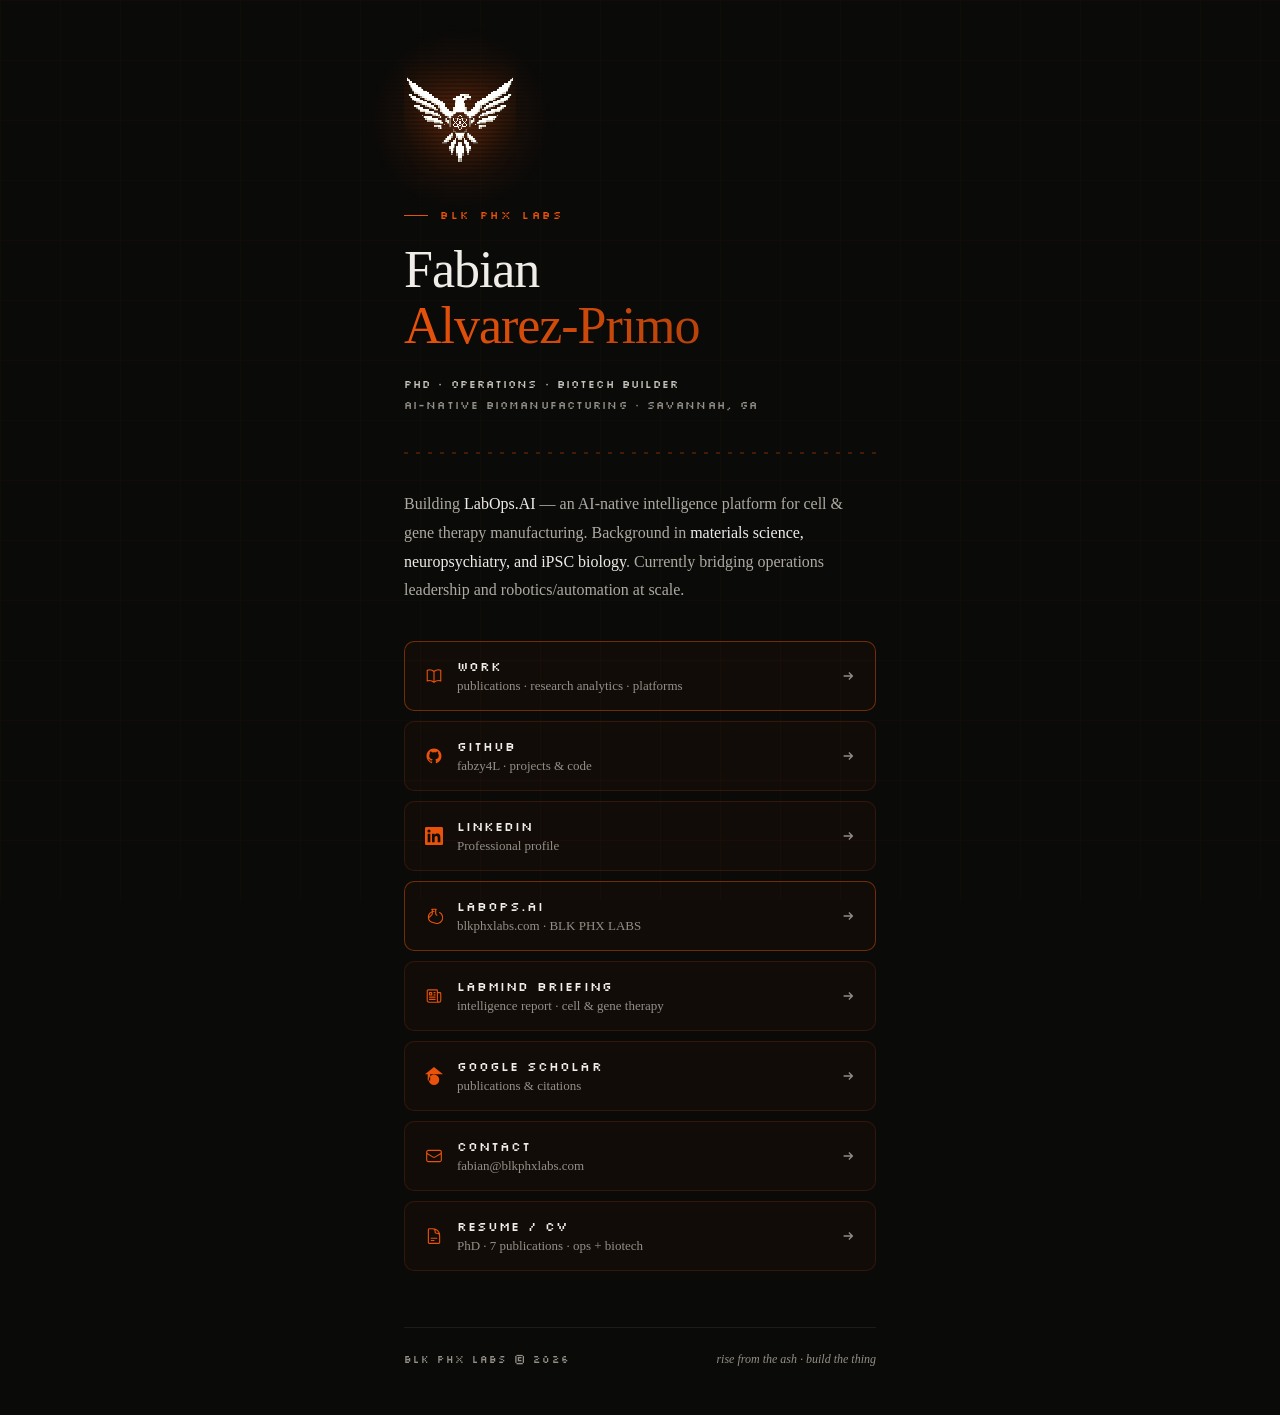
<file: index.html>
<!DOCTYPE html>
<html lang="en">
<head>
  <meta charset="UTF-8" />
  <meta name="viewport" content="width=device-width, initial-scale=1.0" />
  <title>Fabian Alvarez-Primo | BLK PHX LABS</title>
  <meta name="description" content="Fabian Alvarez-Primo, PhD. Building LabOps.AI, AI-native intelligence for cell and gene therapy manufacturing, at BLK PHX LABS." />
  <link rel="canonical" href="https://fabzy4l.github.io/" />
  <meta property="og:type" content="website" />
  <meta property="og:title" content="Fabian Alvarez-Primo | BLK PHX LABS" />
  <meta property="og:description" content="Building LabOps.AI, AI-native intelligence for cell and gene therapy manufacturing." />
  <meta property="og:url" content="https://fabzy4l.github.io/" />
  <meta property="og:image" content="https://fabzy4l.github.io/assets/og-labops.png" />
  <meta property="og:image:width" content="1200" />
  <meta property="og:image:height" content="630" />
  <meta name="twitter:card" content="summary_large_image" />
  <meta name="twitter:image" content="https://fabzy4l.github.io/assets/og-labops.png" />
  <meta name="theme-color" content="#0a0a09" />
  <link rel="icon" type="image/png" sizes="32x32" href="assets/favicon-32.png" />
  <link rel="apple-touch-icon" href="assets/apple-touch-icon.png" />
  <link rel="preload" href="assets/silkscreen-latin-400-normal.woff2" as="font" type="font/woff2" crossorigin />
  <!-- Matches the blkphxlabs.com visual system: Georgia body, Silkscreen pixel labels, 8-bit mark, faint ember grid. -->
  <style>
    @font-face { font-family: 'Silkscreen'; src: url('assets/silkscreen-latin-400-normal.woff2') format('woff2'); font-weight: 400; font-style: normal; font-display: swap; }

    :root {
      --bg: #0a0a09;
      --ink: #f0ede8;
      --text: #c8c4bc;
      --text-soft: #aeaaa2;   /* 8.6:1 on --bg */
      --text-muted: #948f87;  /* 6.2:1 on --bg */
      --accent: #e8520a;      /* 5.3:1 on --bg */
      --accent-line: rgba(232,82,10,0.15);
      --accent-wash: rgba(232,82,10,0.04);
      --hair: rgba(200,196,188,0.1);
      --pixel: 'Silkscreen', ui-monospace, monospace;
      --serif: Georgia, 'Times New Roman', serif;
    }

    *, *::before, *::after { box-sizing: border-box; margin: 0; padding: 0; }
    html { scroll-behavior: smooth; }
    body { background: var(--bg); color: var(--text); font-family: var(--serif); -webkit-font-smoothing: antialiased; min-height: 100vh; overflow-x: hidden; }
    a:focus-visible { outline: 2px solid var(--accent); outline-offset: 3px; }

    .grid-bg { position: fixed; inset: 0; pointer-events: none; z-index: 0; background-image: linear-gradient(rgba(232,82,10,0.03) 1px, transparent 1px), linear-gradient(90deg, rgba(232,82,10,0.03) 1px, transparent 1px); background-size: 60px 60px; }

    /* ── Layout ── */
    .container { max-width: 520px; margin: 0 auto; padding: 0 24px; position: relative; z-index: 1; }
    @media (max-width: 640px) { .container { padding: 0 16px; } }

    /* ── Header ── */
    header { padding-top: 64px; }
    .mark { position: relative; width: 112px; display: grid; place-items: center; margin-bottom: 2rem; }
    .mark-glow { position: absolute; width: 170%; aspect-ratio: 1; border-radius: 50%; background: radial-gradient(circle, rgba(232,82,10,0.28) 0%, rgba(232,82,10,0.08) 40%, transparent 68%); }
    /* CRT scanlines over the glow, kept faint so the mark stays crisp. */
    .mark-glow::after { content: ''; position: absolute; inset: 0; border-radius: 50%; background: repeating-linear-gradient(0deg, rgba(10,10,9,0.45) 0 2px, transparent 2px 4px); }
    .mark img { position: relative; display: block; width: 100%; height: auto; image-rendering: pixelated; filter: drop-shadow(0 0 22px rgba(232,82,10,0.35)); }
    .eyebrow { font-family: var(--pixel); font-size: 11px; letter-spacing: 0.24em; text-transform: uppercase; color: var(--accent); margin-bottom: 1.25rem; display: flex; align-items: center; gap: 0.75rem; text-decoration: none; }
    .eyebrow-line { width: 24px; height: 1px; background: var(--accent); flex-shrink: 0; }
    h1 { font-size: clamp(38px, 10vw, 52px); font-weight: 400; line-height: 1.08; color: var(--ink); letter-spacing: -0.02em; }
    .grad { background: linear-gradient(90deg, #e8520a, #b8430a); -webkit-background-clip: text; -webkit-text-fill-color: transparent; background-clip: text; }
    .title-line { font-family: var(--pixel); font-size: 11px; letter-spacing: 0.1em; text-transform: uppercase; color: var(--text-muted); line-height: 1.9; margin-top: 1.25rem; }
    .title-line em { color: var(--text); font-style: normal; }
    .nowrap { white-space: nowrap; }

    /* ── Divider ── */
    .divider { height: 2px; margin: 2.25rem 0; background: repeating-linear-gradient(90deg, rgba(232,82,10,0.25) 0 4px, transparent 4px 12px); }

    /* ── Bio ── */
    .bio { font-size: 16px; line-height: 1.8; color: var(--text-soft); margin-bottom: 2.25rem; }
    .bio strong { color: var(--ink); font-weight: 400; }

    /* ── Links ── */
    .links { display: flex; flex-direction: column; gap: 10px; margin-bottom: 3.5rem; }
    .link-card { display: flex; align-items: center; justify-content: space-between; gap: 1rem; padding: 16px 20px; border: 1px solid var(--accent-line); border-radius: 10px; background: var(--accent-wash); text-decoration: none; color: var(--text); transition: border-color 0.2s, background 0.2s, transform 0.2s; }
    .link-card:hover { border-color: rgba(232,82,10,0.5); background: rgba(232,82,10,0.08); transform: translateX(3px); }
    .link-card.primary { border-color: rgba(232,82,10,0.45); }
    .link-left { display: flex; align-items: center; gap: 14px; min-width: 0; }
    .link-icon { width: 18px; height: 18px; color: var(--accent); flex-shrink: 0; }
    .link-meta { display: flex; flex-direction: column; gap: 4px; min-width: 0; }
    .link-name { font-family: var(--pixel); font-size: 13px; letter-spacing: 0.08em; text-transform: uppercase; color: var(--ink); }
    .link-sub { font-size: 13px; color: var(--text-muted); }
    .link-arrow { width: 14px; height: 14px; color: var(--text-muted); flex-shrink: 0; transition: color 0.2s, transform 0.2s; }
    .link-card:hover .link-arrow { color: var(--accent); transform: translateX(3px); }

    /* ── Footer ── */
    footer { border-top: 1px solid var(--hair); padding: 24px 0 48px; display: flex; justify-content: space-between; align-items: center; gap: 1rem; flex-wrap: wrap; }
    .footer-brand { font-family: var(--pixel); font-size: 10px; letter-spacing: 0.14em; text-transform: uppercase; color: var(--text-muted); }
    .footer-tagline { font-size: 12px; font-style: italic; color: var(--text-muted); }

    /* ── Motion: the mark builds like a sprite loading, then the rest fades up in order. ── */
    @media (prefers-reduced-motion: no-preference) {
      .mark img { animation: build 0.9s steps(12) both; }
      .mark-glow { animation: fade 0.9s ease both; }
      .reveal, .link-card { animation: fadeUp 0.6s cubic-bezier(.2,.7,.2,1) both; animation-delay: calc(0.6s + var(--i, 0) * 0.07s); }
    }
    @keyframes build { from { clip-path: inset(100% 0 0 0); } to { clip-path: inset(0 0 0 0); } }
    @keyframes fade { from { opacity: 0; } to { opacity: 1; } }
    @keyframes fadeUp { from { opacity: 0; transform: translateY(16px); } to { opacity: 1; transform: translateY(0); } }

    @media (max-width: 400px) { header { padding-top: 48px; } .link-card { padding: 14px 16px; } }
  </style>
</head>
<body>

<div class="grid-bg" aria-hidden="true"></div>

<div class="container">

  <header>
    <div class="mark">
      <div class="mark-glow" aria-hidden="true"></div>
      <img src="assets/blkphx-mark-8bit.png" alt="BLK PHX LABS 8-bit phoenix" width="350" height="350" />
    </div>

    <a class="eyebrow reveal" style="--i:0" href="https://blkphxlabs.com/"><span class="eyebrow-line"></span>BLK PHX LABS</a>

    <h1 class="reveal" style="--i:1">Fabian<br /><span class="grad">Alvarez-Primo</span></h1>

    <p class="title-line reveal" style="--i:2">
      <em>PhD · Operations · Biotech Builder</em><br />
      AI-Native Biomanufacturing · <span class="nowrap">Savannah, GA</span>
    </p>
  </header>

  <div class="divider reveal" style="--i:3"></div>

  <p class="bio reveal" style="--i:3">
    Building <strong>LabOps.AI</strong> — an AI-native intelligence platform for cell &amp; gene therapy manufacturing.
    Background in <strong>materials science, neuropsychiatry, and iPSC biology</strong>.
    Currently bridging operations leadership and robotics/automation at scale.
  </p>

  <div class="links">

    <a href="./work/" class="link-card primary" style="--i:4">
      <div class="link-left">
        <svg class="link-icon" viewBox="0 0 24 24" fill="none" stroke="currentColor" stroke-width="1.5">
          <path stroke-linecap="round" stroke-linejoin="round" d="M12 6.042A8.967 8.967 0 006 3.75c-1.052 0-2.062.18-3 .512v14.25A8.987 8.987 0 016 18c2.305 0 4.408.867 6 2.292m0-14.25a8.966 8.966 0 016-2.292c1.052 0 2.062.18 3 .512v14.25A8.987 8.987 0 0018 18a8.967 8.967 0 00-6 2.292m0-14.25v14.25"/>
        </svg>
        <div class="link-meta">
          <span class="link-name">Work</span>
          <span class="link-sub">publications · research analytics · platforms</span>
        </div>
      </div>
      <svg class="link-arrow" viewBox="0 0 16 16" fill="none" stroke="currentColor" stroke-width="1.5">
        <path d="M3 8h10M9 4l4 4-4 4"/>
      </svg>
    </a>

    <a href="https://github.com/fabzy4L" target="_blank" rel="noopener" class="link-card" style="--i:4">
      <div class="link-left">
        <svg class="link-icon" viewBox="0 0 24 24" fill="currentColor">
          <path d="M12 2C6.477 2 2 6.484 2 12.017c0 4.425 2.865 8.18 6.839 9.504.5.092.682-.217.682-.483 0-.237-.008-.868-.013-1.703-2.782.605-3.369-1.343-3.369-1.343-.454-1.158-1.11-1.466-1.11-1.466-.908-.62.069-.608.069-.608 1.003.07 1.531 1.032 1.531 1.032.892 1.53 2.341 1.088 2.91.832.092-.647.35-1.088.636-1.338-2.22-.253-4.555-1.113-4.555-4.951 0-1.093.39-1.988 1.029-2.688-.103-.253-.446-1.272.098-2.65 0 0 .84-.27 2.75 1.026A9.564 9.564 0 0112 6.844c.85.004 1.705.115 2.504.337 1.909-1.296 2.747-1.027 2.747-1.027.546 1.379.202 2.398.1 2.651.64.7 1.028 1.595 1.028 2.688 0 3.848-2.339 4.695-4.566 4.943.359.309.678.92.678 1.855 0 1.338-.012 2.419-.012 2.747 0 .268.18.58.688.482A10.019 10.019 0 0022 12.017C22 6.484 17.522 2 12 2z"/>
        </svg>
        <div class="link-meta">
          <span class="link-name">GitHub</span>
          <span class="link-sub">fabzy4L · projects &amp; code</span>
        </div>
      </div>
      <svg class="link-arrow" viewBox="0 0 16 16" fill="none" stroke="currentColor" stroke-width="1.5">
        <path d="M3 8h10M9 4l4 4-4 4"/>
      </svg>
    </a>

    <a href="https://www.linkedin.com/in/fpalvarez23/" target="_blank" rel="noopener" class="link-card" style="--i:5">
      <div class="link-left">
        <svg class="link-icon" viewBox="0 0 24 24" fill="currentColor">
          <path d="M20.447 20.452h-3.554v-5.569c0-1.328-.027-3.037-1.852-3.037-1.853 0-2.136 1.445-2.136 2.939v5.667H9.351V9h3.414v1.561h.046c.477-.9 1.637-1.85 3.37-1.85 3.601 0 4.267 2.37 4.267 5.455v6.286zM5.337 7.433a2.062 2.062 0 01-2.063-2.065 2.064 2.064 0 112.063 2.065zm1.782 13.019H3.555V9h3.564v11.452zM22.225 0H1.771C.792 0 0 .774 0 1.729v20.542C0 23.227.792 24 1.771 24h20.451C23.2 24 24 23.227 24 22.271V1.729C24 .774 23.2 0 22.222 0h.003z"/>
        </svg>
        <div class="link-meta">
          <span class="link-name">LinkedIn</span>
          <span class="link-sub">Professional profile</span>
        </div>
      </div>
      <svg class="link-arrow" viewBox="0 0 16 16" fill="none" stroke="currentColor" stroke-width="1.5">
        <path d="M3 8h10M9 4l4 4-4 4"/>
      </svg>
    </a>

    <a href="https://blkphxlabs.com/" target="_blank" rel="noopener" class="link-card primary" style="--i:6">
      <div class="link-left">
        <svg class="link-icon" viewBox="0 0 24 24" fill="none" stroke="currentColor" stroke-width="1.5">
          <path stroke-linecap="round" stroke-linejoin="round" d="M9.75 3.104v5.714a2.25 2.25 0 01-.659 1.591L5 14.5M9.75 3.104c-.251.023-.501.05-.75.082m.75-.082a24.301 24.301 0 014.5 0m0 0v5.714a2.25 2.25 0 001.357 2.059l.177.088M14.25 3.104c.251.023.501.05.75.082M19.5 7.336A7.5 7.5 0 0112 21a7.5 7.5 0 01-7.5-7.5 7.5 7.5 0 017.5-7.5"/>
        </svg>
        <div class="link-meta">
          <span class="link-name">LabOps.AI</span>
          <span class="link-sub">blkphxlabs.com · BLK PHX LABS</span>
        </div>
      </div>
      <svg class="link-arrow" viewBox="0 0 16 16" fill="none" stroke="currentColor" stroke-width="1.5">
        <path d="M3 8h10M9 4l4 4-4 4"/>
      </svg>
    </a>

    <a href="https://blkphxlabs.com/briefing/" target="_blank" rel="noopener" class="link-card" style="--i:7">
      <div class="link-left">
        <svg class="link-icon" viewBox="0 0 24 24" fill="none" stroke="currentColor" stroke-width="1.5">
          <path stroke-linecap="round" stroke-linejoin="round" d="M12 7.5h1.5m-1.5 3h1.5m-7.5 3h7.5m-7.5 3h7.5m3-9h3.375c.621 0 1.125.504 1.125 1.125V18a2.25 2.25 0 01-2.25 2.25M16.5 7.5V18a2.25 2.25 0 002.25 2.25M16.5 7.5V4.875c0-.621-.504-1.125-1.125-1.125H4.125C3.504 3.75 3 4.254 3 4.875V18a2.25 2.25 0 002.25 2.25h13.5M6 7.5h3v3H6v-3z"/>
        </svg>
        <div class="link-meta">
          <span class="link-name">LabMind Briefing</span>
          <span class="link-sub">intelligence report · cell &amp; gene therapy</span>
        </div>
      </div>
      <svg class="link-arrow" viewBox="0 0 16 16" fill="none" stroke="currentColor" stroke-width="1.5">
        <path d="M3 8h10M9 4l4 4-4 4"/>
      </svg>
    </a>

    <a href="https://scholar.google.com/citations?user=R_O9xkkAAAAJ&hl=en" target="_blank" rel="noopener" class="link-card" style="--i:8">
      <div class="link-left">
        <svg class="link-icon" viewBox="0 0 24 24" fill="currentColor">
          <path d="M12 24a7 7 0 110-14 7 7 0 010 14zm0-24L0 9.5h3.6v8.4h3.3V9.5H24L12 0z"/>
        </svg>
        <div class="link-meta">
          <span class="link-name">Google Scholar</span>
          <span class="link-sub">publications &amp; citations</span>
        </div>
      </div>
      <svg class="link-arrow" viewBox="0 0 16 16" fill="none" stroke="currentColor" stroke-width="1.5">
        <path d="M3 8h10M9 4l4 4-4 4"/>
      </svg>
    </a>

    <a href="mailto:fabian@blkphxlabs.com" class="link-card" style="--i:9">
      <div class="link-left">
        <svg class="link-icon" viewBox="0 0 24 24" fill="none" stroke="currentColor" stroke-width="1.5">
          <path stroke-linecap="round" stroke-linejoin="round" d="M21.75 6.75v10.5a2.25 2.25 0 01-2.25 2.25h-15a2.25 2.25 0 01-2.25-2.25V6.75m19.5 0A2.25 2.25 0 0019.5 4.5h-15a2.25 2.25 0 00-2.25 2.25m19.5 0v.243a2.25 2.25 0 01-1.07 1.916l-7.5 4.615a2.25 2.25 0 01-2.36 0L3.32 8.91a2.25 2.25 0 01-1.07-1.916V6.75"/>
        </svg>
        <div class="link-meta">
          <span class="link-name">Contact</span>
          <span class="link-sub">fabian@blkphxlabs.com</span>
        </div>
      </div>
      <svg class="link-arrow" viewBox="0 0 16 16" fill="none" stroke="currentColor" stroke-width="1.5">
        <path d="M3 8h10M9 4l4 4-4 4"/>
      </svg>
    </a>

    <a href="./cv.html" target="_blank" rel="noopener" class="link-card" style="--i:10" id="resume-link">
      <div class="link-left">
        <svg class="link-icon" viewBox="0 0 24 24" fill="none" stroke="currentColor" stroke-width="1.5">
          <path stroke-linecap="round" stroke-linejoin="round" d="M19.5 14.25v-2.625a3.375 3.375 0 00-3.375-3.375h-1.5A1.125 1.125 0 0113.5 7.125v-1.5a3.375 3.375 0 00-3.375-3.375H8.25m0 12.75h7.5m-7.5 3H12M10.5 2.25H5.625c-.621 0-1.125.504-1.125 1.125v17.25c0 .621.504 1.125 1.125 1.125h12.75c.621 0 1.125-.504 1.125-1.125V11.25a9 9 0 00-9-9z"/>
        </svg>
        <div class="link-meta">
          <span class="link-name">Resume / CV</span>
          <span class="link-sub">PhD · 7 publications · ops + biotech</span>
        </div>
      </div>
      <svg class="link-arrow" viewBox="0 0 16 16" fill="none" stroke="currentColor" stroke-width="1.5">
        <path d="M3 8h10M9 4l4 4-4 4"/>
      </svg>
    </a>

  </div>

  <footer class="reveal" style="--i:11">
    <span class="footer-brand">BLK PHX LABS © 2026</span>
    <span class="footer-tagline">rise from the ash · build the thing</span>
  </footer>

</div>

</body>
</html>
</file>
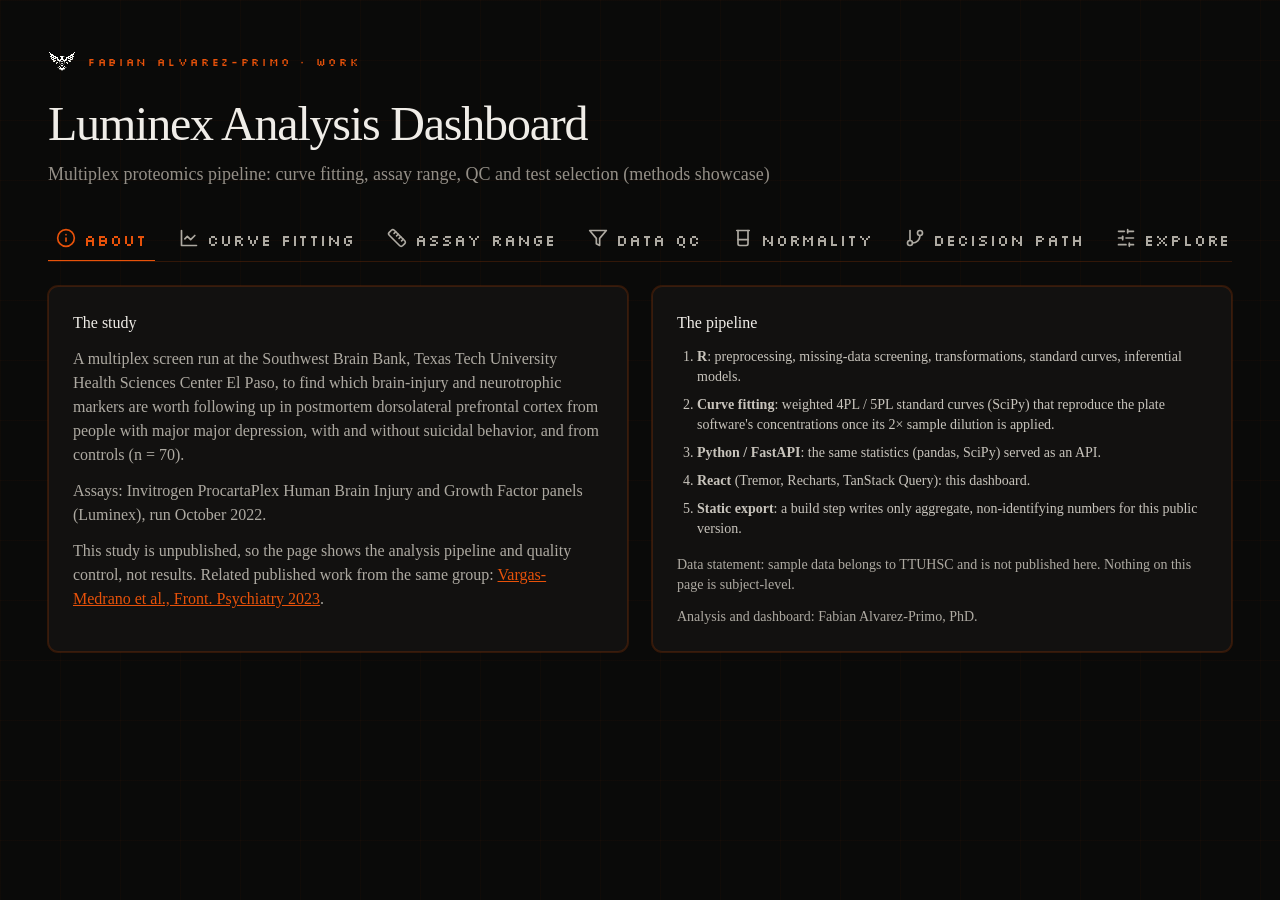
<file: luminex/index.html>
<!DOCTYPE html>
<html lang="en">
  <head>
    <meta charset="UTF-8" />
    <link rel="icon" href="data:image/svg+xml,%3Csvg xmlns='http://www.w3.org/2000/svg' viewBox='0 0 32 32'%3E%3Ccircle cx='16' cy='16' r='14' fill='%236366f1'/%3E%3C/svg%3E" />
    <meta name="description" content="Luminex multiplex proteomics pipeline: standard curves, QC and normality testing. Methods showcase by Fabian Alvarez-Primo, PhD." />
    <meta name="viewport" content="width=device-width, initial-scale=1.0" />
    <title>Luminex Analysis Dashboard</title>
    <script type="module" crossorigin src="/luminex/assets/index-I3ITBWeU.js"></script>
    <link rel="stylesheet" crossorigin href="/luminex/assets/index-CnsShxdu.css">
  </head>
  <body>
    <div id="root"></div>
  </body>
</html>
</file>
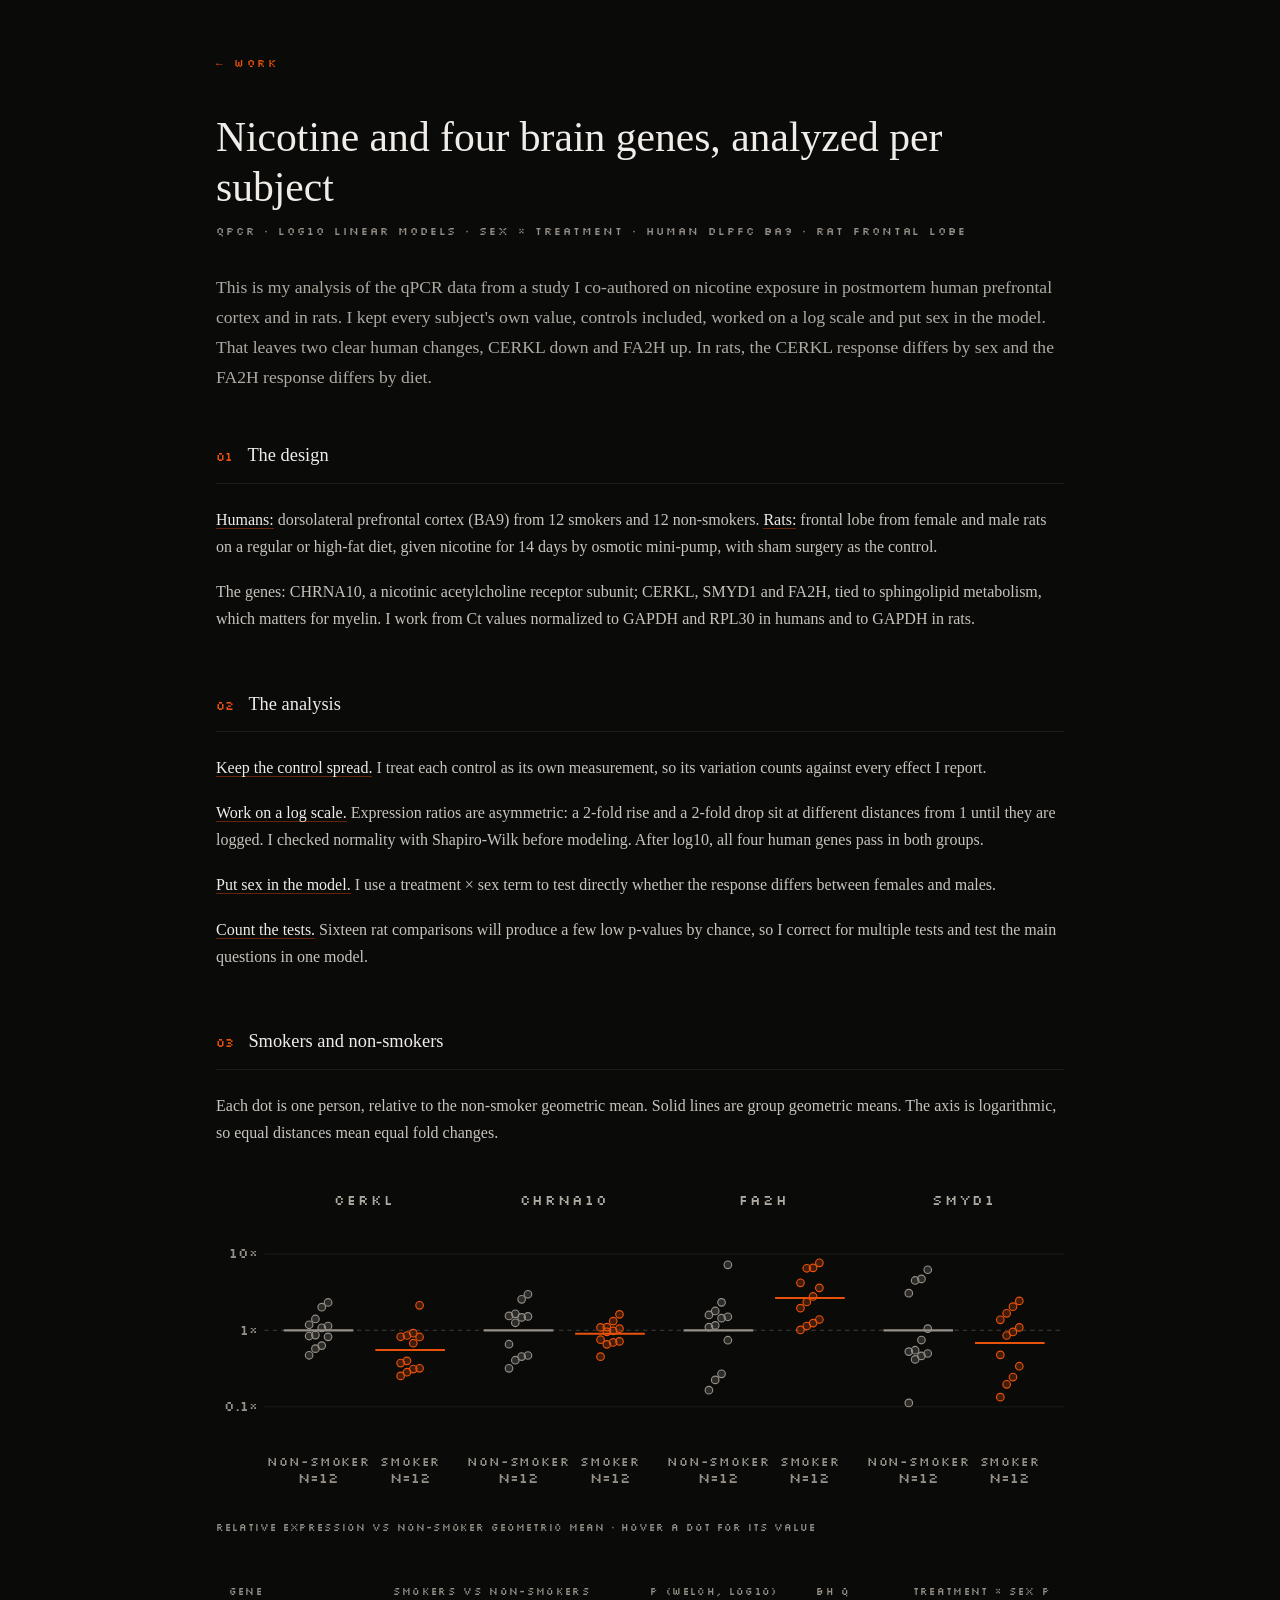
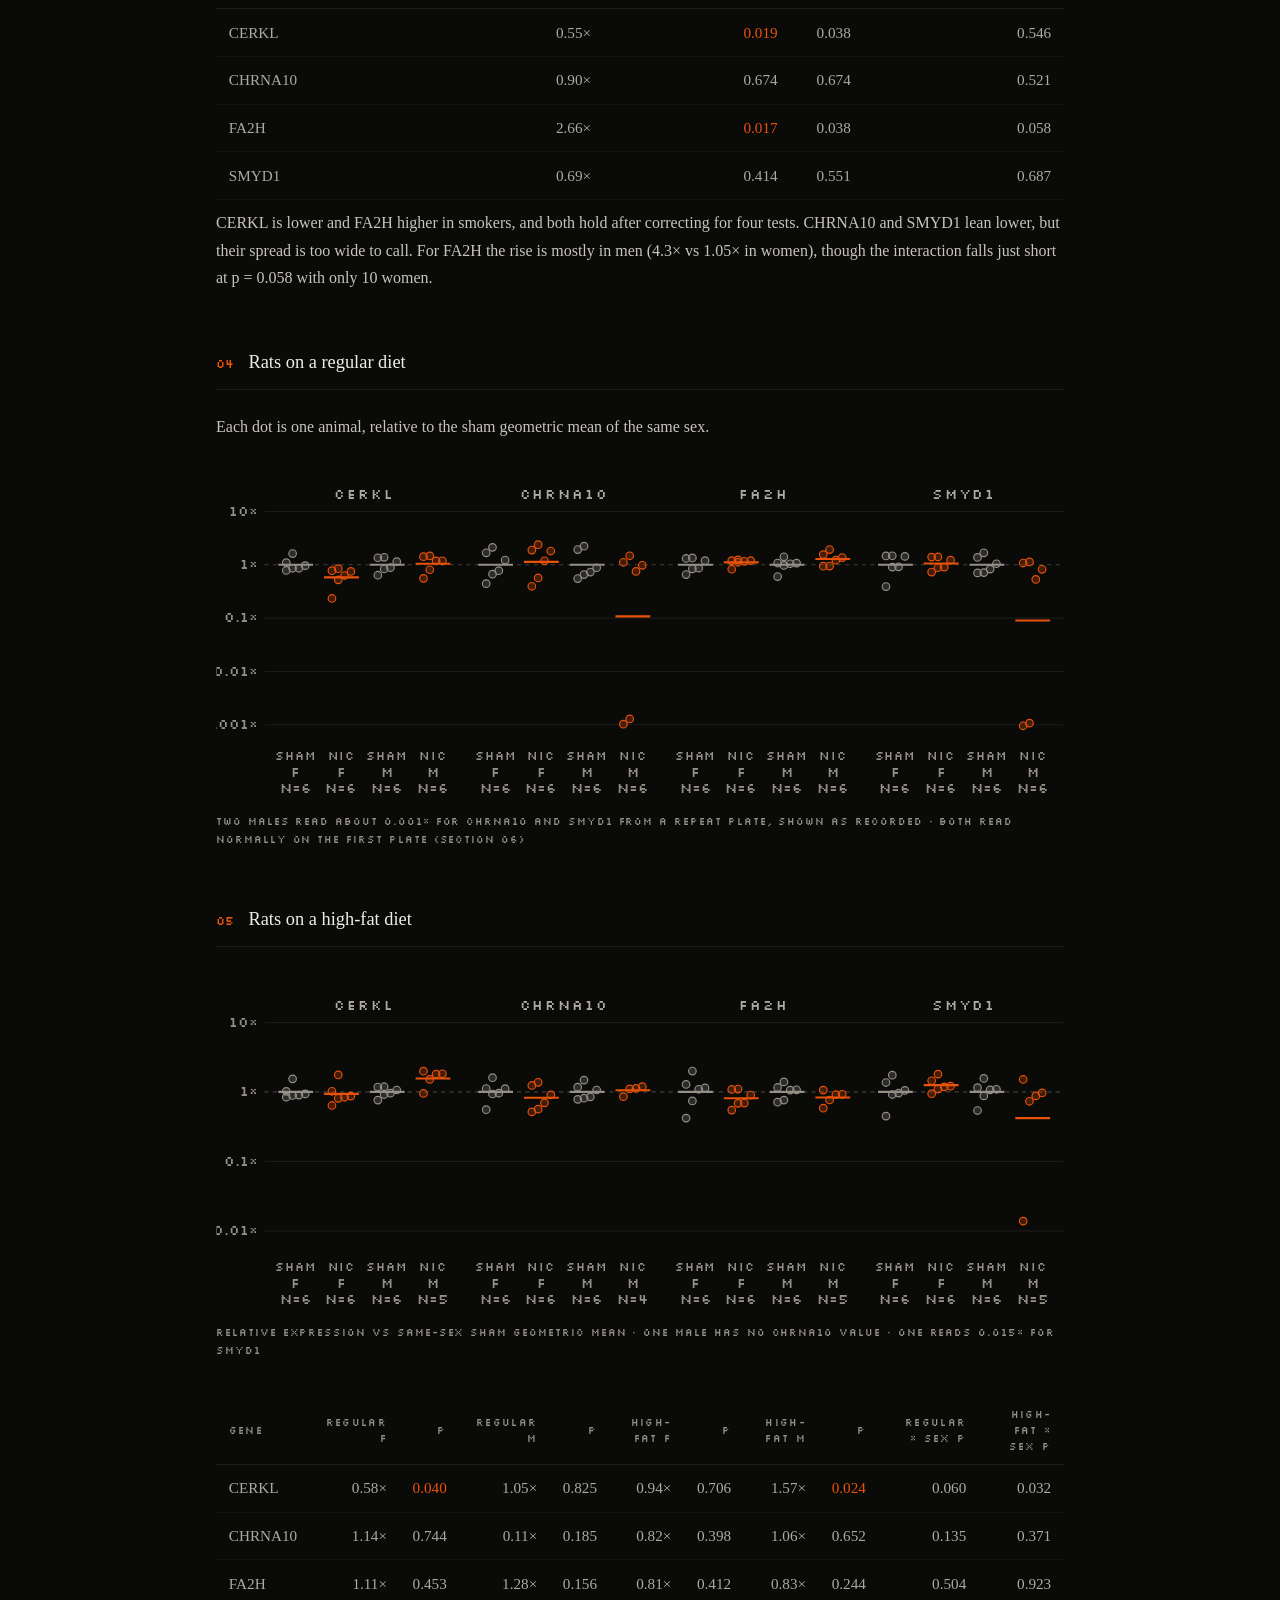
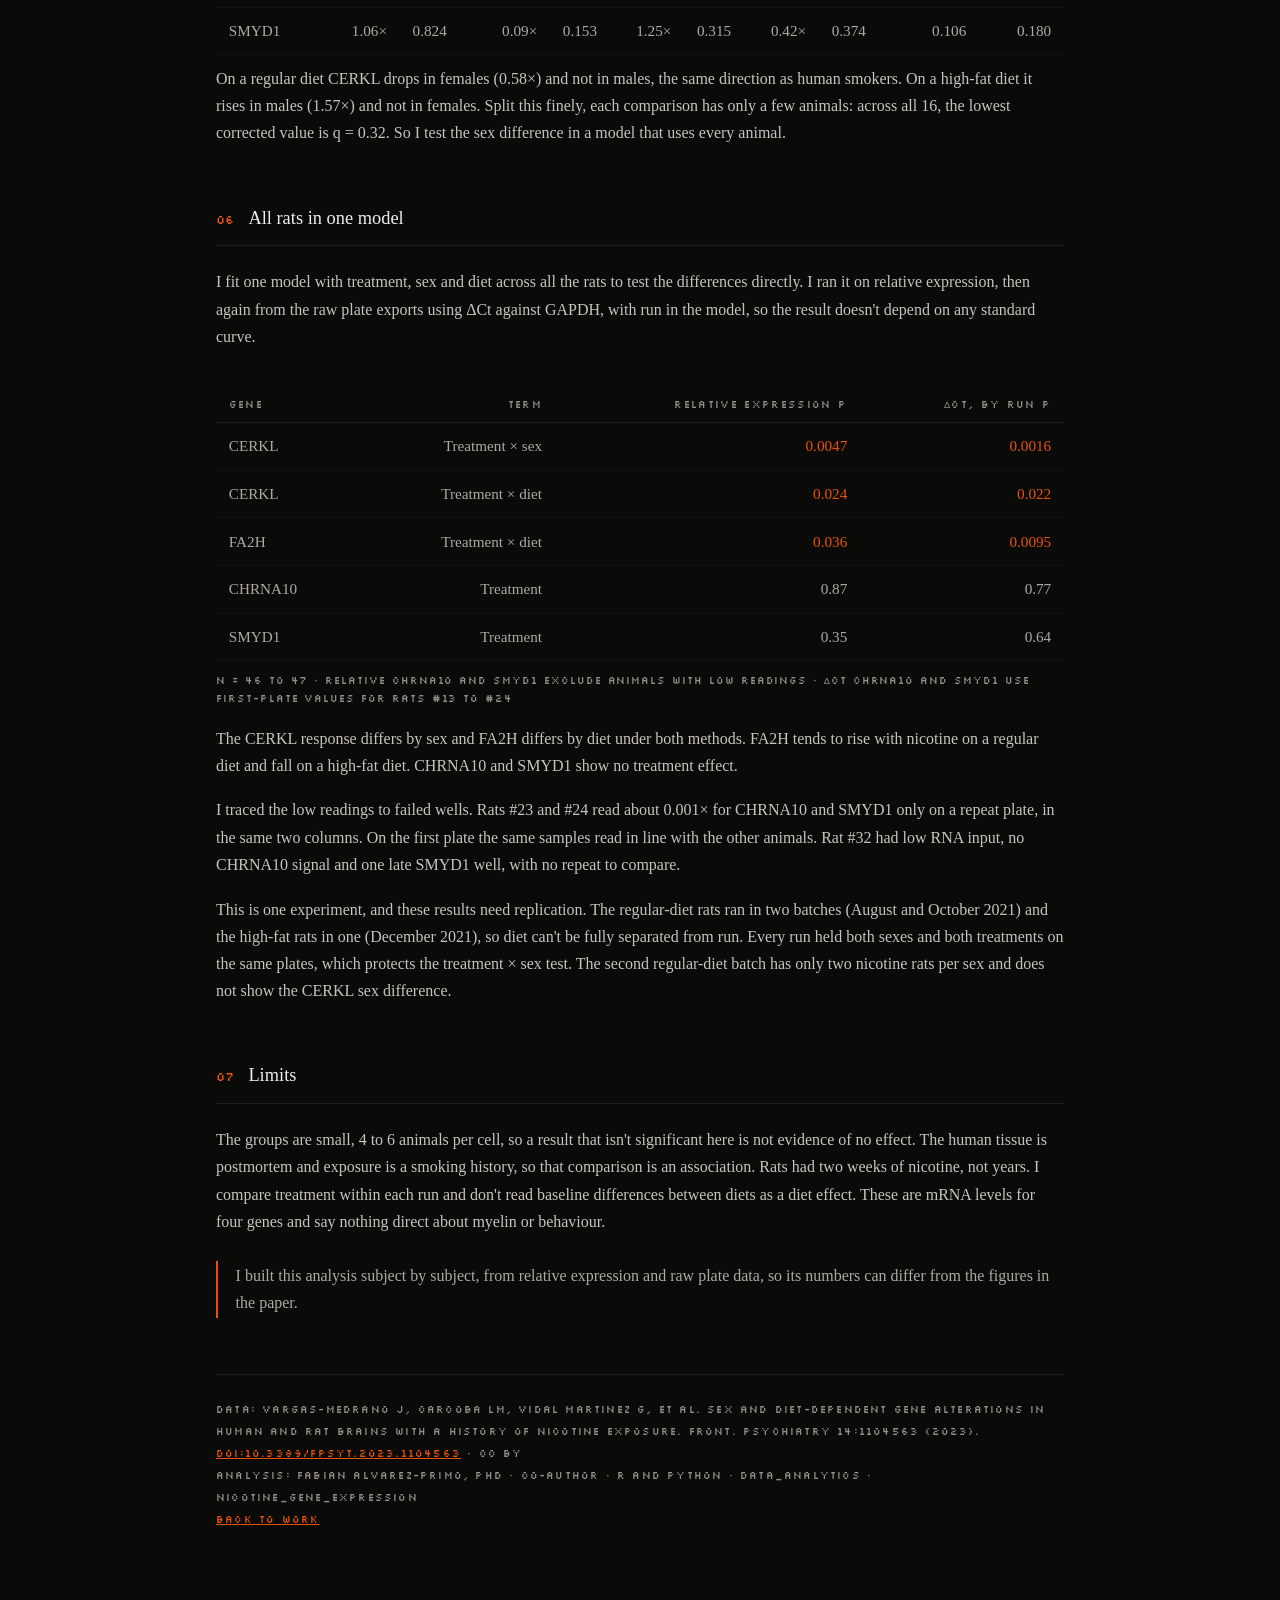
<file: nicotine/index.html>
<!DOCTYPE html>
<html lang="en">
<head>
<meta charset="UTF-8" />
<meta name="viewport" content="width=device-width, initial-scale=1.0" />
<title>Nicotine · per-subject qPCR analysis</title>
<meta name="description" content="Per-subject analysis of qPCR data on nicotine exposure in human and rat brain: log10 models, control spread kept, sex in the model. Fabian Alvarez-Primo, PhD." />
<link rel="icon" href="data:image/svg+xml,%3Csvg xmlns='http://www.w3.org/2000/svg' viewBox='0 0 32 32'%3E%3Ccircle cx='16' cy='16' r='13' fill='none' stroke='%23e8520a' stroke-width='3'/%3E%3C/svg%3E" />
<style>
  @font-face { font-family: 'Silkscreen'; src: url('../assets/silkscreen-latin-400-normal.woff2') format('woff2'); font-weight: 400; font-style: normal; font-display: swap; }
  :root {
    --bg: #0a0a09;
    --ink: #f0ede8;
    --text: #c8c4bc;
    --text-soft: #aeaaa2;
    --text-muted: #948f87;
    --accent: #e8520a;
    --hair: rgba(200,196,188,0.1);
    --pixel: 'Silkscreen', ui-monospace, monospace;
    --serif: Georgia, 'Times New Roman', serif;
  }
  * { box-sizing: border-box; }
  body {
    background: var(--bg); color: var(--text); font-family: var(--serif);
    -webkit-font-smoothing: antialiased; margin: 0; line-height: 1.7;
    overflow-x: hidden;
  }
  .wrap { max-width: 880px; margin: 0 auto; padding: 3rem 16px 5rem; }
  .back {
    display: inline-flex; gap: 0.7rem; font-family: var(--pixel); font-size: 11px;
    letter-spacing: 0.24em; text-transform: uppercase; color: var(--accent);
    text-decoration: none; margin-bottom: 2.5rem;
  }
  h1 { font-size: clamp(1.8rem, 5vw, 2.6rem); color: var(--ink); margin: 0 0 0.6rem; line-height: 1.2; font-weight: normal; }
  .sub { font-family: var(--pixel); font-size: 11px; letter-spacing: 0.18em; text-transform: uppercase; color: var(--text-muted); margin-bottom: 2rem; }
  .lede { font-size: 1.1rem; color: var(--text-soft); margin-bottom: 3rem; }
  section { margin-bottom: 3.5rem; }
  .s-head { display: flex; align-items: baseline; gap: 0.9rem; border-bottom: 1px solid var(--hair); padding-bottom: 0.7rem; margin-bottom: 1.4rem; }
  .s-num { font-family: var(--pixel); font-size: 12px; color: var(--accent); }
  h2 { font-size: 1.15rem; color: var(--ink); margin: 0; font-weight: normal; }
  p { margin: 0 0 1.1rem; }
  strong { color: var(--ink); font-weight: normal; border-bottom: 1px solid rgba(232,82,10,0.4); }
  /* The viewBox scales the whole drawing, labels included, so on a narrow screen
     the plot scrolls sideways at a legible size instead of shrinking to 5px type. */
  .plot { width: 100%; min-width: 680px; height: auto; display: block; margin: 1.5rem 0 0.5rem; }
  .plot text { font-family: var(--pixel); fill: var(--text-muted); }
  .plot .ax  { font-size: 13px; }
  .plot .ttl { font-size: 13px; fill: var(--text-soft); letter-spacing: 0.14em; }
  .plot .col { font-size: 13px; letter-spacing: 0.1em; }
  .plot .col { font-size: 11px; letter-spacing: 0.08em; }
  .plot .val { font-size: 15px; fill: var(--ink); font-family: var(--serif); }
  .plot .gap { font-size: 15px; fill: var(--accent); font-family: var(--serif); }
  .cap { font-family: var(--pixel); font-size: 9.5px; letter-spacing: 0.1em; text-transform: uppercase; color: var(--text-muted); line-height: 1.9; }
  .scroller { overflow-x: auto; -webkit-overflow-scrolling: touch; }
  table { border-collapse: collapse; width: 100%; min-width: 440px; margin: 1.2rem 0 0.6rem; font-size: 0.95rem; }
  th { font-family: var(--pixel); font-size: 9.5px; letter-spacing: 0.14em; text-transform: uppercase; color: var(--text-muted); text-align: right; font-weight: normal; padding: 0.6rem 0.8rem; border-bottom: 1px solid var(--hair); }
  th:first-child, td:first-child { text-align: left; }
  td { padding: 0.65rem 0.8rem; text-align: right; border-bottom: 1px solid rgba(200,196,188,0.05); color: var(--text-soft); }
  td.hi { color: var(--accent); }
  .fig { display: grid; grid-template-columns: 1fr 1fr; gap: 10px; margin: 1.5rem 0 0.5rem; }
  .fig img { width: 100%; height: auto; display: block; border: 1px solid var(--hair); }
  @media (max-width: 560px) { .fig { grid-template-columns: 1fr; } }
  .note { border-left: 2px solid var(--accent); padding: 0.1rem 0 0.1rem 1.1rem; margin: 1.6rem 0; color: var(--text-soft); }
  footer { border-top: 1px solid var(--hair); padding-top: 1.5rem; font-family: var(--pixel); font-size: 10px; letter-spacing: 0.12em; text-transform: uppercase; color: var(--text-muted); line-height: 2.2; }
  a { color: var(--accent); }
</style>
</head>
<body>
<div class="wrap">

  <a class="back" href="../work/">&larr; Work</a>

  <h1>Nicotine and four brain genes, analyzed per subject</h1>
  <div class="sub">qPCR · log10 linear models · sex × treatment · human dlPFC BA9 · rat frontal lobe</div>

  <p class="lede">
    This is my analysis of the qPCR data from a study I co-authored on nicotine exposure in
    postmortem human prefrontal cortex and in rats. I kept every subject's own value, controls
    included, worked on a log scale and put sex in the model. That leaves two clear human changes,
    CERKL down and FA2H up. In rats, the CERKL response differs by sex and the FA2H response differs
    by diet.
  </p>

  <section>
    <div class="s-head"><span class="s-num">01</span><h2>The design</h2></div>
    <p>
      <strong>Humans:</strong> dorsolateral prefrontal cortex (BA9) from 12 smokers and 12
      non-smokers. <strong>Rats:</strong> frontal lobe from female and male rats on a regular or
      high-fat diet, given nicotine for 14 days by osmotic mini-pump, with sham surgery as the
      control.
    </p>
    <p>
      The genes: CHRNA10, a nicotinic acetylcholine receptor subunit; CERKL, SMYD1 and FA2H, tied
      to sphingolipid metabolism, which matters for myelin. I work from Ct values normalized to GAPDH
      and RPL30 in humans and to GAPDH in rats.
    </p>
  </section>

  <section>
    <div class="s-head"><span class="s-num">02</span><h2>The analysis</h2></div>
    <p>
      <strong>Keep the control spread.</strong> I treat each control as its own measurement, so its
      variation counts against every effect I report.
    </p>
    <p>
      <strong>Work on a log scale.</strong> Expression ratios are asymmetric: a 2-fold rise and a
      2-fold drop sit at different distances from 1 until they are logged. I checked normality with
      Shapiro-Wilk before modeling. After log10, all four human genes pass in both groups.
    </p>
    <p>
      <strong>Put sex in the model.</strong> I use a treatment × sex term to test directly whether the
      response differs between females and males.
    </p>
    <p>
      <strong>Count the tests.</strong> Sixteen rat comparisons will produce a few low p-values by
      chance, so I correct for multiple tests and test the main questions in one model.
    </p>
  </section>

  <section>
    <div class="s-head"><span class="s-num">03</span><h2>Smokers and non-smokers</h2></div>
    <p>
      Each dot is one person, relative to the non-smoker geometric mean. Solid lines are group
      geometric means. The axis is logarithmic, so equal distances mean equal fold changes.
    </p>
<div class="scroller"><svg viewBox="0 0 806 306" xmlns="http://www.w3.org/2000/svg" class="plot" role="img" aria-label="Relative expression in smokers and non-smokers for four genes, one dot per person">
<line x1="46" y1="208.0" x2="806" y2="208.0" stroke="rgba(200,196,188,0.08)"/>
<text x="40" y="212.0" text-anchor="end" class="ax">0.1×</text>
<line x1="46" y1="135.3" x2="806" y2="135.3" stroke="rgba(200,196,188,0.28)" stroke-dasharray="4 4"/>
<text x="40" y="139.3" text-anchor="end" class="ax">1×</text>
<line x1="46" y1="62.7" x2="806" y2="62.7" stroke="rgba(200,196,188,0.08)"/>
<text x="40" y="66.7" text-anchor="end" class="ax">10×</text>
<text x="141.0" y="16" text-anchor="middle" class="ttl">CERKL</text>
<circle cx="88.5" cy="159.0" r="3.6" fill="#948f87" fill-opacity="0.25" stroke="#948f87" stroke-width="1.1"><title>CERKL · NON-SMOKER n=12: 0.472× control</title></circle>
<circle cx="94.5" cy="152.7" r="3.6" fill="#948f87" fill-opacity="0.25" stroke="#948f87" stroke-width="1.1"><title>CERKL · NON-SMOKER n=12: 0.578× control</title></circle>
<circle cx="100.5" cy="149.8" r="3.6" fill="#948f87" fill-opacity="0.25" stroke="#948f87" stroke-width="1.1"><title>CERKL · NON-SMOKER n=12: 0.632× control</title></circle>
<circle cx="106.5" cy="141.5" r="3.6" fill="#948f87" fill-opacity="0.25" stroke="#948f87" stroke-width="1.1"><title>CERKL · NON-SMOKER n=12: 0.822× control</title></circle>
<circle cx="88.5" cy="140.7" r="3.6" fill="#948f87" fill-opacity="0.25" stroke="#948f87" stroke-width="1.1"><title>CERKL · NON-SMOKER n=12: 0.845× control</title></circle>
<circle cx="94.5" cy="139.8" r="3.6" fill="#948f87" fill-opacity="0.25" stroke="#948f87" stroke-width="1.1"><title>CERKL · NON-SMOKER n=12: 0.869× control</title></circle>
<circle cx="100.5" cy="132.9" r="3.6" fill="#948f87" fill-opacity="0.25" stroke="#948f87" stroke-width="1.1"><title>CERKL · NON-SMOKER n=12: 1.080× control</title></circle>
<circle cx="106.5" cy="131.2" r="3.6" fill="#948f87" fill-opacity="0.25" stroke="#948f87" stroke-width="1.1"><title>CERKL · NON-SMOKER n=12: 1.139× control</title></circle>
<circle cx="88.5" cy="130.0" r="3.6" fill="#948f87" fill-opacity="0.25" stroke="#948f87" stroke-width="1.1"><title>CERKL · NON-SMOKER n=12: 1.186× control</title></circle>
<circle cx="94.5" cy="124.5" r="3.6" fill="#948f87" fill-opacity="0.25" stroke="#948f87" stroke-width="1.1"><title>CERKL · NON-SMOKER n=12: 1.411× control</title></circle>
<circle cx="100.5" cy="113.3" r="3.6" fill="#948f87" fill-opacity="0.25" stroke="#948f87" stroke-width="1.1"><title>CERKL · NON-SMOKER n=12: 2.013× control</title></circle>
<circle cx="106.5" cy="108.8" r="3.6" fill="#948f87" fill-opacity="0.25" stroke="#948f87" stroke-width="1.1"><title>CERKL · NON-SMOKER n=12: 2.318× control</title></circle>
<line x1="64.4" y1="135.3" x2="130.6" y2="135.3" stroke="#948f87" stroke-width="2"/>
<text x="97.5" y="264" text-anchor="middle" class="col" fill="#948f87">NON-SMOKER</text>
<text x="97.5" y="280" text-anchor="middle" class="ax">n=12</text>
<circle cx="175.5" cy="178.6" r="3.6" fill="#e8520a" fill-opacity="0.25" stroke="#e8520a" stroke-width="1.1"><title>CERKL · SMOKER n=12: 0.254× control</title></circle>
<circle cx="181.5" cy="175.1" r="3.6" fill="#e8520a" fill-opacity="0.25" stroke="#e8520a" stroke-width="1.1"><title>CERKL · SMOKER n=12: 0.284× control</title></circle>
<circle cx="187.5" cy="172.1" r="3.6" fill="#e8520a" fill-opacity="0.25" stroke="#e8520a" stroke-width="1.1"><title>CERKL · SMOKER n=12: 0.312× control</title></circle>
<circle cx="193.5" cy="171.4" r="3.6" fill="#e8520a" fill-opacity="0.25" stroke="#e8520a" stroke-width="1.1"><title>CERKL · SMOKER n=12: 0.319× control</title></circle>
<circle cx="175.5" cy="166.4" r="3.6" fill="#e8520a" fill-opacity="0.25" stroke="#e8520a" stroke-width="1.1"><title>CERKL · SMOKER n=12: 0.373× control</title></circle>
<circle cx="181.5" cy="164.3" r="3.6" fill="#e8520a" fill-opacity="0.25" stroke="#e8520a" stroke-width="1.1"><title>CERKL · SMOKER n=12: 0.399× control</title></circle>
<circle cx="187.5" cy="147.5" r="3.6" fill="#e8520a" fill-opacity="0.25" stroke="#e8520a" stroke-width="1.1"><title>CERKL · SMOKER n=12: 0.680× control</title></circle>
<circle cx="193.5" cy="141.6" r="3.6" fill="#e8520a" fill-opacity="0.25" stroke="#e8520a" stroke-width="1.1"><title>CERKL · SMOKER n=12: 0.821× control</title></circle>
<circle cx="175.5" cy="141.4" r="3.6" fill="#e8520a" fill-opacity="0.25" stroke="#e8520a" stroke-width="1.1"><title>CERKL · SMOKER n=12: 0.826× control</title></circle>
<circle cx="181.5" cy="140.2" r="3.6" fill="#e8520a" fill-opacity="0.25" stroke="#e8520a" stroke-width="1.1"><title>CERKL · SMOKER n=12: 0.857× control</title></circle>
<circle cx="187.5" cy="138.0" r="3.6" fill="#e8520a" fill-opacity="0.25" stroke="#e8520a" stroke-width="1.1"><title>CERKL · SMOKER n=12: 0.920× control</title></circle>
<circle cx="193.5" cy="111.5" r="3.6" fill="#e8520a" fill-opacity="0.25" stroke="#e8520a" stroke-width="1.1"><title>CERKL · SMOKER n=12: 2.127× control</title></circle>
<line x1="151.4" y1="154.0" x2="217.6" y2="154.0" stroke="#e8520a" stroke-width="2"/>
<text x="184.5" y="264" text-anchor="middle" class="col" fill="#e8520a">SMOKER</text>
<text x="184.5" y="280" text-anchor="middle" class="ax">n=12</text>
<text x="331.0" y="16" text-anchor="middle" class="ttl">CHRNA10</text>
<circle cx="278.5" cy="171.4" r="3.6" fill="#948f87" fill-opacity="0.25" stroke="#948f87" stroke-width="1.1"><title>CHRNA10 · NON-SMOKER n=12: 0.319× control</title></circle>
<circle cx="284.5" cy="163.7" r="3.6" fill="#948f87" fill-opacity="0.25" stroke="#948f87" stroke-width="1.1"><title>CHRNA10 · NON-SMOKER n=12: 0.407× control</title></circle>
<circle cx="290.5" cy="160.2" r="3.6" fill="#948f87" fill-opacity="0.25" stroke="#948f87" stroke-width="1.1"><title>CHRNA10 · NON-SMOKER n=12: 0.455× control</title></circle>
<circle cx="296.5" cy="159.2" r="3.6" fill="#948f87" fill-opacity="0.25" stroke="#948f87" stroke-width="1.1"><title>CHRNA10 · NON-SMOKER n=12: 0.470× control</title></circle>
<circle cx="278.5" cy="148.5" r="3.6" fill="#948f87" fill-opacity="0.25" stroke="#948f87" stroke-width="1.1"><title>CHRNA10 · NON-SMOKER n=12: 0.659× control</title></circle>
<circle cx="284.5" cy="128.1" r="3.6" fill="#948f87" fill-opacity="0.25" stroke="#948f87" stroke-width="1.1"><title>CHRNA10 · NON-SMOKER n=12: 1.257× control</title></circle>
<circle cx="290.5" cy="123.0" r="3.6" fill="#948f87" fill-opacity="0.25" stroke="#948f87" stroke-width="1.1"><title>CHRNA10 · NON-SMOKER n=12: 1.480× control</title></circle>
<circle cx="296.5" cy="122.1" r="3.6" fill="#948f87" fill-opacity="0.25" stroke="#948f87" stroke-width="1.1"><title>CHRNA10 · NON-SMOKER n=12: 1.523× control</title></circle>
<circle cx="278.5" cy="121.6" r="3.6" fill="#948f87" fill-opacity="0.25" stroke="#948f87" stroke-width="1.1"><title>CHRNA10 · NON-SMOKER n=12: 1.548× control</title></circle>
<circle cx="284.5" cy="119.6" r="3.6" fill="#948f87" fill-opacity="0.25" stroke="#948f87" stroke-width="1.1"><title>CHRNA10 · NON-SMOKER n=12: 1.646× control</title></circle>
<circle cx="290.5" cy="105.8" r="3.6" fill="#948f87" fill-opacity="0.25" stroke="#948f87" stroke-width="1.1"><title>CHRNA10 · NON-SMOKER n=12: 2.550× control</title></circle>
<circle cx="296.5" cy="101.0" r="3.6" fill="#948f87" fill-opacity="0.25" stroke="#948f87" stroke-width="1.1"><title>CHRNA10 · NON-SMOKER n=12: 2.969× control</title></circle>
<line x1="254.4" y1="135.3" x2="320.6" y2="135.3" stroke="#948f87" stroke-width="2"/>
<text x="287.5" y="264" text-anchor="middle" class="col" fill="#948f87">NON-SMOKER</text>
<text x="287.5" y="280" text-anchor="middle" class="ax">n=12</text>
<circle cx="365.5" cy="160.3" r="3.6" fill="#e8520a" fill-opacity="0.25" stroke="#e8520a" stroke-width="1.1"><title>CHRNA10 · SMOKER n=12: 0.454× control</title></circle>
<circle cx="371.5" cy="148.6" r="3.6" fill="#e8520a" fill-opacity="0.25" stroke="#e8520a" stroke-width="1.1"><title>CHRNA10 · SMOKER n=12: 0.656× control</title></circle>
<circle cx="377.5" cy="146.8" r="3.6" fill="#e8520a" fill-opacity="0.25" stroke="#e8520a" stroke-width="1.1"><title>CHRNA10 · SMOKER n=12: 0.695× control</title></circle>
<circle cx="383.5" cy="145.8" r="3.6" fill="#e8520a" fill-opacity="0.25" stroke="#e8520a" stroke-width="1.1"><title>CHRNA10 · SMOKER n=12: 0.719× control</title></circle>
<circle cx="365.5" cy="144.2" r="3.6" fill="#e8520a" fill-opacity="0.25" stroke="#e8520a" stroke-width="1.1"><title>CHRNA10 · SMOKER n=12: 0.755× control</title></circle>
<circle cx="371.5" cy="136.7" r="3.6" fill="#e8520a" fill-opacity="0.25" stroke="#e8520a" stroke-width="1.1"><title>CHRNA10 · SMOKER n=12: 0.958× control</title></circle>
<circle cx="377.5" cy="135.8" r="3.6" fill="#e8520a" fill-opacity="0.25" stroke="#e8520a" stroke-width="1.1"><title>CHRNA10 · SMOKER n=12: 0.984× control</title></circle>
<circle cx="383.5" cy="133.7" r="3.6" fill="#e8520a" fill-opacity="0.25" stroke="#e8520a" stroke-width="1.1"><title>CHRNA10 · SMOKER n=12: 1.054× control</title></circle>
<circle cx="365.5" cy="132.5" r="3.6" fill="#e8520a" fill-opacity="0.25" stroke="#e8520a" stroke-width="1.1"><title>CHRNA10 · SMOKER n=12: 1.093× control</title></circle>
<circle cx="371.5" cy="132.2" r="3.6" fill="#e8520a" fill-opacity="0.25" stroke="#e8520a" stroke-width="1.1"><title>CHRNA10 · SMOKER n=12: 1.104× control</title></circle>
<circle cx="377.5" cy="126.5" r="3.6" fill="#e8520a" fill-opacity="0.25" stroke="#e8520a" stroke-width="1.1"><title>CHRNA10 · SMOKER n=12: 1.322× control</title></circle>
<circle cx="383.5" cy="120.1" r="3.6" fill="#e8520a" fill-opacity="0.25" stroke="#e8520a" stroke-width="1.1"><title>CHRNA10 · SMOKER n=12: 1.621× control</title></circle>
<line x1="341.4" y1="138.6" x2="407.6" y2="138.6" stroke="#e8520a" stroke-width="2"/>
<text x="374.5" y="264" text-anchor="middle" class="col" fill="#e8520a">SMOKER</text>
<text x="374.5" y="280" text-anchor="middle" class="ax">n=12</text>
<text x="521.0" y="16" text-anchor="middle" class="ttl">FA2H</text>
<circle cx="468.5" cy="192.2" r="3.6" fill="#948f87" fill-opacity="0.25" stroke="#948f87" stroke-width="1.1"><title>FA2H · NON-SMOKER n=12: 0.165× control</title></circle>
<circle cx="474.5" cy="182.4" r="3.6" fill="#948f87" fill-opacity="0.25" stroke="#948f87" stroke-width="1.1"><title>FA2H · NON-SMOKER n=12: 0.225× control</title></circle>
<circle cx="480.5" cy="176.6" r="3.6" fill="#948f87" fill-opacity="0.25" stroke="#948f87" stroke-width="1.1"><title>FA2H · NON-SMOKER n=12: 0.270× control</title></circle>
<circle cx="486.5" cy="144.7" r="3.6" fill="#948f87" fill-opacity="0.25" stroke="#948f87" stroke-width="1.1"><title>FA2H · NON-SMOKER n=12: 0.743× control</title></circle>
<circle cx="468.5" cy="132.2" r="3.6" fill="#948f87" fill-opacity="0.25" stroke="#948f87" stroke-width="1.1"><title>FA2H · NON-SMOKER n=12: 1.103× control</title></circle>
<circle cx="474.5" cy="130.6" r="3.6" fill="#948f87" fill-opacity="0.25" stroke="#948f87" stroke-width="1.1"><title>FA2H · NON-SMOKER n=12: 1.163× control</title></circle>
<circle cx="480.5" cy="123.7" r="3.6" fill="#948f87" fill-opacity="0.25" stroke="#948f87" stroke-width="1.1"><title>FA2H · NON-SMOKER n=12: 1.448× control</title></circle>
<circle cx="486.5" cy="122.4" r="3.6" fill="#948f87" fill-opacity="0.25" stroke="#948f87" stroke-width="1.1"><title>FA2H · NON-SMOKER n=12: 1.508× control</title></circle>
<circle cx="468.5" cy="120.7" r="3.6" fill="#948f87" fill-opacity="0.25" stroke="#948f87" stroke-width="1.1"><title>FA2H · NON-SMOKER n=12: 1.591× control</title></circle>
<circle cx="474.5" cy="116.9" r="3.6" fill="#948f87" fill-opacity="0.25" stroke="#948f87" stroke-width="1.1"><title>FA2H · NON-SMOKER n=12: 1.793× control</title></circle>
<circle cx="480.5" cy="108.7" r="3.6" fill="#948f87" fill-opacity="0.25" stroke="#948f87" stroke-width="1.1"><title>FA2H · NON-SMOKER n=12: 2.326× control</title></circle>
<circle cx="486.5" cy="73.0" r="3.6" fill="#948f87" fill-opacity="0.25" stroke="#948f87" stroke-width="1.1"><title>FA2H · NON-SMOKER n=12: 7.218× control</title></circle>
<line x1="444.4" y1="135.3" x2="510.6" y2="135.3" stroke="#948f87" stroke-width="2"/>
<text x="477.5" y="264" text-anchor="middle" class="col" fill="#948f87">NON-SMOKER</text>
<text x="477.5" y="280" text-anchor="middle" class="ax">n=12</text>
<circle cx="555.5" cy="134.9" r="3.6" fill="#e8520a" fill-opacity="0.25" stroke="#e8520a" stroke-width="1.1"><title>FA2H · SMOKER n=12: 1.013× control</title></circle>
<circle cx="561.5" cy="131.2" r="3.6" fill="#e8520a" fill-opacity="0.25" stroke="#e8520a" stroke-width="1.1"><title>FA2H · SMOKER n=12: 1.140× control</title></circle>
<circle cx="567.5" cy="128.4" r="3.6" fill="#e8520a" fill-opacity="0.25" stroke="#e8520a" stroke-width="1.1"><title>FA2H · SMOKER n=12: 1.246× control</title></circle>
<circle cx="573.5" cy="125.0" r="3.6" fill="#e8520a" fill-opacity="0.25" stroke="#e8520a" stroke-width="1.1"><title>FA2H · SMOKER n=12: 1.388× control</title></circle>
<circle cx="555.5" cy="114.2" r="3.6" fill="#e8520a" fill-opacity="0.25" stroke="#e8520a" stroke-width="1.1"><title>FA2H · SMOKER n=12: 1.951× control</title></circle>
<circle cx="561.5" cy="108.3" r="3.6" fill="#e8520a" fill-opacity="0.25" stroke="#e8520a" stroke-width="1.1"><title>FA2H · SMOKER n=12: 2.356× control</title></circle>
<circle cx="567.5" cy="103.1" r="3.6" fill="#e8520a" fill-opacity="0.25" stroke="#e8520a" stroke-width="1.1"><title>FA2H · SMOKER n=12: 2.776× control</title></circle>
<circle cx="573.5" cy="94.9" r="3.6" fill="#e8520a" fill-opacity="0.25" stroke="#e8520a" stroke-width="1.1"><title>FA2H · SMOKER n=12: 3.601× control</title></circle>
<circle cx="555.5" cy="90.1" r="3.6" fill="#e8520a" fill-opacity="0.25" stroke="#e8520a" stroke-width="1.1"><title>FA2H · SMOKER n=12: 4.187× control</title></circle>
<circle cx="561.5" cy="76.3" r="3.6" fill="#e8520a" fill-opacity="0.25" stroke="#e8520a" stroke-width="1.1"><title>FA2H · SMOKER n=12: 6.490× control</title></circle>
<circle cx="567.5" cy="75.9" r="3.6" fill="#e8520a" fill-opacity="0.25" stroke="#e8520a" stroke-width="1.1"><title>FA2H · SMOKER n=12: 6.573× control</title></circle>
<circle cx="573.5" cy="71.1" r="3.6" fill="#e8520a" fill-opacity="0.25" stroke="#e8520a" stroke-width="1.1"><title>FA2H · SMOKER n=12: 7.661× control</title></circle>
<line x1="531.4" y1="104.5" x2="597.6" y2="104.5" stroke="#e8520a" stroke-width="2"/>
<text x="564.5" y="264" text-anchor="middle" class="col" fill="#e8520a">SMOKER</text>
<text x="564.5" y="280" text-anchor="middle" class="ax">n=12</text>
<text x="711.0" y="16" text-anchor="middle" class="ttl">SMYD1</text>
<circle cx="658.5" cy="204.3" r="3.6" fill="#948f87" fill-opacity="0.25" stroke="#948f87" stroke-width="1.1"><title>SMYD1 · NON-SMOKER n=12: 0.112× control</title></circle>
<circle cx="664.5" cy="162.9" r="3.6" fill="#948f87" fill-opacity="0.25" stroke="#948f87" stroke-width="1.1"><title>SMYD1 · NON-SMOKER n=12: 0.417× control</title></circle>
<circle cx="670.5" cy="159.6" r="3.6" fill="#948f87" fill-opacity="0.25" stroke="#948f87" stroke-width="1.1"><title>SMYD1 · NON-SMOKER n=12: 0.464× control</title></circle>
<circle cx="676.5" cy="157.3" r="3.6" fill="#948f87" fill-opacity="0.25" stroke="#948f87" stroke-width="1.1"><title>SMYD1 · NON-SMOKER n=12: 0.498× control</title></circle>
<circle cx="658.5" cy="155.5" r="3.6" fill="#948f87" fill-opacity="0.25" stroke="#948f87" stroke-width="1.1"><title>SMYD1 · NON-SMOKER n=12: 0.528× control</title></circle>
<circle cx="664.5" cy="154.2" r="3.6" fill="#948f87" fill-opacity="0.25" stroke="#948f87" stroke-width="1.1"><title>SMYD1 · NON-SMOKER n=12: 0.551× control</title></circle>
<circle cx="670.5" cy="144.5" r="3.6" fill="#948f87" fill-opacity="0.25" stroke="#948f87" stroke-width="1.1"><title>SMYD1 · NON-SMOKER n=12: 0.748× control</title></circle>
<circle cx="676.5" cy="133.7" r="3.6" fill="#948f87" fill-opacity="0.25" stroke="#948f87" stroke-width="1.1"><title>SMYD1 · NON-SMOKER n=12: 1.054× control</title></circle>
<circle cx="658.5" cy="100.0" r="3.6" fill="#948f87" fill-opacity="0.25" stroke="#948f87" stroke-width="1.1"><title>SMYD1 · NON-SMOKER n=12: 3.068× control</title></circle>
<circle cx="664.5" cy="87.9" r="3.6" fill="#948f87" fill-opacity="0.25" stroke="#948f87" stroke-width="1.1"><title>SMYD1 · NON-SMOKER n=12: 4.496× control</title></circle>
<circle cx="670.5" cy="86.4" r="3.6" fill="#948f87" fill-opacity="0.25" stroke="#948f87" stroke-width="1.1"><title>SMYD1 · NON-SMOKER n=12: 4.710× control</title></circle>
<circle cx="676.5" cy="77.7" r="3.6" fill="#948f87" fill-opacity="0.25" stroke="#948f87" stroke-width="1.1"><title>SMYD1 · NON-SMOKER n=12: 6.204× control</title></circle>
<line x1="634.4" y1="135.3" x2="700.6" y2="135.3" stroke="#948f87" stroke-width="2"/>
<text x="667.5" y="264" text-anchor="middle" class="col" fill="#948f87">NON-SMOKER</text>
<text x="667.5" y="280" text-anchor="middle" class="ax">n=12</text>
<circle cx="745.5" cy="198.8" r="3.6" fill="#e8520a" fill-opacity="0.25" stroke="#e8520a" stroke-width="1.1"><title>SMYD1 · SMOKER n=12: 0.134× control</title></circle>
<circle cx="751.5" cy="186.6" r="3.6" fill="#e8520a" fill-opacity="0.25" stroke="#e8520a" stroke-width="1.1"><title>SMYD1 · SMOKER n=12: 0.197× control</title></circle>
<circle cx="757.5" cy="179.7" r="3.6" fill="#e8520a" fill-opacity="0.25" stroke="#e8520a" stroke-width="1.1"><title>SMYD1 · SMOKER n=12: 0.245× control</title></circle>
<circle cx="763.5" cy="169.4" r="3.6" fill="#e8520a" fill-opacity="0.25" stroke="#e8520a" stroke-width="1.1"><title>SMYD1 · SMOKER n=12: 0.340× control</title></circle>
<circle cx="745.5" cy="158.6" r="3.6" fill="#e8520a" fill-opacity="0.25" stroke="#e8520a" stroke-width="1.1"><title>SMYD1 · SMOKER n=12: 0.478× control</title></circle>
<circle cx="751.5" cy="140.2" r="3.6" fill="#e8520a" fill-opacity="0.25" stroke="#e8520a" stroke-width="1.1"><title>SMYD1 · SMOKER n=12: 0.857× control</title></circle>
<circle cx="757.5" cy="136.8" r="3.6" fill="#e8520a" fill-opacity="0.25" stroke="#e8520a" stroke-width="1.1"><title>SMYD1 · SMOKER n=12: 0.954× control</title></circle>
<circle cx="763.5" cy="132.5" r="3.6" fill="#e8520a" fill-opacity="0.25" stroke="#e8520a" stroke-width="1.1"><title>SMYD1 · SMOKER n=12: 1.092× control</title></circle>
<circle cx="745.5" cy="125.3" r="3.6" fill="#e8520a" fill-opacity="0.25" stroke="#e8520a" stroke-width="1.1"><title>SMYD1 · SMOKER n=12: 1.374× control</title></circle>
<circle cx="751.5" cy="119.1" r="3.6" fill="#e8520a" fill-opacity="0.25" stroke="#e8520a" stroke-width="1.1"><title>SMYD1 · SMOKER n=12: 1.675× control</title></circle>
<circle cx="757.5" cy="112.8" r="3.6" fill="#e8520a" fill-opacity="0.25" stroke="#e8520a" stroke-width="1.1"><title>SMYD1 · SMOKER n=12: 2.045× control</title></circle>
<circle cx="763.5" cy="107.3" r="3.6" fill="#e8520a" fill-opacity="0.25" stroke="#e8520a" stroke-width="1.1"><title>SMYD1 · SMOKER n=12: 2.431× control</title></circle>
<line x1="721.4" y1="147.3" x2="787.6" y2="147.3" stroke="#e8520a" stroke-width="2"/>
<text x="754.5" y="264" text-anchor="middle" class="col" fill="#e8520a">SMOKER</text>
<text x="754.5" y="280" text-anchor="middle" class="ax">n=12</text>
</svg></div>
    <p class="cap">Relative expression vs non-smoker geometric mean · hover a dot for its value</p>
    <div class="scroller"><table>
      <tr><th>Gene</th><th>Smokers vs non-smokers</th><th>p (Welch, log10)</th><th>BH q</th><th>Treatment × sex p</th></tr>
<tr><td>CERKL</td><td>0.55×</td><td class="hi">0.019</td><td>0.038</td><td>0.546</td></tr>
<tr><td>CHRNA10</td><td>0.90×</td><td>0.674</td><td>0.674</td><td>0.521</td></tr>
<tr><td>FA2H</td><td>2.66×</td><td class="hi">0.017</td><td>0.038</td><td>0.058</td></tr>
<tr><td>SMYD1</td><td>0.69×</td><td>0.414</td><td>0.551</td><td>0.687</td></tr>
    </table></div>
    <p>
      CERKL is lower and FA2H higher in smokers, and both hold after correcting for four tests.
      CHRNA10 and SMYD1 lean lower, but their spread is too wide to call. For FA2H the rise is mostly in
      men (4.3× vs 1.05× in women), though the interaction falls just short at p = 0.058 with only 10
      women.
    </p>
  </section>

  <section>
    <div class="s-head"><span class="s-num">04</span><h2>Rats on a regular diet</h2></div>
    <p>Each dot is one animal, relative to the sham geometric mean of the same sex.</p>
<div class="scroller"><svg viewBox="0 0 806 306" xmlns="http://www.w3.org/2000/svg" class="plot" role="img" aria-label="Relative expression in rats on a regular diet by sex and treatment, one dot per animal">
<line x1="46" y1="230.7" x2="806" y2="230.7" stroke="rgba(200,196,188,0.08)"/>
<text x="40" y="234.7" text-anchor="end" class="ax">0.001×</text>
<line x1="46" y1="180.1" x2="806" y2="180.1" stroke="rgba(200,196,188,0.08)"/>
<text x="40" y="184.1" text-anchor="end" class="ax">0.01×</text>
<line x1="46" y1="129.4" x2="806" y2="129.4" stroke="rgba(200,196,188,0.08)"/>
<text x="40" y="133.4" text-anchor="end" class="ax">0.1×</text>
<line x1="46" y1="78.7" x2="806" y2="78.7" stroke="rgba(200,196,188,0.28)" stroke-dasharray="4 4"/>
<text x="40" y="82.7" text-anchor="end" class="ax">1×</text>
<line x1="46" y1="28.0" x2="806" y2="28.0" stroke="rgba(200,196,188,0.08)"/>
<text x="40" y="32.0" text-anchor="end" class="ax">10×</text>
<text x="141.0" y="16" text-anchor="middle" class="ttl">CERKL</text>
<circle cx="66.8" cy="84.1" r="3.6" fill="#948f87" fill-opacity="0.25" stroke="#948f87" stroke-width="1.1"><title>CERKL · F SHAM n=6: 0.784× control</title></circle>
<circle cx="72.8" cy="82.0" r="3.6" fill="#948f87" fill-opacity="0.25" stroke="#948f87" stroke-width="1.1"><title>CERKL · F SHAM n=6: 0.860× control</title></circle>
<circle cx="78.8" cy="82.0" r="3.6" fill="#948f87" fill-opacity="0.25" stroke="#948f87" stroke-width="1.1"><title>CERKL · F SHAM n=6: 0.862× control</title></circle>
<circle cx="84.8" cy="79.5" r="3.6" fill="#948f87" fill-opacity="0.25" stroke="#948f87" stroke-width="1.1"><title>CERKL · F SHAM n=6: 0.962× control</title></circle>
<circle cx="66.8" cy="76.6" r="3.6" fill="#948f87" fill-opacity="0.25" stroke="#948f87" stroke-width="1.1"><title>CERKL · F SHAM n=6: 1.101× control</title></circle>
<circle cx="72.8" cy="68.0" r="3.6" fill="#948f87" fill-opacity="0.25" stroke="#948f87" stroke-width="1.1"><title>CERKL · F SHAM n=6: 1.624× control</title></circle>
<line x1="59.2" y1="78.7" x2="92.3" y2="78.7" stroke="#948f87" stroke-width="2"/>
<text x="75.8" y="264" text-anchor="middle" class="col" fill="#948f87">SHAM</text>
<text x="75.8" y="280" text-anchor="middle" class="ax">F</text>
<text x="75.8" y="296" text-anchor="middle" class="ax">n=6</text>
<circle cx="110.2" cy="110.7" r="3.6" fill="#e8520a" fill-opacity="0.25" stroke="#e8520a" stroke-width="1.1"><title>CERKL · F NIC n=6: 0.233× control</title></circle>
<circle cx="116.2" cy="93.0" r="3.6" fill="#e8520a" fill-opacity="0.25" stroke="#e8520a" stroke-width="1.1"><title>CERKL · F NIC n=6: 0.521× control</title></circle>
<circle cx="122.2" cy="88.9" r="3.6" fill="#e8520a" fill-opacity="0.25" stroke="#e8520a" stroke-width="1.1"><title>CERKL · F NIC n=6: 0.629× control</title></circle>
<circle cx="128.2" cy="85.0" r="3.6" fill="#e8520a" fill-opacity="0.25" stroke="#e8520a" stroke-width="1.1"><title>CERKL · F NIC n=6: 0.751× control</title></circle>
<circle cx="110.2" cy="84.3" r="3.6" fill="#e8520a" fill-opacity="0.25" stroke="#e8520a" stroke-width="1.1"><title>CERKL · F NIC n=6: 0.774× control</title></circle>
<circle cx="116.2" cy="82.4" r="3.6" fill="#e8520a" fill-opacity="0.25" stroke="#e8520a" stroke-width="1.1"><title>CERKL · F NIC n=6: 0.843× control</title></circle>
<line x1="102.7" y1="90.7" x2="135.8" y2="90.7" stroke="#e8520a" stroke-width="2"/>
<text x="119.2" y="264" text-anchor="middle" class="col" fill="#e8520a">NIC</text>
<text x="119.2" y="280" text-anchor="middle" class="ax">F</text>
<text x="119.2" y="296" text-anchor="middle" class="ax">n=6</text>
<circle cx="153.8" cy="88.6" r="3.6" fill="#948f87" fill-opacity="0.25" stroke="#948f87" stroke-width="1.1"><title>CERKL · M SHAM n=6: 0.638× control</title></circle>
<circle cx="159.8" cy="82.7" r="3.6" fill="#948f87" fill-opacity="0.25" stroke="#948f87" stroke-width="1.1"><title>CERKL · M SHAM n=6: 0.833× control</title></circle>
<circle cx="165.8" cy="81.4" r="3.6" fill="#948f87" fill-opacity="0.25" stroke="#948f87" stroke-width="1.1"><title>CERKL · M SHAM n=6: 0.883× control</title></circle>
<circle cx="171.8" cy="75.7" r="3.6" fill="#948f87" fill-opacity="0.25" stroke="#948f87" stroke-width="1.1"><title>CERKL · M SHAM n=6: 1.144× control</title></circle>
<circle cx="153.8" cy="72.0" r="3.6" fill="#948f87" fill-opacity="0.25" stroke="#948f87" stroke-width="1.1"><title>CERKL · M SHAM n=6: 1.353× control</title></circle>
<circle cx="159.8" cy="71.6" r="3.6" fill="#948f87" fill-opacity="0.25" stroke="#948f87" stroke-width="1.1"><title>CERKL · M SHAM n=6: 1.377× control</title></circle>
<line x1="146.2" y1="78.7" x2="179.3" y2="78.7" stroke="#948f87" stroke-width="2"/>
<text x="162.8" y="264" text-anchor="middle" class="col" fill="#948f87">SHAM</text>
<text x="162.8" y="280" text-anchor="middle" class="ax">M</text>
<text x="162.8" y="296" text-anchor="middle" class="ax">n=6</text>
<circle cx="197.2" cy="91.6" r="3.6" fill="#e8520a" fill-opacity="0.25" stroke="#e8520a" stroke-width="1.1"><title>CERKL · M NIC n=6: 0.557× control</title></circle>
<circle cx="203.2" cy="83.4" r="3.6" fill="#e8520a" fill-opacity="0.25" stroke="#e8520a" stroke-width="1.1"><title>CERKL · M NIC n=6: 0.808× control</title></circle>
<circle cx="209.2" cy="75.0" r="3.6" fill="#e8520a" fill-opacity="0.25" stroke="#e8520a" stroke-width="1.1"><title>CERKL · M NIC n=6: 1.183× control</title></circle>
<circle cx="215.2" cy="74.9" r="3.6" fill="#e8520a" fill-opacity="0.25" stroke="#e8520a" stroke-width="1.1"><title>CERKL · M NIC n=6: 1.188× control</title></circle>
<circle cx="197.2" cy="71.0" r="3.6" fill="#e8520a" fill-opacity="0.25" stroke="#e8520a" stroke-width="1.1"><title>CERKL · M NIC n=6: 1.416× control</title></circle>
<circle cx="203.2" cy="70.3" r="3.6" fill="#e8520a" fill-opacity="0.25" stroke="#e8520a" stroke-width="1.1"><title>CERKL · M NIC n=6: 1.461× control</title></circle>
<line x1="189.7" y1="77.7" x2="222.8" y2="77.7" stroke="#e8520a" stroke-width="2"/>
<text x="206.2" y="264" text-anchor="middle" class="col" fill="#e8520a">NIC</text>
<text x="206.2" y="280" text-anchor="middle" class="ax">M</text>
<text x="206.2" y="296" text-anchor="middle" class="ax">n=6</text>
<text x="331.0" y="16" text-anchor="middle" class="ttl">CHRNA10</text>
<circle cx="256.8" cy="96.6" r="3.6" fill="#948f87" fill-opacity="0.25" stroke="#948f87" stroke-width="1.1"><title>CHRNA10 · F SHAM n=6: 0.443× control</title></circle>
<circle cx="262.8" cy="87.6" r="3.6" fill="#948f87" fill-opacity="0.25" stroke="#948f87" stroke-width="1.1"><title>CHRNA10 · F SHAM n=6: 0.668× control</title></circle>
<circle cx="268.8" cy="84.3" r="3.6" fill="#948f87" fill-opacity="0.25" stroke="#948f87" stroke-width="1.1"><title>CHRNA10 · F SHAM n=6: 0.776× control</title></circle>
<circle cx="274.8" cy="74.2" r="3.6" fill="#948f87" fill-opacity="0.25" stroke="#948f87" stroke-width="1.1"><title>CHRNA10 · F SHAM n=6: 1.223× control</title></circle>
<circle cx="256.8" cy="67.3" r="3.6" fill="#948f87" fill-opacity="0.25" stroke="#948f87" stroke-width="1.1"><title>CHRNA10 · F SHAM n=6: 1.677× control</title></circle>
<circle cx="262.8" cy="62.1" r="3.6" fill="#948f87" fill-opacity="0.25" stroke="#948f87" stroke-width="1.1"><title>CHRNA10 · F SHAM n=6: 2.125× control</title></circle>
<line x1="249.2" y1="78.7" x2="282.3" y2="78.7" stroke="#948f87" stroke-width="2"/>
<text x="265.8" y="264" text-anchor="middle" class="col" fill="#948f87">SHAM</text>
<text x="265.8" y="280" text-anchor="middle" class="ax">F</text>
<text x="265.8" y="296" text-anchor="middle" class="ax">n=6</text>
<circle cx="300.2" cy="99.1" r="3.6" fill="#e8520a" fill-opacity="0.25" stroke="#e8520a" stroke-width="1.1"><title>CHRNA10 · F NIC n=6: 0.396× control</title></circle>
<circle cx="306.2" cy="91.2" r="3.6" fill="#e8520a" fill-opacity="0.25" stroke="#e8520a" stroke-width="1.1"><title>CHRNA10 · F NIC n=6: 0.566× control</title></circle>
<circle cx="312.2" cy="74.9" r="3.6" fill="#e8520a" fill-opacity="0.25" stroke="#e8520a" stroke-width="1.1"><title>CHRNA10 · F NIC n=6: 1.185× control</title></circle>
<circle cx="318.2" cy="65.6" r="3.6" fill="#e8520a" fill-opacity="0.25" stroke="#e8520a" stroke-width="1.1"><title>CHRNA10 · F NIC n=6: 1.815× control</title></circle>
<circle cx="300.2" cy="64.7" r="3.6" fill="#e8520a" fill-opacity="0.25" stroke="#e8520a" stroke-width="1.1"><title>CHRNA10 · F NIC n=6: 1.889× control</title></circle>
<circle cx="306.2" cy="59.6" r="3.6" fill="#e8520a" fill-opacity="0.25" stroke="#e8520a" stroke-width="1.1"><title>CHRNA10 · F NIC n=6: 2.376× control</title></circle>
<line x1="292.7" y1="75.9" x2="325.8" y2="75.9" stroke="#e8520a" stroke-width="2"/>
<text x="309.2" y="264" text-anchor="middle" class="col" fill="#e8520a">NIC</text>
<text x="309.2" y="280" text-anchor="middle" class="ax">F</text>
<text x="309.2" y="296" text-anchor="middle" class="ax">n=6</text>
<circle cx="343.8" cy="91.8" r="3.6" fill="#948f87" fill-opacity="0.25" stroke="#948f87" stroke-width="1.1"><title>CHRNA10 · M SHAM n=6: 0.552× control</title></circle>
<circle cx="349.8" cy="88.0" r="3.6" fill="#948f87" fill-opacity="0.25" stroke="#948f87" stroke-width="1.1"><title>CHRNA10 · M SHAM n=6: 0.654× control</title></circle>
<circle cx="355.8" cy="85.6" r="3.6" fill="#948f87" fill-opacity="0.25" stroke="#948f87" stroke-width="1.1"><title>CHRNA10 · M SHAM n=6: 0.729× control</title></circle>
<circle cx="361.8" cy="81.5" r="3.6" fill="#948f87" fill-opacity="0.25" stroke="#948f87" stroke-width="1.1"><title>CHRNA10 · M SHAM n=6: 0.880× control</title></circle>
<circle cx="343.8" cy="64.2" r="3.6" fill="#948f87" fill-opacity="0.25" stroke="#948f87" stroke-width="1.1"><title>CHRNA10 · M SHAM n=6: 1.930× control</title></circle>
<circle cx="349.8" cy="61.0" r="3.6" fill="#948f87" fill-opacity="0.25" stroke="#948f87" stroke-width="1.1"><title>CHRNA10 · M SHAM n=6: 2.237× control</title></circle>
<line x1="336.2" y1="78.7" x2="369.3" y2="78.7" stroke="#948f87" stroke-width="2"/>
<text x="352.8" y="264" text-anchor="middle" class="col" fill="#948f87">SHAM</text>
<text x="352.8" y="280" text-anchor="middle" class="ax">M</text>
<text x="352.8" y="296" text-anchor="middle" class="ax">n=6</text>
<circle cx="387.2" cy="230.2" r="3.6" fill="#e8520a" fill-opacity="0.25" stroke="#e8520a" stroke-width="1.1"><title>CHRNA10 · M NIC n=6: 0.001× control</title></circle>
<circle cx="393.2" cy="225.2" r="3.6" fill="#e8520a" fill-opacity="0.25" stroke="#e8520a" stroke-width="1.1"><title>CHRNA10 · M NIC n=6: 0.001× control</title></circle>
<circle cx="399.2" cy="85.0" r="3.6" fill="#e8520a" fill-opacity="0.25" stroke="#e8520a" stroke-width="1.1"><title>CHRNA10 · M NIC n=6: 0.752× control</title></circle>
<circle cx="405.2" cy="79.2" r="3.6" fill="#e8520a" fill-opacity="0.25" stroke="#e8520a" stroke-width="1.1"><title>CHRNA10 · M NIC n=6: 0.976× control</title></circle>
<circle cx="387.2" cy="76.3" r="3.6" fill="#e8520a" fill-opacity="0.25" stroke="#e8520a" stroke-width="1.1"><title>CHRNA10 · M NIC n=6: 1.113× control</title></circle>
<circle cx="393.2" cy="70.1" r="3.6" fill="#e8520a" fill-opacity="0.25" stroke="#e8520a" stroke-width="1.1"><title>CHRNA10 · M NIC n=6: 1.479× control</title></circle>
<line x1="379.7" y1="127.7" x2="412.8" y2="127.7" stroke="#e8520a" stroke-width="2"/>
<text x="396.2" y="264" text-anchor="middle" class="col" fill="#e8520a">NIC</text>
<text x="396.2" y="280" text-anchor="middle" class="ax">M</text>
<text x="396.2" y="296" text-anchor="middle" class="ax">n=6</text>
<text x="521.0" y="16" text-anchor="middle" class="ttl">FA2H</text>
<circle cx="446.8" cy="88.0" r="3.6" fill="#948f87" fill-opacity="0.25" stroke="#948f87" stroke-width="1.1"><title>FA2H · F SHAM n=6: 0.654× control</title></circle>
<circle cx="452.8" cy="82.5" r="3.6" fill="#948f87" fill-opacity="0.25" stroke="#948f87" stroke-width="1.1"><title>FA2H · F SHAM n=6: 0.840× control</title></circle>
<circle cx="458.8" cy="81.9" r="3.6" fill="#948f87" fill-opacity="0.25" stroke="#948f87" stroke-width="1.1"><title>FA2H · F SHAM n=6: 0.865× control</title></circle>
<circle cx="464.8" cy="74.8" r="3.6" fill="#948f87" fill-opacity="0.25" stroke="#948f87" stroke-width="1.1"><title>FA2H · F SHAM n=6: 1.195× control</title></circle>
<circle cx="446.8" cy="72.7" r="3.6" fill="#948f87" fill-opacity="0.25" stroke="#948f87" stroke-width="1.1"><title>FA2H · F SHAM n=6: 1.310× control</title></circle>
<circle cx="452.8" cy="72.2" r="3.6" fill="#948f87" fill-opacity="0.25" stroke="#948f87" stroke-width="1.1"><title>FA2H · F SHAM n=6: 1.343× control</title></circle>
<line x1="439.2" y1="78.7" x2="472.3" y2="78.7" stroke="#948f87" stroke-width="2"/>
<text x="455.8" y="264" text-anchor="middle" class="col" fill="#948f87">SHAM</text>
<text x="455.8" y="280" text-anchor="middle" class="ax">F</text>
<text x="455.8" y="296" text-anchor="middle" class="ax">n=6</text>
<circle cx="490.2" cy="82.9" r="3.6" fill="#e8520a" fill-opacity="0.25" stroke="#e8520a" stroke-width="1.1"><title>FA2H · F NIC n=6: 0.825× control</title></circle>
<circle cx="496.2" cy="76.3" r="3.6" fill="#e8520a" fill-opacity="0.25" stroke="#e8520a" stroke-width="1.1"><title>FA2H · F NIC n=6: 1.114× control</title></circle>
<circle cx="502.2" cy="75.4" r="3.6" fill="#e8520a" fill-opacity="0.25" stroke="#e8520a" stroke-width="1.1"><title>FA2H · F NIC n=6: 1.163× control</title></circle>
<circle cx="508.2" cy="74.8" r="3.6" fill="#e8520a" fill-opacity="0.25" stroke="#e8520a" stroke-width="1.1"><title>FA2H · F NIC n=6: 1.194× control</title></circle>
<circle cx="490.2" cy="74.7" r="3.6" fill="#e8520a" fill-opacity="0.25" stroke="#e8520a" stroke-width="1.1"><title>FA2H · F NIC n=6: 1.197× control</title></circle>
<circle cx="496.2" cy="74.0" r="3.6" fill="#e8520a" fill-opacity="0.25" stroke="#e8520a" stroke-width="1.1"><title>FA2H · F NIC n=6: 1.236× control</title></circle>
<line x1="482.7" y1="76.4" x2="515.8" y2="76.4" stroke="#e8520a" stroke-width="2"/>
<text x="499.2" y="264" text-anchor="middle" class="col" fill="#e8520a">NIC</text>
<text x="499.2" y="280" text-anchor="middle" class="ax">F</text>
<text x="499.2" y="296" text-anchor="middle" class="ax">n=6</text>
<circle cx="533.8" cy="89.9" r="3.6" fill="#948f87" fill-opacity="0.25" stroke="#948f87" stroke-width="1.1"><title>FA2H · M SHAM n=6: 0.601× control</title></circle>
<circle cx="539.8" cy="79.3" r="3.6" fill="#948f87" fill-opacity="0.25" stroke="#948f87" stroke-width="1.1"><title>FA2H · M SHAM n=6: 0.972× control</title></circle>
<circle cx="545.8" cy="77.7" r="3.6" fill="#948f87" fill-opacity="0.25" stroke="#948f87" stroke-width="1.1"><title>FA2H · M SHAM n=6: 1.047× control</title></circle>
<circle cx="551.8" cy="77.1" r="3.6" fill="#948f87" fill-opacity="0.25" stroke="#948f87" stroke-width="1.1"><title>FA2H · M SHAM n=6: 1.073× control</title></circle>
<circle cx="533.8" cy="77.0" r="3.6" fill="#948f87" fill-opacity="0.25" stroke="#948f87" stroke-width="1.1"><title>FA2H · M SHAM n=6: 1.078× control</title></circle>
<circle cx="539.8" cy="71.1" r="3.6" fill="#948f87" fill-opacity="0.25" stroke="#948f87" stroke-width="1.1"><title>FA2H · M SHAM n=6: 1.413× control</title></circle>
<line x1="526.2" y1="78.7" x2="559.3" y2="78.7" stroke="#948f87" stroke-width="2"/>
<text x="542.8" y="264" text-anchor="middle" class="col" fill="#948f87">SHAM</text>
<text x="542.8" y="280" text-anchor="middle" class="ax">M</text>
<text x="542.8" y="296" text-anchor="middle" class="ax">n=6</text>
<circle cx="577.2" cy="80.0" r="3.6" fill="#e8520a" fill-opacity="0.25" stroke="#e8520a" stroke-width="1.1"><title>FA2H · M NIC n=6: 0.940× control</title></circle>
<circle cx="583.2" cy="79.9" r="3.6" fill="#e8520a" fill-opacity="0.25" stroke="#e8520a" stroke-width="1.1"><title>FA2H · M NIC n=6: 0.945× control</title></circle>
<circle cx="589.2" cy="74.3" r="3.6" fill="#e8520a" fill-opacity="0.25" stroke="#e8520a" stroke-width="1.1"><title>FA2H · M NIC n=6: 1.222× control</title></circle>
<circle cx="595.2" cy="71.8" r="3.6" fill="#e8520a" fill-opacity="0.25" stroke="#e8520a" stroke-width="1.1"><title>FA2H · M NIC n=6: 1.370× control</title></circle>
<circle cx="577.2" cy="69.0" r="3.6" fill="#e8520a" fill-opacity="0.25" stroke="#e8520a" stroke-width="1.1"><title>FA2H · M NIC n=6: 1.551× control</title></circle>
<circle cx="583.2" cy="64.2" r="3.6" fill="#e8520a" fill-opacity="0.25" stroke="#e8520a" stroke-width="1.1"><title>FA2H · M NIC n=6: 1.929× control</title></circle>
<line x1="569.7" y1="73.2" x2="602.8" y2="73.2" stroke="#e8520a" stroke-width="2"/>
<text x="586.2" y="264" text-anchor="middle" class="col" fill="#e8520a">NIC</text>
<text x="586.2" y="280" text-anchor="middle" class="ax">M</text>
<text x="586.2" y="296" text-anchor="middle" class="ax">n=6</text>
<text x="711.0" y="16" text-anchor="middle" class="ttl">SMYD1</text>
<circle cx="636.8" cy="99.4" r="3.6" fill="#948f87" fill-opacity="0.25" stroke="#948f87" stroke-width="1.1"><title>SMYD1 · F SHAM n=6: 0.390× control</title></circle>
<circle cx="642.8" cy="80.9" r="3.6" fill="#948f87" fill-opacity="0.25" stroke="#948f87" stroke-width="1.1"><title>SMYD1 · F SHAM n=6: 0.903× control</title></circle>
<circle cx="648.8" cy="80.6" r="3.6" fill="#948f87" fill-opacity="0.25" stroke="#948f87" stroke-width="1.1"><title>SMYD1 · F SHAM n=6: 0.915× control</title></circle>
<circle cx="654.8" cy="70.7" r="3.6" fill="#948f87" fill-opacity="0.25" stroke="#948f87" stroke-width="1.1"><title>SMYD1 · F SHAM n=6: 1.437× control</title></circle>
<circle cx="636.8" cy="70.3" r="3.6" fill="#948f87" fill-opacity="0.25" stroke="#948f87" stroke-width="1.1"><title>SMYD1 · F SHAM n=6: 1.462× control</title></circle>
<circle cx="642.8" cy="70.1" r="3.6" fill="#948f87" fill-opacity="0.25" stroke="#948f87" stroke-width="1.1"><title>SMYD1 · F SHAM n=6: 1.475× control</title></circle>
<line x1="629.2" y1="78.7" x2="662.3" y2="78.7" stroke="#948f87" stroke-width="2"/>
<text x="645.8" y="264" text-anchor="middle" class="col" fill="#948f87">SHAM</text>
<text x="645.8" y="280" text-anchor="middle" class="ax">F</text>
<text x="645.8" y="296" text-anchor="middle" class="ax">n=6</text>
<circle cx="680.2" cy="85.6" r="3.6" fill="#e8520a" fill-opacity="0.25" stroke="#e8520a" stroke-width="1.1"><title>SMYD1 · F NIC n=6: 0.731× control</title></circle>
<circle cx="686.2" cy="81.5" r="3.6" fill="#e8520a" fill-opacity="0.25" stroke="#e8520a" stroke-width="1.1"><title>SMYD1 · F NIC n=6: 0.878× control</title></circle>
<circle cx="692.2" cy="80.9" r="3.6" fill="#e8520a" fill-opacity="0.25" stroke="#e8520a" stroke-width="1.1"><title>SMYD1 · F NIC n=6: 0.905× control</title></circle>
<circle cx="698.2" cy="74.3" r="3.6" fill="#e8520a" fill-opacity="0.25" stroke="#e8520a" stroke-width="1.1"><title>SMYD1 · F NIC n=6: 1.221× control</title></circle>
<circle cx="680.2" cy="71.4" r="3.6" fill="#e8520a" fill-opacity="0.25" stroke="#e8520a" stroke-width="1.1"><title>SMYD1 · F NIC n=6: 1.391× control</title></circle>
<circle cx="686.2" cy="71.2" r="3.6" fill="#e8520a" fill-opacity="0.25" stroke="#e8520a" stroke-width="1.1"><title>SMYD1 · F NIC n=6: 1.407× control</title></circle>
<line x1="672.7" y1="77.5" x2="705.8" y2="77.5" stroke="#e8520a" stroke-width="2"/>
<text x="689.2" y="264" text-anchor="middle" class="col" fill="#e8520a">NIC</text>
<text x="689.2" y="280" text-anchor="middle" class="ax">F</text>
<text x="689.2" y="296" text-anchor="middle" class="ax">n=6</text>
<circle cx="723.8" cy="86.4" r="3.6" fill="#948f87" fill-opacity="0.25" stroke="#948f87" stroke-width="1.1"><title>SMYD1 · M SHAM n=6: 0.704× control</title></circle>
<circle cx="729.8" cy="86.1" r="3.6" fill="#948f87" fill-opacity="0.25" stroke="#948f87" stroke-width="1.1"><title>SMYD1 · M SHAM n=6: 0.713× control</title></circle>
<circle cx="735.8" cy="82.8" r="3.6" fill="#948f87" fill-opacity="0.25" stroke="#948f87" stroke-width="1.1"><title>SMYD1 · M SHAM n=6: 0.829× control</title></circle>
<circle cx="741.8" cy="77.7" r="3.6" fill="#948f87" fill-opacity="0.25" stroke="#948f87" stroke-width="1.1"><title>SMYD1 · M SHAM n=6: 1.046× control</title></circle>
<circle cx="723.8" cy="71.7" r="3.6" fill="#948f87" fill-opacity="0.25" stroke="#948f87" stroke-width="1.1"><title>SMYD1 · M SHAM n=6: 1.372× control</title></circle>
<circle cx="729.8" cy="67.3" r="3.6" fill="#948f87" fill-opacity="0.25" stroke="#948f87" stroke-width="1.1"><title>SMYD1 · M SHAM n=6: 1.675× control</title></circle>
<line x1="716.2" y1="78.7" x2="749.3" y2="78.7" stroke="#948f87" stroke-width="2"/>
<text x="732.8" y="264" text-anchor="middle" class="col" fill="#948f87">SHAM</text>
<text x="732.8" y="280" text-anchor="middle" class="ax">M</text>
<text x="732.8" y="296" text-anchor="middle" class="ax">n=6</text>
<circle cx="767.2" cy="231.7" r="3.6" fill="#e8520a" fill-opacity="0.25" stroke="#e8520a" stroke-width="1.1"><title>SMYD1 · M NIC n=6: 0.001× control</title></circle>
<circle cx="773.2" cy="229.2" r="3.6" fill="#e8520a" fill-opacity="0.25" stroke="#e8520a" stroke-width="1.1"><title>SMYD1 · M NIC n=6: 0.001× control</title></circle>
<circle cx="779.2" cy="92.6" r="3.6" fill="#e8520a" fill-opacity="0.25" stroke="#e8520a" stroke-width="1.1"><title>SMYD1 · M NIC n=6: 0.530× control</title></circle>
<circle cx="785.2" cy="83.0" r="3.6" fill="#e8520a" fill-opacity="0.25" stroke="#e8520a" stroke-width="1.1"><title>SMYD1 · M NIC n=6: 0.821× control</title></circle>
<circle cx="767.2" cy="77.0" r="3.6" fill="#e8520a" fill-opacity="0.25" stroke="#e8520a" stroke-width="1.1"><title>SMYD1 · M NIC n=6: 1.082× control</title></circle>
<circle cx="773.2" cy="76.0" r="3.6" fill="#e8520a" fill-opacity="0.25" stroke="#e8520a" stroke-width="1.1"><title>SMYD1 · M NIC n=6: 1.128× control</title></circle>
<line x1="759.7" y1="131.6" x2="792.8" y2="131.6" stroke="#e8520a" stroke-width="2"/>
<text x="776.2" y="264" text-anchor="middle" class="col" fill="#e8520a">NIC</text>
<text x="776.2" y="280" text-anchor="middle" class="ax">M</text>
<text x="776.2" y="296" text-anchor="middle" class="ax">n=6</text>
</svg></div>
    <p class="cap">Two males read about 0.001× for CHRNA10 and SMYD1 from a repeat plate, shown as recorded · both read normally on the first plate (section 06)</p>
  </section>

  <section>
    <div class="s-head"><span class="s-num">05</span><h2>Rats on a high-fat diet</h2></div>
<div class="scroller"><svg viewBox="0 0 806 306" xmlns="http://www.w3.org/2000/svg" class="plot" role="img" aria-label="Relative expression in rats on a high-fat diet by sex and treatment, one dot per animal">
<line x1="46" y1="226.1" x2="806" y2="226.1" stroke="rgba(200,196,188,0.08)"/>
<text x="40" y="230.1" text-anchor="end" class="ax">0.01×</text>
<line x1="46" y1="160.1" x2="806" y2="160.1" stroke="rgba(200,196,188,0.08)"/>
<text x="40" y="164.1" text-anchor="end" class="ax">0.1×</text>
<line x1="46" y1="94.0" x2="806" y2="94.0" stroke="rgba(200,196,188,0.28)" stroke-dasharray="4 4"/>
<text x="40" y="98.0" text-anchor="end" class="ax">1×</text>
<line x1="46" y1="28.0" x2="806" y2="28.0" stroke="rgba(200,196,188,0.08)"/>
<text x="40" y="32.0" text-anchor="end" class="ax">10×</text>
<text x="141.0" y="16" text-anchor="middle" class="ttl">CERKL</text>
<circle cx="66.8" cy="99.0" r="3.6" fill="#948f87" fill-opacity="0.25" stroke="#948f87" stroke-width="1.1"><title>CERKL · F SHAM n=6: 0.842× control</title></circle>
<circle cx="72.8" cy="97.4" r="3.6" fill="#948f87" fill-opacity="0.25" stroke="#948f87" stroke-width="1.1"><title>CERKL · F SHAM n=6: 0.891× control</title></circle>
<circle cx="78.8" cy="97.0" r="3.6" fill="#948f87" fill-opacity="0.25" stroke="#948f87" stroke-width="1.1"><title>CERKL · F SHAM n=6: 0.902× control</title></circle>
<circle cx="84.8" cy="95.9" r="3.6" fill="#948f87" fill-opacity="0.25" stroke="#948f87" stroke-width="1.1"><title>CERKL · F SHAM n=6: 0.938× control</title></circle>
<circle cx="66.8" cy="93.5" r="3.6" fill="#948f87" fill-opacity="0.25" stroke="#948f87" stroke-width="1.1"><title>CERKL · F SHAM n=6: 1.019× control</title></circle>
<circle cx="72.8" cy="81.6" r="3.6" fill="#948f87" fill-opacity="0.25" stroke="#948f87" stroke-width="1.1"><title>CERKL · F SHAM n=6: 1.545× control</title></circle>
<line x1="59.2" y1="94.0" x2="92.3" y2="94.0" stroke="#948f87" stroke-width="2"/>
<text x="75.8" y="264" text-anchor="middle" class="col" fill="#948f87">SHAM</text>
<text x="75.8" y="280" text-anchor="middle" class="ax">F</text>
<text x="75.8" y="296" text-anchor="middle" class="ax">n=6</text>
<circle cx="110.2" cy="106.9" r="3.6" fill="#e8520a" fill-opacity="0.25" stroke="#e8520a" stroke-width="1.1"><title>CERKL · F NIC n=6: 0.639× control</title></circle>
<circle cx="116.2" cy="100.1" r="3.6" fill="#e8520a" fill-opacity="0.25" stroke="#e8520a" stroke-width="1.1"><title>CERKL · F NIC n=6: 0.809× control</title></circle>
<circle cx="122.2" cy="99.1" r="3.6" fill="#e8520a" fill-opacity="0.25" stroke="#e8520a" stroke-width="1.1"><title>CERKL · F NIC n=6: 0.838× control</title></circle>
<circle cx="128.2" cy="98.0" r="3.6" fill="#e8520a" fill-opacity="0.25" stroke="#e8520a" stroke-width="1.1"><title>CERKL · F NIC n=6: 0.870× control</title></circle>
<circle cx="110.2" cy="93.4" r="3.6" fill="#e8520a" fill-opacity="0.25" stroke="#e8520a" stroke-width="1.1"><title>CERKL · F NIC n=6: 1.023× control</title></circle>
<circle cx="116.2" cy="77.9" r="3.6" fill="#e8520a" fill-opacity="0.25" stroke="#e8520a" stroke-width="1.1"><title>CERKL · F NIC n=6: 1.756× control</title></circle>
<line x1="102.7" y1="95.9" x2="135.8" y2="95.9" stroke="#e8520a" stroke-width="2"/>
<text x="119.2" y="264" text-anchor="middle" class="col" fill="#e8520a">NIC</text>
<text x="119.2" y="280" text-anchor="middle" class="ax">F</text>
<text x="119.2" y="296" text-anchor="middle" class="ax">n=6</text>
<circle cx="153.8" cy="101.8" r="3.6" fill="#948f87" fill-opacity="0.25" stroke="#948f87" stroke-width="1.1"><title>CERKL · M SHAM n=6: 0.762× control</title></circle>
<circle cx="159.8" cy="96.5" r="3.6" fill="#948f87" fill-opacity="0.25" stroke="#948f87" stroke-width="1.1"><title>CERKL · M SHAM n=6: 0.917× control</title></circle>
<circle cx="165.8" cy="95.2" r="3.6" fill="#948f87" fill-opacity="0.25" stroke="#948f87" stroke-width="1.1"><title>CERKL · M SHAM n=6: 0.961× control</title></circle>
<circle cx="171.8" cy="92.2" r="3.6" fill="#948f87" fill-opacity="0.25" stroke="#948f87" stroke-width="1.1"><title>CERKL · M SHAM n=6: 1.065× control</title></circle>
<circle cx="153.8" cy="89.4" r="3.6" fill="#948f87" fill-opacity="0.25" stroke="#948f87" stroke-width="1.1"><title>CERKL · M SHAM n=6: 1.176× control</title></circle>
<circle cx="159.8" cy="89.1" r="3.6" fill="#948f87" fill-opacity="0.25" stroke="#948f87" stroke-width="1.1"><title>CERKL · M SHAM n=6: 1.188× control</title></circle>
<line x1="146.2" y1="94.0" x2="179.3" y2="94.0" stroke="#948f87" stroke-width="2"/>
<text x="162.8" y="264" text-anchor="middle" class="col" fill="#948f87">SHAM</text>
<text x="162.8" y="280" text-anchor="middle" class="ax">M</text>
<text x="162.8" y="296" text-anchor="middle" class="ax">n=6</text>
<circle cx="197.2" cy="95.5" r="3.6" fill="#e8520a" fill-opacity="0.25" stroke="#e8520a" stroke-width="1.1"><title>CERKL · M NIC n=5: 0.949× control</title></circle>
<circle cx="203.2" cy="82.1" r="3.6" fill="#e8520a" fill-opacity="0.25" stroke="#e8520a" stroke-width="1.1"><title>CERKL · M NIC n=5: 1.515× control</title></circle>
<circle cx="209.2" cy="77.1" r="3.6" fill="#e8520a" fill-opacity="0.25" stroke="#e8520a" stroke-width="1.1"><title>CERKL · M NIC n=5: 1.808× control</title></circle>
<circle cx="215.2" cy="76.8" r="3.6" fill="#e8520a" fill-opacity="0.25" stroke="#e8520a" stroke-width="1.1"><title>CERKL · M NIC n=5: 1.822× control</title></circle>
<circle cx="197.2" cy="74.3" r="3.6" fill="#e8520a" fill-opacity="0.25" stroke="#e8520a" stroke-width="1.1"><title>CERKL · M NIC n=5: 1.991× control</title></circle>
<line x1="189.7" y1="81.2" x2="222.8" y2="81.2" stroke="#e8520a" stroke-width="2"/>
<text x="206.2" y="264" text-anchor="middle" class="col" fill="#e8520a">NIC</text>
<text x="206.2" y="280" text-anchor="middle" class="ax">M</text>
<text x="206.2" y="296" text-anchor="middle" class="ax">n=5</text>
<text x="331.0" y="16" text-anchor="middle" class="ttl">CHRNA10</text>
<circle cx="256.8" cy="110.9" r="3.6" fill="#948f87" fill-opacity="0.25" stroke="#948f87" stroke-width="1.1"><title>CHRNA10 · F SHAM n=6: 0.556× control</title></circle>
<circle cx="262.8" cy="96.0" r="3.6" fill="#948f87" fill-opacity="0.25" stroke="#948f87" stroke-width="1.1"><title>CHRNA10 · F SHAM n=6: 0.935× control</title></circle>
<circle cx="268.8" cy="95.2" r="3.6" fill="#948f87" fill-opacity="0.25" stroke="#948f87" stroke-width="1.1"><title>CHRNA10 · F SHAM n=6: 0.961× control</title></circle>
<circle cx="274.8" cy="90.9" r="3.6" fill="#948f87" fill-opacity="0.25" stroke="#948f87" stroke-width="1.1"><title>CHRNA10 · F SHAM n=6: 1.116× control</title></circle>
<circle cx="256.8" cy="90.8" r="3.6" fill="#948f87" fill-opacity="0.25" stroke="#948f87" stroke-width="1.1"><title>CHRNA10 · F SHAM n=6: 1.119× control</title></circle>
<circle cx="262.8" cy="80.5" r="3.6" fill="#948f87" fill-opacity="0.25" stroke="#948f87" stroke-width="1.1"><title>CHRNA10 · F SHAM n=6: 1.602× control</title></circle>
<line x1="249.2" y1="94.0" x2="282.3" y2="94.0" stroke="#948f87" stroke-width="2"/>
<text x="265.8" y="264" text-anchor="middle" class="col" fill="#948f87">SHAM</text>
<text x="265.8" y="280" text-anchor="middle" class="ax">F</text>
<text x="265.8" y="296" text-anchor="middle" class="ax">n=6</text>
<circle cx="300.2" cy="113.0" r="3.6" fill="#e8520a" fill-opacity="0.25" stroke="#e8520a" stroke-width="1.1"><title>CHRNA10 · F NIC n=6: 0.516× control</title></circle>
<circle cx="306.2" cy="110.4" r="3.6" fill="#e8520a" fill-opacity="0.25" stroke="#e8520a" stroke-width="1.1"><title>CHRNA10 · F NIC n=6: 0.566× control</title></circle>
<circle cx="312.2" cy="104.4" r="3.6" fill="#e8520a" fill-opacity="0.25" stroke="#e8520a" stroke-width="1.1"><title>CHRNA10 · F NIC n=6: 0.696× control</title></circle>
<circle cx="318.2" cy="96.9" r="3.6" fill="#e8520a" fill-opacity="0.25" stroke="#e8520a" stroke-width="1.1"><title>CHRNA10 · F NIC n=6: 0.906× control</title></circle>
<circle cx="300.2" cy="87.9" r="3.6" fill="#e8520a" fill-opacity="0.25" stroke="#e8520a" stroke-width="1.1"><title>CHRNA10 · F NIC n=6: 1.241× control</title></circle>
<circle cx="306.2" cy="84.9" r="3.6" fill="#e8520a" fill-opacity="0.25" stroke="#e8520a" stroke-width="1.1"><title>CHRNA10 · F NIC n=6: 1.377× control</title></circle>
<line x1="292.7" y1="99.6" x2="325.8" y2="99.6" stroke="#e8520a" stroke-width="2"/>
<text x="309.2" y="264" text-anchor="middle" class="col" fill="#e8520a">NIC</text>
<text x="309.2" y="280" text-anchor="middle" class="ax">F</text>
<text x="309.2" y="296" text-anchor="middle" class="ax">n=6</text>
<circle cx="343.8" cy="101.1" r="3.6" fill="#948f87" fill-opacity="0.25" stroke="#948f87" stroke-width="1.1"><title>CHRNA10 · M SHAM n=6: 0.782× control</title></circle>
<circle cx="349.8" cy="100.0" r="3.6" fill="#948f87" fill-opacity="0.25" stroke="#948f87" stroke-width="1.1"><title>CHRNA10 · M SHAM n=6: 0.813× control</title></circle>
<circle cx="355.8" cy="98.7" r="3.6" fill="#948f87" fill-opacity="0.25" stroke="#948f87" stroke-width="1.1"><title>CHRNA10 · M SHAM n=6: 0.851× control</title></circle>
<circle cx="361.8" cy="92.2" r="3.6" fill="#948f87" fill-opacity="0.25" stroke="#948f87" stroke-width="1.1"><title>CHRNA10 · M SHAM n=6: 1.067× control</title></circle>
<circle cx="343.8" cy="89.5" r="3.6" fill="#948f87" fill-opacity="0.25" stroke="#948f87" stroke-width="1.1"><title>CHRNA10 · M SHAM n=6: 1.170× control</title></circle>
<circle cx="349.8" cy="82.8" r="3.6" fill="#948f87" fill-opacity="0.25" stroke="#948f87" stroke-width="1.1"><title>CHRNA10 · M SHAM n=6: 1.481× control</title></circle>
<line x1="336.2" y1="94.0" x2="369.3" y2="94.0" stroke="#948f87" stroke-width="2"/>
<text x="352.8" y="264" text-anchor="middle" class="col" fill="#948f87">SHAM</text>
<text x="352.8" y="280" text-anchor="middle" class="ax">M</text>
<text x="352.8" y="296" text-anchor="middle" class="ax">n=6</text>
<circle cx="387.2" cy="98.5" r="3.6" fill="#e8520a" fill-opacity="0.25" stroke="#e8520a" stroke-width="1.1"><title>CHRNA10 · M NIC n=4: 0.856× control</title></circle>
<circle cx="393.2" cy="91.2" r="3.6" fill="#e8520a" fill-opacity="0.25" stroke="#e8520a" stroke-width="1.1"><title>CHRNA10 · M NIC n=4: 1.103× control</title></circle>
<circle cx="399.2" cy="90.7" r="3.6" fill="#e8520a" fill-opacity="0.25" stroke="#e8520a" stroke-width="1.1"><title>CHRNA10 · M NIC n=4: 1.125× control</title></circle>
<circle cx="405.2" cy="89.0" r="3.6" fill="#e8520a" fill-opacity="0.25" stroke="#e8520a" stroke-width="1.1"><title>CHRNA10 · M NIC n=4: 1.191× control</title></circle>
<line x1="379.7" y1="92.4" x2="412.8" y2="92.4" stroke="#e8520a" stroke-width="2"/>
<text x="396.2" y="264" text-anchor="middle" class="col" fill="#e8520a">NIC</text>
<text x="396.2" y="280" text-anchor="middle" class="ax">M</text>
<text x="396.2" y="296" text-anchor="middle" class="ax">n=4</text>
<text x="521.0" y="16" text-anchor="middle" class="ttl">FA2H</text>
<circle cx="446.8" cy="118.9" r="3.6" fill="#948f87" fill-opacity="0.25" stroke="#948f87" stroke-width="1.1"><title>FA2H · F SHAM n=6: 0.420× control</title></circle>
<circle cx="452.8" cy="102.6" r="3.6" fill="#948f87" fill-opacity="0.25" stroke="#948f87" stroke-width="1.1"><title>FA2H · F SHAM n=6: 0.742× control</title></circle>
<circle cx="458.8" cy="91.5" r="3.6" fill="#948f87" fill-opacity="0.25" stroke="#948f87" stroke-width="1.1"><title>FA2H · F SHAM n=6: 1.094× control</title></circle>
<circle cx="464.8" cy="90.2" r="3.6" fill="#948f87" fill-opacity="0.25" stroke="#948f87" stroke-width="1.1"><title>FA2H · F SHAM n=6: 1.145× control</title></circle>
<circle cx="446.8" cy="86.9" r="3.6" fill="#948f87" fill-opacity="0.25" stroke="#948f87" stroke-width="1.1"><title>FA2H · F SHAM n=6: 1.283× control</title></circle>
<circle cx="452.8" cy="74.2" r="3.6" fill="#948f87" fill-opacity="0.25" stroke="#948f87" stroke-width="1.1"><title>FA2H · F SHAM n=6: 1.998× control</title></circle>
<line x1="439.2" y1="94.0" x2="472.3" y2="94.0" stroke="#948f87" stroke-width="2"/>
<text x="455.8" y="264" text-anchor="middle" class="col" fill="#948f87">SHAM</text>
<text x="455.8" y="280" text-anchor="middle" class="ax">F</text>
<text x="455.8" y="296" text-anchor="middle" class="ax">n=6</text>
<circle cx="490.2" cy="111.3" r="3.6" fill="#e8520a" fill-opacity="0.25" stroke="#e8520a" stroke-width="1.1"><title>FA2H · F NIC n=6: 0.548× control</title></circle>
<circle cx="496.2" cy="104.9" r="3.6" fill="#e8520a" fill-opacity="0.25" stroke="#e8520a" stroke-width="1.1"><title>FA2H · F NIC n=6: 0.684× control</title></circle>
<circle cx="502.2" cy="104.6" r="3.6" fill="#e8520a" fill-opacity="0.25" stroke="#e8520a" stroke-width="1.1"><title>FA2H · F NIC n=6: 0.693× control</title></circle>
<circle cx="508.2" cy="97.0" r="3.6" fill="#e8520a" fill-opacity="0.25" stroke="#e8520a" stroke-width="1.1"><title>FA2H · F NIC n=6: 0.901× control</title></circle>
<circle cx="490.2" cy="91.7" r="3.6" fill="#e8520a" fill-opacity="0.25" stroke="#e8520a" stroke-width="1.1"><title>FA2H · F NIC n=6: 1.085× control</title></circle>
<circle cx="496.2" cy="91.3" r="3.6" fill="#e8520a" fill-opacity="0.25" stroke="#e8520a" stroke-width="1.1"><title>FA2H · F NIC n=6: 1.099× control</title></circle>
<line x1="482.7" y1="100.1" x2="515.8" y2="100.1" stroke="#e8520a" stroke-width="2"/>
<text x="499.2" y="264" text-anchor="middle" class="col" fill="#e8520a">NIC</text>
<text x="499.2" y="280" text-anchor="middle" class="ax">F</text>
<text x="499.2" y="296" text-anchor="middle" class="ax">n=6</text>
<circle cx="533.8" cy="103.8" r="3.6" fill="#948f87" fill-opacity="0.25" stroke="#948f87" stroke-width="1.1"><title>FA2H · M SHAM n=6: 0.711× control</title></circle>
<circle cx="539.8" cy="101.8" r="3.6" fill="#948f87" fill-opacity="0.25" stroke="#948f87" stroke-width="1.1"><title>FA2H · M SHAM n=6: 0.763× control</title></circle>
<circle cx="545.8" cy="92.3" r="3.6" fill="#948f87" fill-opacity="0.25" stroke="#948f87" stroke-width="1.1"><title>FA2H · M SHAM n=6: 1.062× control</title></circle>
<circle cx="551.8" cy="92.0" r="3.6" fill="#948f87" fill-opacity="0.25" stroke="#948f87" stroke-width="1.1"><title>FA2H · M SHAM n=6: 1.075× control</title></circle>
<circle cx="533.8" cy="89.8" r="3.6" fill="#948f87" fill-opacity="0.25" stroke="#948f87" stroke-width="1.1"><title>FA2H · M SHAM n=6: 1.157× control</title></circle>
<circle cx="539.8" cy="84.5" r="3.6" fill="#948f87" fill-opacity="0.25" stroke="#948f87" stroke-width="1.1"><title>FA2H · M SHAM n=6: 1.396× control</title></circle>
<line x1="526.2" y1="94.0" x2="559.3" y2="94.0" stroke="#948f87" stroke-width="2"/>
<text x="542.8" y="264" text-anchor="middle" class="col" fill="#948f87">SHAM</text>
<text x="542.8" y="280" text-anchor="middle" class="ax">M</text>
<text x="542.8" y="296" text-anchor="middle" class="ax">n=6</text>
<circle cx="577.2" cy="109.5" r="3.6" fill="#e8520a" fill-opacity="0.25" stroke="#e8520a" stroke-width="1.1"><title>FA2H · M NIC n=5: 0.582× control</title></circle>
<circle cx="583.2" cy="101.7" r="3.6" fill="#e8520a" fill-opacity="0.25" stroke="#e8520a" stroke-width="1.1"><title>FA2H · M NIC n=5: 0.766× control</title></circle>
<circle cx="589.2" cy="96.7" r="3.6" fill="#e8520a" fill-opacity="0.25" stroke="#e8520a" stroke-width="1.1"><title>FA2H · M NIC n=5: 0.910× control</title></circle>
<circle cx="595.2" cy="96.3" r="3.6" fill="#e8520a" fill-opacity="0.25" stroke="#e8520a" stroke-width="1.1"><title>FA2H · M NIC n=5: 0.924× control</title></circle>
<circle cx="577.2" cy="92.3" r="3.6" fill="#e8520a" fill-opacity="0.25" stroke="#e8520a" stroke-width="1.1"><title>FA2H · M NIC n=5: 1.064× control</title></circle>
<line x1="569.7" y1="99.3" x2="602.8" y2="99.3" stroke="#e8520a" stroke-width="2"/>
<text x="586.2" y="264" text-anchor="middle" class="col" fill="#e8520a">NIC</text>
<text x="586.2" y="280" text-anchor="middle" class="ax">M</text>
<text x="586.2" y="296" text-anchor="middle" class="ax">n=5</text>
<text x="711.0" y="16" text-anchor="middle" class="ttl">SMYD1</text>
<circle cx="636.8" cy="117.0" r="3.6" fill="#948f87" fill-opacity="0.25" stroke="#948f87" stroke-width="1.1"><title>SMYD1 · F SHAM n=6: 0.449× control</title></circle>
<circle cx="642.8" cy="96.5" r="3.6" fill="#948f87" fill-opacity="0.25" stroke="#948f87" stroke-width="1.1"><title>SMYD1 · F SHAM n=6: 0.919× control</title></circle>
<circle cx="648.8" cy="95.1" r="3.6" fill="#948f87" fill-opacity="0.25" stroke="#948f87" stroke-width="1.1"><title>SMYD1 · F SHAM n=6: 0.965× control</title></circle>
<circle cx="654.8" cy="92.6" r="3.6" fill="#948f87" fill-opacity="0.25" stroke="#948f87" stroke-width="1.1"><title>SMYD1 · F SHAM n=6: 1.052× control</title></circle>
<circle cx="636.8" cy="85.1" r="3.6" fill="#948f87" fill-opacity="0.25" stroke="#948f87" stroke-width="1.1"><title>SMYD1 · F SHAM n=6: 1.368× control</title></circle>
<circle cx="642.8" cy="78.1" r="3.6" fill="#948f87" fill-opacity="0.25" stroke="#948f87" stroke-width="1.1"><title>SMYD1 · F SHAM n=6: 1.744× control</title></circle>
<line x1="629.2" y1="94.0" x2="662.3" y2="94.0" stroke="#948f87" stroke-width="2"/>
<text x="645.8" y="264" text-anchor="middle" class="col" fill="#948f87">SHAM</text>
<text x="645.8" y="280" text-anchor="middle" class="ax">F</text>
<text x="645.8" y="296" text-anchor="middle" class="ax">n=6</text>
<circle cx="680.2" cy="95.7" r="3.6" fill="#e8520a" fill-opacity="0.25" stroke="#e8520a" stroke-width="1.1"><title>SMYD1 · F NIC n=6: 0.943× control</title></circle>
<circle cx="686.2" cy="91.3" r="3.6" fill="#e8520a" fill-opacity="0.25" stroke="#e8520a" stroke-width="1.1"><title>SMYD1 · F NIC n=6: 1.101× control</title></circle>
<circle cx="692.2" cy="89.2" r="3.6" fill="#e8520a" fill-opacity="0.25" stroke="#e8520a" stroke-width="1.1"><title>SMYD1 · F NIC n=6: 1.183× control</title></circle>
<circle cx="698.2" cy="88.6" r="3.6" fill="#e8520a" fill-opacity="0.25" stroke="#e8520a" stroke-width="1.1"><title>SMYD1 · F NIC n=6: 1.209× control</title></circle>
<circle cx="680.2" cy="83.4" r="3.6" fill="#e8520a" fill-opacity="0.25" stroke="#e8520a" stroke-width="1.1"><title>SMYD1 · F NIC n=6: 1.447× control</title></circle>
<circle cx="686.2" cy="77.1" r="3.6" fill="#e8520a" fill-opacity="0.25" stroke="#e8520a" stroke-width="1.1"><title>SMYD1 · F NIC n=6: 1.805× control</title></circle>
<line x1="672.7" y1="87.6" x2="705.8" y2="87.6" stroke="#e8520a" stroke-width="2"/>
<text x="689.2" y="264" text-anchor="middle" class="col" fill="#e8520a">NIC</text>
<text x="689.2" y="280" text-anchor="middle" class="ax">F</text>
<text x="689.2" y="296" text-anchor="middle" class="ax">n=6</text>
<circle cx="723.8" cy="111.7" r="3.6" fill="#948f87" fill-opacity="0.25" stroke="#948f87" stroke-width="1.1"><title>SMYD1 · M SHAM n=6: 0.540× control</title></circle>
<circle cx="729.8" cy="97.8" r="3.6" fill="#948f87" fill-opacity="0.25" stroke="#948f87" stroke-width="1.1"><title>SMYD1 · M SHAM n=6: 0.879× control</title></circle>
<circle cx="735.8" cy="92.1" r="3.6" fill="#948f87" fill-opacity="0.25" stroke="#948f87" stroke-width="1.1"><title>SMYD1 · M SHAM n=6: 1.070× control</title></circle>
<circle cx="741.8" cy="91.5" r="3.6" fill="#948f87" fill-opacity="0.25" stroke="#948f87" stroke-width="1.1"><title>SMYD1 · M SHAM n=6: 1.092× control</title></circle>
<circle cx="723.8" cy="90.0" r="3.6" fill="#948f87" fill-opacity="0.25" stroke="#948f87" stroke-width="1.1"><title>SMYD1 · M SHAM n=6: 1.152× control</title></circle>
<circle cx="729.8" cy="81.2" r="3.6" fill="#948f87" fill-opacity="0.25" stroke="#948f87" stroke-width="1.1"><title>SMYD1 · M SHAM n=6: 1.565× control</title></circle>
<line x1="716.2" y1="94.0" x2="749.3" y2="94.0" stroke="#948f87" stroke-width="2"/>
<text x="732.8" y="264" text-anchor="middle" class="col" fill="#948f87">SHAM</text>
<text x="732.8" y="280" text-anchor="middle" class="ax">M</text>
<text x="732.8" y="296" text-anchor="middle" class="ax">n=6</text>
<circle cx="767.2" cy="216.8" r="3.6" fill="#e8520a" fill-opacity="0.25" stroke="#e8520a" stroke-width="1.1"><title>SMYD1 · M NIC n=5: 0.014× control</title></circle>
<circle cx="773.2" cy="102.9" r="3.6" fill="#e8520a" fill-opacity="0.25" stroke="#e8520a" stroke-width="1.1"><title>SMYD1 · M NIC n=5: 0.734× control</title></circle>
<circle cx="779.2" cy="97.8" r="3.6" fill="#e8520a" fill-opacity="0.25" stroke="#e8520a" stroke-width="1.1"><title>SMYD1 · M NIC n=5: 0.877× control</title></circle>
<circle cx="785.2" cy="95.0" r="3.6" fill="#e8520a" fill-opacity="0.25" stroke="#e8520a" stroke-width="1.1"><title>SMYD1 · M NIC n=5: 0.968× control</title></circle>
<circle cx="767.2" cy="82.2" r="3.6" fill="#e8520a" fill-opacity="0.25" stroke="#e8520a" stroke-width="1.1"><title>SMYD1 · M NIC n=5: 1.510× control</title></circle>
<line x1="759.7" y1="118.9" x2="792.8" y2="118.9" stroke="#e8520a" stroke-width="2"/>
<text x="776.2" y="264" text-anchor="middle" class="col" fill="#e8520a">NIC</text>
<text x="776.2" y="280" text-anchor="middle" class="ax">M</text>
<text x="776.2" y="296" text-anchor="middle" class="ax">n=5</text>
</svg></div>
    <p class="cap">Relative expression vs same-sex sham geometric mean · one male has no CHRNA10 value · one reads 0.015× for SMYD1</p>
    <div class="scroller"><table>
      <tr><th>Gene</th><th>Regular F</th><th>p</th><th>Regular M</th><th>p</th><th>High-fat F</th><th>p</th><th>High-fat M</th><th>p</th><th>Regular × sex p</th><th>High-fat × sex p</th></tr>
<tr><td>CERKL</td><td>0.58×</td><td class="hi">0.040</td><td>1.05×</td><td>0.825</td><td>0.94×</td><td>0.706</td><td>1.57×</td><td class="hi">0.024</td><td>0.060</td><td>0.032</td></tr>
<tr><td>CHRNA10</td><td>1.14×</td><td>0.744</td><td>0.11×</td><td>0.185</td><td>0.82×</td><td>0.398</td><td>1.06×</td><td>0.652</td><td>0.135</td><td>0.371</td></tr>
<tr><td>FA2H</td><td>1.11×</td><td>0.453</td><td>1.28×</td><td>0.156</td><td>0.81×</td><td>0.412</td><td>0.83×</td><td>0.244</td><td>0.504</td><td>0.923</td></tr>
<tr><td>SMYD1</td><td>1.06×</td><td>0.824</td><td>0.09×</td><td>0.153</td><td>1.25×</td><td>0.315</td><td>0.42×</td><td>0.374</td><td>0.106</td><td>0.180</td></tr>
    </table></div>
    <p>
      On a regular diet CERKL drops in females
      (0.58×) and not in males, the same direction as human smokers. On a high-fat diet it rises in
      males (1.57×) and not in females. Split this finely, each comparison has only a few animals: across all 16,
      the lowest corrected value is q = 0.32. So I test the sex difference in a model that uses every animal.
    </p>
  </section>

  <section>
    <div class="s-head"><span class="s-num">06</span><h2>All rats in one model</h2></div>
    <p>
      I fit one model with treatment, sex and diet across all the rats to test the differences directly. I
      ran it on relative expression, then again from the raw plate exports using ΔCt against GAPDH, with
      run in the model, so the result doesn't depend on any standard curve.
    </p>
    <div class="scroller"><table>
      <tr><th>Gene</th><th>Term</th><th>Relative expression p</th><th>ΔCt, by run p</th></tr>
      <tr><td>CERKL</td><td>Treatment × sex</td><td class="hi">0.0047</td><td class="hi">0.0016</td></tr>
      <tr><td>CERKL</td><td>Treatment × diet</td><td class="hi">0.024</td><td class="hi">0.022</td></tr>
      <tr><td>FA2H</td><td>Treatment × diet</td><td class="hi">0.036</td><td class="hi">0.0095</td></tr>
      <tr><td>CHRNA10</td><td>Treatment</td><td>0.87</td><td>0.77</td></tr>
      <tr><td>SMYD1</td><td>Treatment</td><td>0.35</td><td>0.64</td></tr>
    </table></div>
    <p class="cap">n = 46 to 47 · relative CHRNA10 and SMYD1 exclude animals with low readings · ΔCt CHRNA10 and SMYD1 use first-plate values for rats #13 to #24</p>
    <p>
      The CERKL response differs by sex and FA2H differs by diet under both methods. FA2H tends to rise
      with nicotine on a regular diet and fall on a high-fat diet. CHRNA10 and SMYD1 show no treatment effect.
    </p>
    <p>
      I traced the low readings to failed wells. Rats #23 and #24 read about 0.001× for CHRNA10 and
      SMYD1 only on a repeat plate, in the same two columns. On the first plate the same samples read
      in line with the other animals. Rat #32 had low RNA input, no CHRNA10 signal and one late SMYD1 well,
      with no repeat to compare.
    </p>
    <p>
      This is one experiment, and these results need replication. The regular-diet rats ran in two
      batches (August and October 2021) and the high-fat rats in one (December 2021), so diet can't be fully
      separated from run. Every run held both sexes and both treatments on the same plates, which protects
      the treatment × sex test. The second regular-diet batch has only two nicotine rats per sex and does not
      show the CERKL sex difference.
    </p>
  </section>

  <section>
    <div class="s-head"><span class="s-num">07</span><h2>Limits</h2></div>
    <p>
      The groups are small, 4 to 6 animals per cell, so a result that isn't significant here is not
      evidence of no effect. The human tissue is postmortem and exposure is a smoking history, so that
      comparison is an association. Rats had two weeks of nicotine, not years. I compare treatment within each
      run and don't read baseline differences between diets as a diet effect. These are mRNA levels for four genes and say nothing direct about myelin or behaviour.
    </p>
    <p class="note">
      I built this analysis subject by subject, from relative expression and raw plate data, so its
      numbers can differ from the figures in the paper.
    </p>
  </section>

  <footer>
    Data: Vargas-Medrano J, Carcoba LM, Vidal Martinez G, et al. Sex and diet-dependent gene alterations in human and rat brains with a history of nicotine exposure. Front. Psychiatry 14:1104563 (2023). <a href="https://doi.org/10.3389/fpsyt.2023.1104563" target="_blank" rel="noopener">doi:10.3389/fpsyt.2023.1104563</a> · CC BY<br />
    Analysis: Fabian Alvarez-Primo, PhD · co-author · R and Python · DATA_ANALYTICS · nicotine_gene_expression<br />
    <a href="../work/">Back to Work</a>
  </footer>

</div>
</body>
</html>
</file>
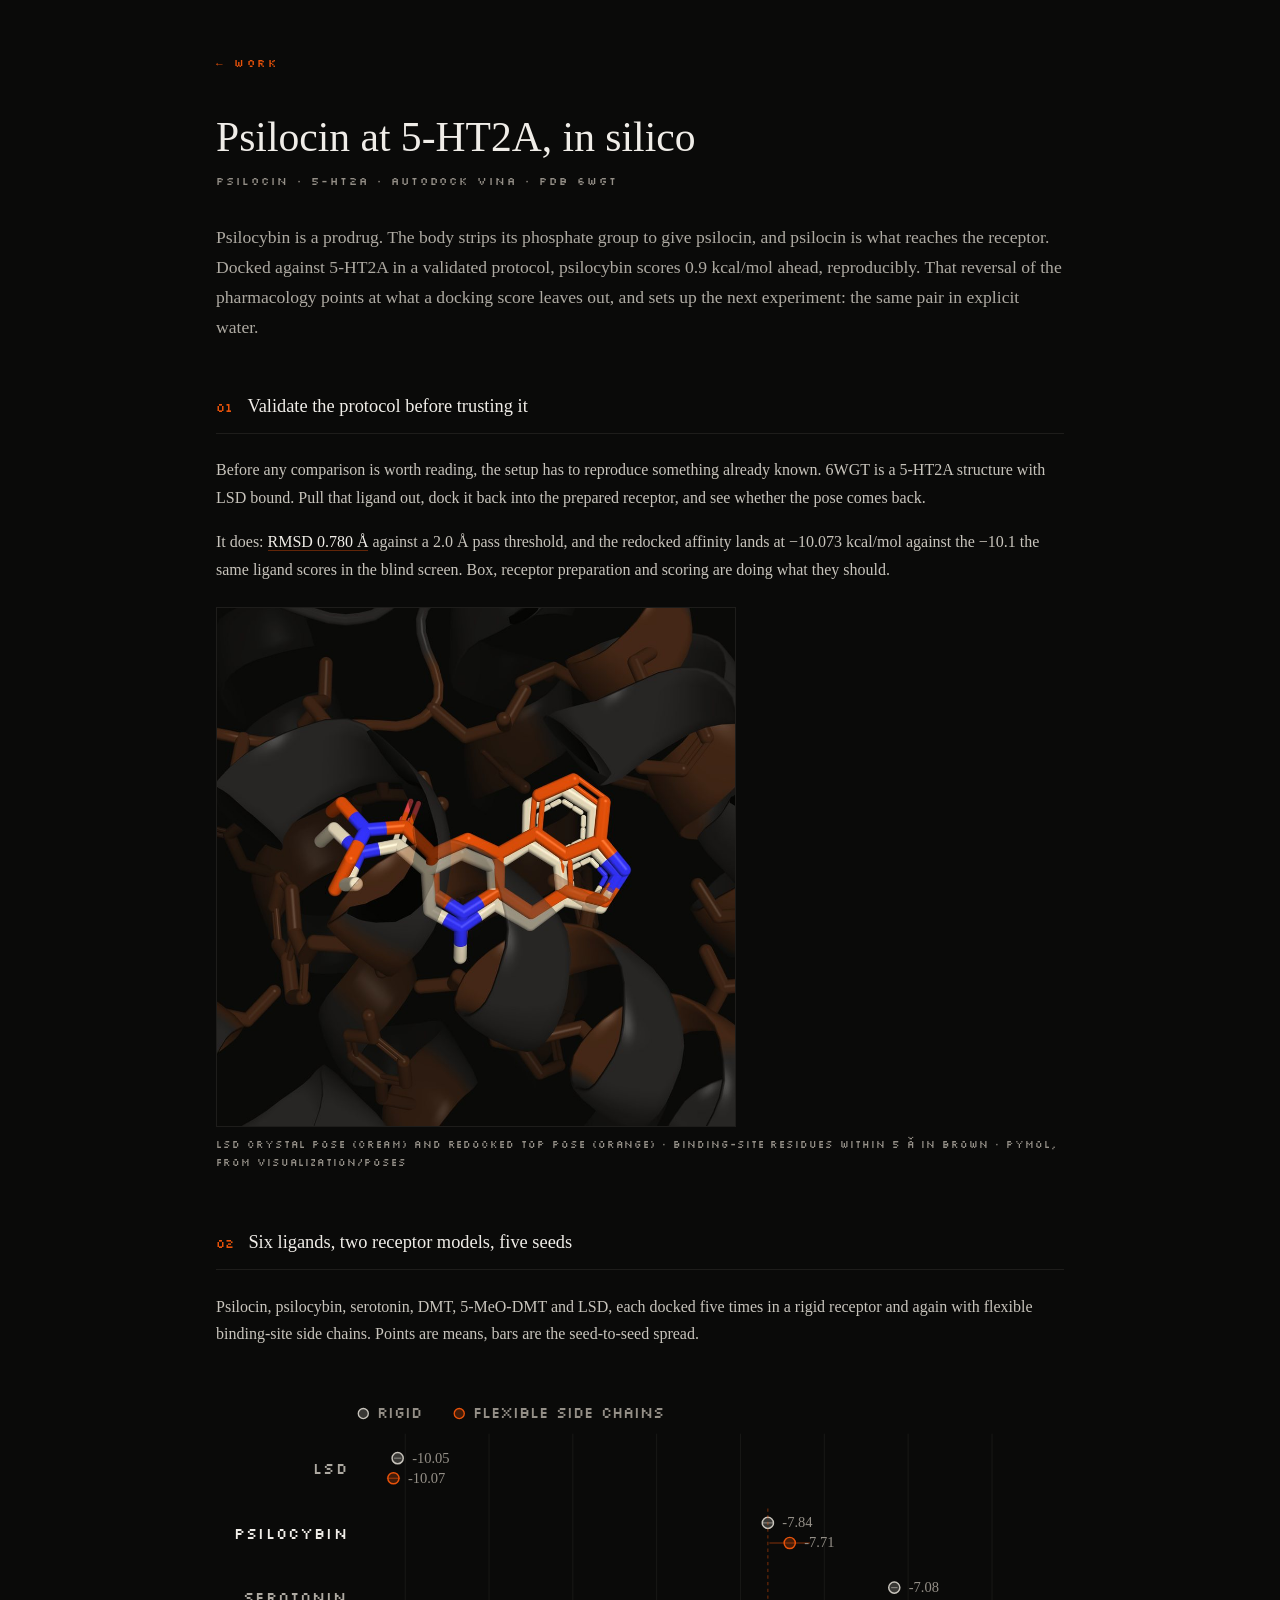
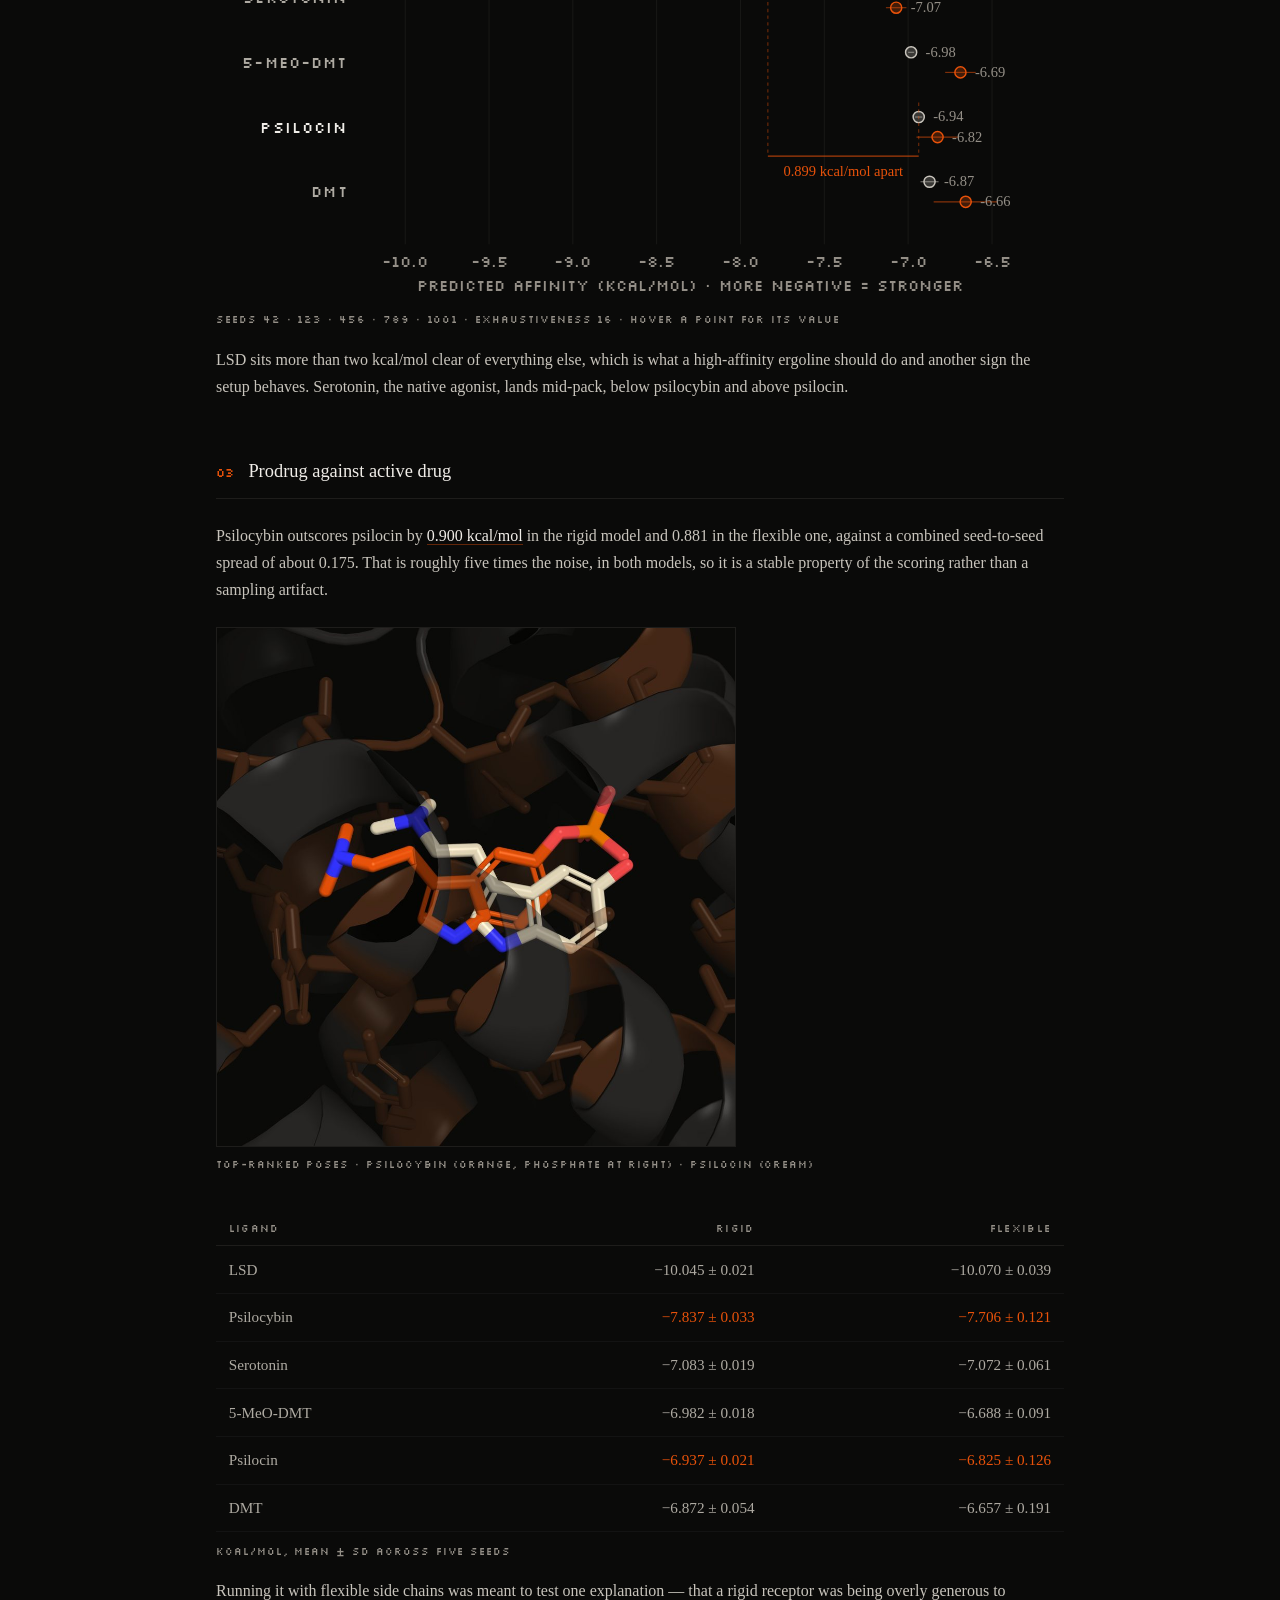
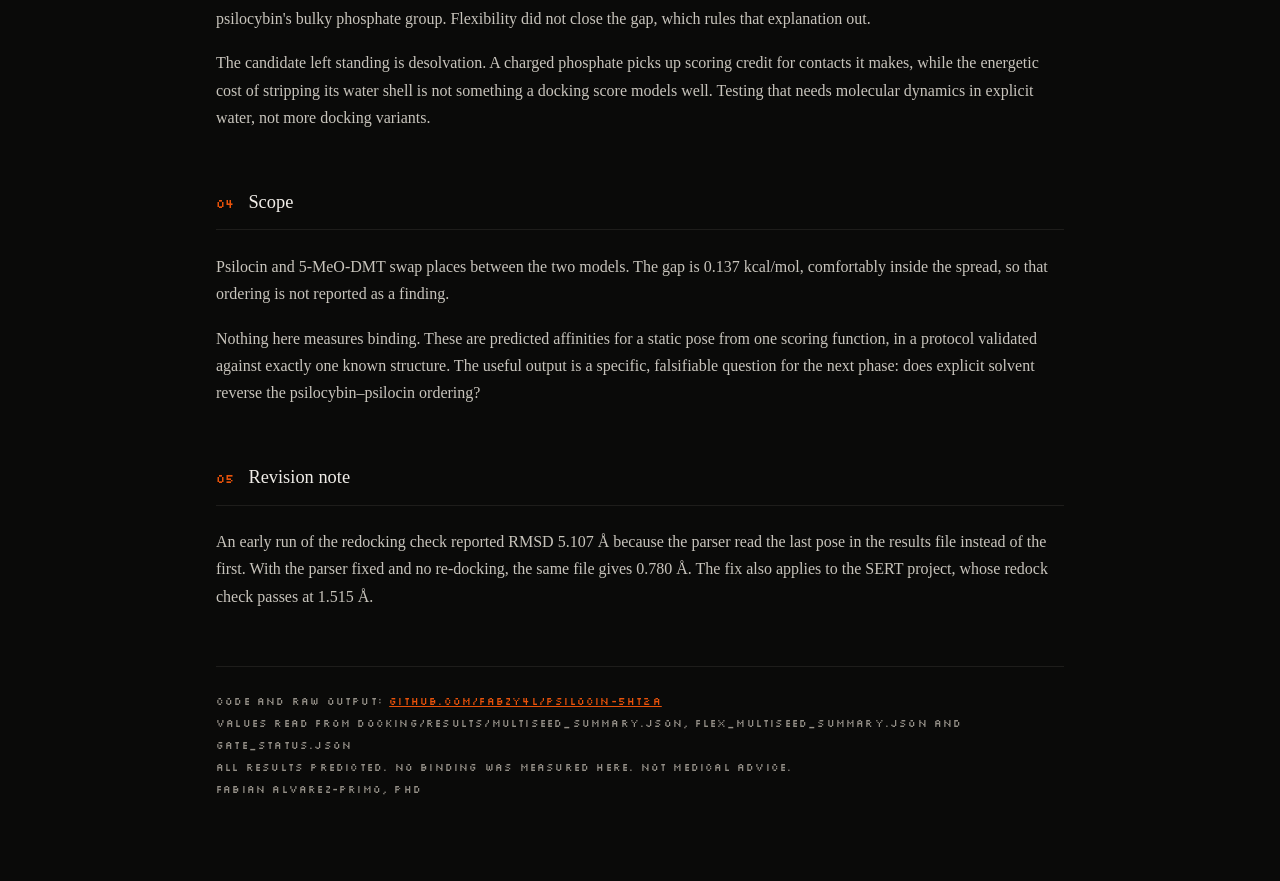
<file: psilocin/index.html>
<!DOCTYPE html>
<html lang="en">
<head>
<meta charset="UTF-8" />
<meta name="viewport" content="width=device-width, initial-scale=1.0" />
<title>Psilocin · 5-HT2A</title>
<meta name="description" content="Comparative docking of psilocin, psilocybin and related tryptamines against 5-HT2A: a validated protocol, six ligands, and the solvent question it points to. Fabian Alvarez-Primo, PhD." />
<link rel="icon" href="data:image/svg+xml,%3Csvg xmlns='http://www.w3.org/2000/svg' viewBox='0 0 32 32'%3E%3Ccircle cx='16' cy='16' r='13' fill='none' stroke='%23e8520a' stroke-width='3'/%3E%3C/svg%3E" />
<style>
  @font-face { font-family: 'Silkscreen'; src: url('../assets/silkscreen-latin-400-normal.woff2') format('woff2'); font-weight: 400; font-style: normal; font-display: swap; }
  :root {
    --bg: #0a0a09; --ink: #f0ede8; --text: #c8c4bc; --text-soft: #aeaaa2;
    --text-muted: #948f87; --accent: #e8520a; --hair: rgba(200,196,188,0.1);
    --pixel: 'Silkscreen', ui-monospace, monospace; --serif: Georgia, 'Times New Roman', serif;
  }
  * { box-sizing: border-box; }
  body { background: var(--bg); color: var(--text); font-family: var(--serif); -webkit-font-smoothing: antialiased; margin: 0; line-height: 1.7; overflow-x: hidden; }
  .wrap { max-width: 880px; margin: 0 auto; padding: 3rem 16px 5rem; }
  .back { display: inline-flex; gap: 0.7rem; font-family: var(--pixel); font-size: 11px; letter-spacing: 0.24em; text-transform: uppercase; color: var(--accent); text-decoration: none; margin-bottom: 2.5rem; }
  h1 { font-size: clamp(1.8rem, 5vw, 2.6rem); color: var(--ink); margin: 0 0 0.6rem; line-height: 1.2; font-weight: normal; }
  .sub { font-family: var(--pixel); font-size: 11px; letter-spacing: 0.18em; text-transform: uppercase; color: var(--text-muted); margin-bottom: 2rem; }
  .lede { font-size: 1.1rem; color: var(--text-soft); margin-bottom: 3rem; }
  section { margin-bottom: 3.5rem; }
  .s-head { display: flex; align-items: baseline; gap: 0.9rem; border-bottom: 1px solid var(--hair); padding-bottom: 0.7rem; margin-bottom: 1.4rem; }
  .s-num { font-family: var(--pixel); font-size: 12px; color: var(--accent); }
  h2 { font-size: 1.15rem; color: var(--ink); margin: 0; font-weight: normal; }
  p { margin: 0 0 1.1rem; }
  strong { color: var(--ink); font-weight: normal; border-bottom: 1px solid rgba(232,82,10,0.4); }
  .scroller { overflow-x: auto; -webkit-overflow-scrolling: touch; }
  .plot { width: 100%; min-width: 620px; height: auto; display: block; margin: 1.5rem 0 0.5rem; }
  .plot text { font-family: var(--pixel); fill: var(--text-muted); }
  .plot .ax  { font-size: 13px; }
  .plot .lig { font-size: 13px; fill: var(--text-soft); letter-spacing: 0.08em; }
  .plot .lig.focus { fill: var(--ink); }
  .plot .val { font-size: 13px; font-family: var(--serif); }
  .plot .gap { font-size: 13px; fill: var(--accent); font-family: var(--serif); }
  .cap { font-family: var(--pixel); font-size: 9.5px; letter-spacing: 0.1em; text-transform: uppercase; color: var(--text-muted); line-height: 1.9; }
  table { border-collapse: collapse; width: 100%; min-width: 420px; margin: 1.2rem 0 0.6rem; font-size: 0.95rem; }
  th { font-family: var(--pixel); font-size: 9.5px; letter-spacing: 0.14em; text-transform: uppercase; color: var(--text-muted); text-align: right; font-weight: normal; padding: 0.6rem 0.8rem; border-bottom: 1px solid var(--hair); }
  th:first-child, td:first-child { text-align: left; }
  td { padding: 0.65rem 0.8rem; text-align: right; border-bottom: 1px solid rgba(200,196,188,0.05); color: var(--text-soft); }
  td.hi { color: var(--accent); }
  .fig { margin: 1.5rem 0 0.5rem; max-width: 520px; }
  .fig img { width: 100%; height: auto; display: block; border: 1px solid var(--hair); }
  .note { border-left: 2px solid var(--accent); padding: 0.1rem 0 0.1rem 1.1rem; margin: 1.6rem 0; color: var(--text-soft); }
  footer { border-top: 1px solid var(--hair); padding-top: 1.5rem; font-family: var(--pixel); font-size: 10px; letter-spacing: 0.12em; text-transform: uppercase; color: var(--text-muted); line-height: 2.2; }
  a { color: var(--accent); }
</style>
</head>
<body>
<div class="wrap">

  <a class="back" href="../work/">&larr; Work</a>

  <h1>Psilocin at 5-HT2A, in silico</h1>
  <div class="sub">Psilocin · 5-HT2A · AutoDock Vina · PDB 6WGT</div>

  <p class="lede">
    Psilocybin is a prodrug. The body strips its phosphate group to give psilocin, and psilocin is
    what reaches the receptor. Docked against 5-HT2A in a validated protocol, psilocybin scores
    0.9 kcal/mol ahead, reproducibly. That reversal of the pharmacology points at what a docking
    score leaves out, and sets up the next experiment: the same pair in explicit water.
  </p>

  <section>
    <div class="s-head"><span class="s-num">01</span><h2>Validate the protocol before trusting it</h2></div>
    <p>
      Before any comparison is worth reading, the setup has to reproduce something already known.
      6WGT is a 5-HT2A structure with LSD bound. Pull that ligand out, dock it back into the
      prepared receptor, and see whether the pose comes back.
    </p>
    <p>
      It does: <strong>RMSD 0.780 Å</strong> against a 2.0 Å pass threshold, and the redocked
      affinity lands at −10.073 kcal/mol against the −10.1 the same ligand scores in the blind
      screen. Box, receptor preparation and scoring are doing what they should.
    </p>
    <figure class="fig">
      <img src="psi_redock.jpg" width="1000" height="1000" loading="lazy"
           alt="LSD in the 5-HT2A binding pocket: the crystal pose in cream and the redocked pose in orange lying almost on top of each other" />
    </figure>
    <p class="cap">LSD crystal pose (cream) and redocked top pose (orange) · binding-site residues within 5 Å in brown · PyMOL, from visualization/poses</p>
  </section>

  <section>
    <div class="s-head"><span class="s-num">02</span><h2>Six ligands, two receptor models, five seeds</h2></div>
    <p>
      Psilocin, psilocybin, serotonin, DMT, 5-MeO-DMT and LSD, each docked five times in a rigid
      receptor and again with flexible binding-site side chains. Points are means, bars are the
      seed-to-seed spread.
    </p>
    <div class="scroller"><svg viewBox="0 0 760 460" xmlns="http://www.w3.org/2000/svg" class="plot" role="img" aria-label="Predicted binding affinity of six ligands against 5-HT2A, rigid and flexible receptor models, five seeds each">
<line x1="169.6" y1="40" x2="169.6" y2="408" stroke="rgba(200,196,188,0.07)"/>
<text x="169.6" y="428" text-anchor="middle" class="ax">-10.0</text>
<line x1="244.7" y1="40" x2="244.7" y2="408" stroke="rgba(200,196,188,0.07)"/>
<text x="244.7" y="428" text-anchor="middle" class="ax">-9.5</text>
<line x1="319.8" y1="40" x2="319.8" y2="408" stroke="rgba(200,196,188,0.07)"/>
<text x="319.8" y="428" text-anchor="middle" class="ax">-9.0</text>
<line x1="394.9" y1="40" x2="394.9" y2="408" stroke="rgba(200,196,188,0.07)"/>
<text x="394.9" y="428" text-anchor="middle" class="ax">-8.5</text>
<line x1="470.1" y1="40" x2="470.1" y2="408" stroke="rgba(200,196,188,0.07)"/>
<text x="470.1" y="428" text-anchor="middle" class="ax">-8.0</text>
<line x1="545.2" y1="40" x2="545.2" y2="408" stroke="rgba(200,196,188,0.07)"/>
<text x="545.2" y="428" text-anchor="middle" class="ax">-7.5</text>
<line x1="620.3" y1="40" x2="620.3" y2="408" stroke="rgba(200,196,188,0.07)"/>
<text x="620.3" y="428" text-anchor="middle" class="ax">-7.0</text>
<line x1="695.5" y1="40" x2="695.5" y2="408" stroke="rgba(200,196,188,0.07)"/>
<text x="695.5" y="428" text-anchor="middle" class="ax">-6.5</text>
<text x="425" y="450" text-anchor="middle" class="ax">PREDICTED AFFINITY (kcal/mol) · MORE NEGATIVE = STRONGER</text>
<circle cx="132" cy="22" r="4.5" fill="#c8c4bc" fill-opacity="0.25" stroke="#c8c4bc" stroke-width="1.2"/>
<text x="144" y="26" class="ax">RIGID</text>
<circle cx="218" cy="22" r="4.5" fill="#e8520a" fill-opacity="0.25" stroke="#e8520a" stroke-width="1.2"/>
<text x="230" y="26" class="ax">FLEXIBLE SIDE CHAINS</text>
<text x="118" y="76" text-anchor="end" class="lig">LSD</text>
<line x1="159.6" y1="62" x2="166.0" y2="62" stroke="#c8c4bc" stroke-width="1" opacity="0.55"/>
<circle cx="162.8" cy="62" r="5" fill="#c8c4bc" fill-opacity="0.25" stroke="#c8c4bc" stroke-width="1.3"><title>LSD — -10.045 ± 0.021 kcal/mol, 5 seeds</title></circle>
<text x="175.8" y="66" class="val" fill="#c8c4bc">-10.05</text>
<line x1="153.1" y1="80" x2="165.0" y2="80" stroke="#e8520a" stroke-width="1" opacity="0.55"/>
<circle cx="159.0" cy="80" r="5" fill="#e8520a" fill-opacity="0.25" stroke="#e8520a" stroke-width="1.3"><title>LSD — -10.070 ± 0.039 kcal/mol, 5 seeds</title></circle>
<text x="172.0" y="84" class="val" fill="#e8520a">-10.07</text>
<text x="118" y="134" text-anchor="end" class="lig focus">PSILOCYBIN</text>
<line x1="489.7" y1="120" x2="499.6" y2="120" stroke="#c8c4bc" stroke-width="1" opacity="0.55"/>
<circle cx="494.6" cy="120" r="5" fill="#c8c4bc" fill-opacity="0.25" stroke="#c8c4bc" stroke-width="1.3"><title>psilocybin — -7.837 ± 0.033 kcal/mol, 5 seeds</title></circle>
<text x="507.6" y="124" class="val" fill="#c8c4bc">-7.84</text>
<line x1="496.0" y1="138" x2="532.3" y2="138" stroke="#e8520a" stroke-width="1" opacity="0.55"/>
<circle cx="514.2" cy="138" r="5" fill="#e8520a" fill-opacity="0.25" stroke="#e8520a" stroke-width="1.3"><title>psilocybin — -7.706 ± 0.121 kcal/mol, 5 seeds</title></circle>
<text x="527.2" y="142" class="val" fill="#e8520a">-7.71</text>
<text x="118" y="192" text-anchor="end" class="lig">SEROTONIN</text>
<line x1="605.1" y1="178" x2="610.8" y2="178" stroke="#c8c4bc" stroke-width="1" opacity="0.55"/>
<circle cx="607.9" cy="178" r="5" fill="#c8c4bc" fill-opacity="0.25" stroke="#c8c4bc" stroke-width="1.3"><title>serotonin — -7.083 ± 0.019 kcal/mol, 5 seeds</title></circle>
<text x="620.9" y="182" class="val" fill="#c8c4bc">-7.08</text>
<line x1="600.4" y1="196" x2="618.8" y2="196" stroke="#e8520a" stroke-width="1" opacity="0.55"/>
<circle cx="609.6" cy="196" r="5" fill="#e8520a" fill-opacity="0.25" stroke="#e8520a" stroke-width="1.3"><title>serotonin — -7.072 ± 0.061 kcal/mol, 5 seeds</title></circle>
<text x="622.6" y="200" class="val" fill="#e8520a">-7.07</text>
<text x="118" y="250" text-anchor="end" class="lig">5-MEO-DMT</text>
<line x1="620.3" y1="236" x2="625.7" y2="236" stroke="#c8c4bc" stroke-width="1" opacity="0.55"/>
<circle cx="623.0" cy="236" r="5" fill="#c8c4bc" fill-opacity="0.25" stroke="#c8c4bc" stroke-width="1.3"><title>5-MeO-DMT — -6.982 ± 0.018 kcal/mol, 5 seeds</title></circle>
<text x="636.0" y="240" class="val" fill="#c8c4bc">-6.98</text>
<line x1="653.5" y1="254" x2="680.9" y2="254" stroke="#e8520a" stroke-width="1" opacity="0.55"/>
<circle cx="667.2" cy="254" r="5" fill="#e8520a" fill-opacity="0.25" stroke="#e8520a" stroke-width="1.3"><title>5-MeO-DMT — -6.688 ± 0.091 kcal/mol, 5 seeds</title></circle>
<text x="680.2" y="258" class="val" fill="#e8520a">-6.69</text>
<text x="118" y="308" text-anchor="end" class="lig focus">PSILOCIN</text>
<line x1="626.6" y1="294" x2="633.0" y2="294" stroke="#c8c4bc" stroke-width="1" opacity="0.55"/>
<circle cx="629.8" cy="294" r="5" fill="#c8c4bc" fill-opacity="0.25" stroke="#c8c4bc" stroke-width="1.3"><title>psilocin — -6.937 ± 0.021 kcal/mol, 5 seeds</title></circle>
<text x="642.8" y="298" class="val" fill="#c8c4bc">-6.94</text>
<line x1="627.8" y1="312" x2="665.6" y2="312" stroke="#e8520a" stroke-width="1" opacity="0.55"/>
<circle cx="646.7" cy="312" r="5" fill="#e8520a" fill-opacity="0.25" stroke="#e8520a" stroke-width="1.3"><title>psilocin — -6.825 ± 0.126 kcal/mol, 5 seeds</title></circle>
<text x="659.7" y="316" class="val" fill="#e8520a">-6.82</text>
<text x="118" y="366" text-anchor="end" class="lig">DMT</text>
<line x1="631.4" y1="352" x2="647.6" y2="352" stroke="#c8c4bc" stroke-width="1" opacity="0.55"/>
<circle cx="639.5" cy="352" r="5" fill="#c8c4bc" fill-opacity="0.25" stroke="#c8c4bc" stroke-width="1.3"><title>DMT — -6.872 ± 0.054 kcal/mol, 5 seeds</title></circle>
<text x="652.5" y="356" class="val" fill="#c8c4bc">-6.87</text>
<line x1="643.2" y1="370" x2="700.6" y2="370" stroke="#e8520a" stroke-width="1" opacity="0.55"/>
<circle cx="671.9" cy="370" r="5" fill="#e8520a" fill-opacity="0.25" stroke="#e8520a" stroke-width="1.3"><title>DMT — -6.657 ± 0.191 kcal/mol, 5 seeds</title></circle>
<text x="684.9" y="374" class="val" fill="#e8520a">-6.66</text>
<line x1="494.6" y1="107" x2="494.6" y2="329" stroke="#e8520a" stroke-width="1" stroke-dasharray="3 3" opacity="0.45"/>
<line x1="629.8" y1="281" x2="629.8" y2="329" stroke="#e8520a" stroke-width="1" stroke-dasharray="3 3" opacity="0.45"/>
<line x1="494.6" y1="329" x2="629.8" y2="329" stroke="#e8520a" stroke-width="1" opacity="0.7"/>
<text x="562.2" y="347" text-anchor="middle" class="gap">0.899 kcal/mol apart</text>
</svg></div>
    <p class="cap">Seeds 42 · 123 · 456 · 789 · 1001 · exhaustiveness 16 · hover a point for its value</p>
    <p>
      LSD sits more than two kcal/mol clear of everything else, which is what a high-affinity
      ergoline should do and another sign the setup behaves. Serotonin, the native agonist, lands
      mid-pack, below psilocybin and above psilocin.
    </p>
  </section>

  <section>
    <div class="s-head"><span class="s-num">03</span><h2>Prodrug against active drug</h2></div>
    <p>
      Psilocybin outscores psilocin by <strong>0.900 kcal/mol</strong> in the rigid model and
      0.881 in the flexible one, against a combined seed-to-seed spread of about 0.175. That is
      roughly five times the noise, in both models, so it is a stable property of the scoring
      rather than a sampling artifact.
    </p>
    <figure class="fig">
      <img src="psi_pair.jpg" width="1000" height="1000" loading="lazy"
           alt="Psilocybin in orange, carrying its phosphate group, and psilocin in cream, docked side by side in the same 5-HT2A pocket" />
    </figure>
    <p class="cap">Top-ranked poses · psilocybin (orange, phosphate at right) · psilocin (cream)</p>
    <div class="scroller">
      <table>
        <thead><tr><th>Ligand</th><th>Rigid</th><th>Flexible</th></tr></thead>
        <tbody>
          <tr><td>LSD</td><td>−10.045 ± 0.021</td><td>−10.070 ± 0.039</td></tr>
          <tr><td>Psilocybin</td><td class="hi">−7.837 ± 0.033</td><td class="hi">−7.706 ± 0.121</td></tr>
          <tr><td>Serotonin</td><td>−7.083 ± 0.019</td><td>−7.072 ± 0.061</td></tr>
          <tr><td>5-MeO-DMT</td><td>−6.982 ± 0.018</td><td>−6.688 ± 0.091</td></tr>
          <tr><td>Psilocin</td><td class="hi">−6.937 ± 0.021</td><td class="hi">−6.825 ± 0.126</td></tr>
          <tr><td>DMT</td><td>−6.872 ± 0.054</td><td>−6.657 ± 0.191</td></tr>
        </tbody>
      </table>
    </div>
    <p class="cap">kcal/mol, mean ± SD across five seeds</p>
    <p>
      Running it with flexible side chains was meant to test one explanation — that a rigid
      receptor was being overly generous to psilocybin's bulky phosphate group. Flexibility did
      not close the gap, which rules that explanation out.
    </p>
    <p>
      The candidate left standing is desolvation. A charged phosphate picks up scoring credit for
      contacts it makes, while the energetic cost of stripping its water shell is not something a
      docking score models well. Testing that needs molecular dynamics in explicit water, not more
      docking variants.
    </p>
  </section>

  <section>
    <div class="s-head"><span class="s-num">04</span><h2>Scope</h2></div>
    <p>
      Psilocin and 5-MeO-DMT swap places between the two models. The gap is 0.137 kcal/mol,
      comfortably inside the spread, so that ordering is not reported as a finding.
    </p>
    <p>
      Nothing here measures binding. These are predicted affinities for a static pose from one
      scoring function, in a protocol validated against exactly one known structure. The useful
      output is a specific, falsifiable question for the next phase: does explicit solvent reverse
      the psilocybin–psilocin ordering?
    </p>
  </section>

  <section>
    <div class="s-head"><span class="s-num">05</span><h2>Revision note</h2></div>
    <p>
      An early run of the redocking check reported RMSD 5.107 Å because the parser read the last
      pose in the results file instead of the first. With the parser fixed and no re-docking,
      the same file gives 0.780 Å. The fix also applies to the SERT project, whose redock check
      passes at 1.515 Å.
    </p>
  </section>

  <footer>
    Code and raw output: <a href="https://github.com/fabzy4L/psilocin-5ht2a" target="_blank" rel="noopener">github.com/fabzy4L/psilocin-5ht2a</a><br />
    Values read from docking/results/multiseed_summary.json, flex_multiseed_summary.json and gate_status.json<br />
    All results predicted. No binding was measured here. Not medical advice.<br />
    Fabian Alvarez-Primo, PhD
  </footer>

</div>
</body>
</html>
</file>
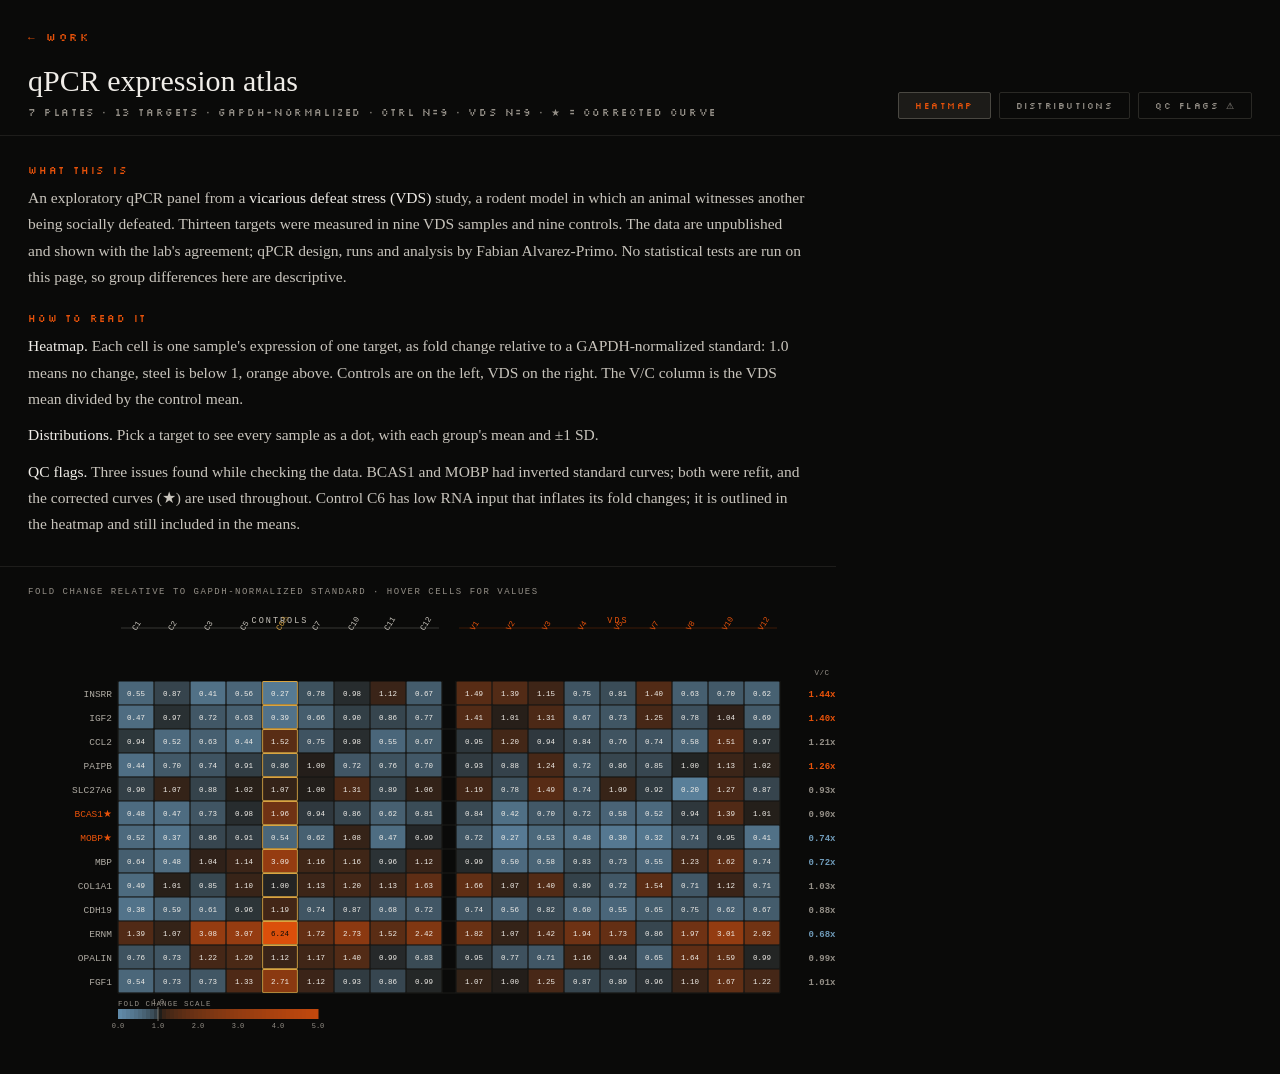
<file: qpcr/index.html>
<!doctype html>
<html lang="en">
  <head>
    <meta charset="UTF-8" />
    <link rel="icon" type="image/svg+xml" href="/qpcr/favicon.svg" />
    <meta name="viewport" content="width=device-width, initial-scale=1.0" />
    <title>qPCR expression atlas</title>
    <script type="module" crossorigin src="/qpcr/assets/index-Ce4VIeGP.js"></script>
    <link rel="stylesheet" crossorigin href="/qpcr/assets/index-DDTcwkaZ.css">
  </head>
  <body>
    <div id="root"></div>
  </body>
</html>
</file>
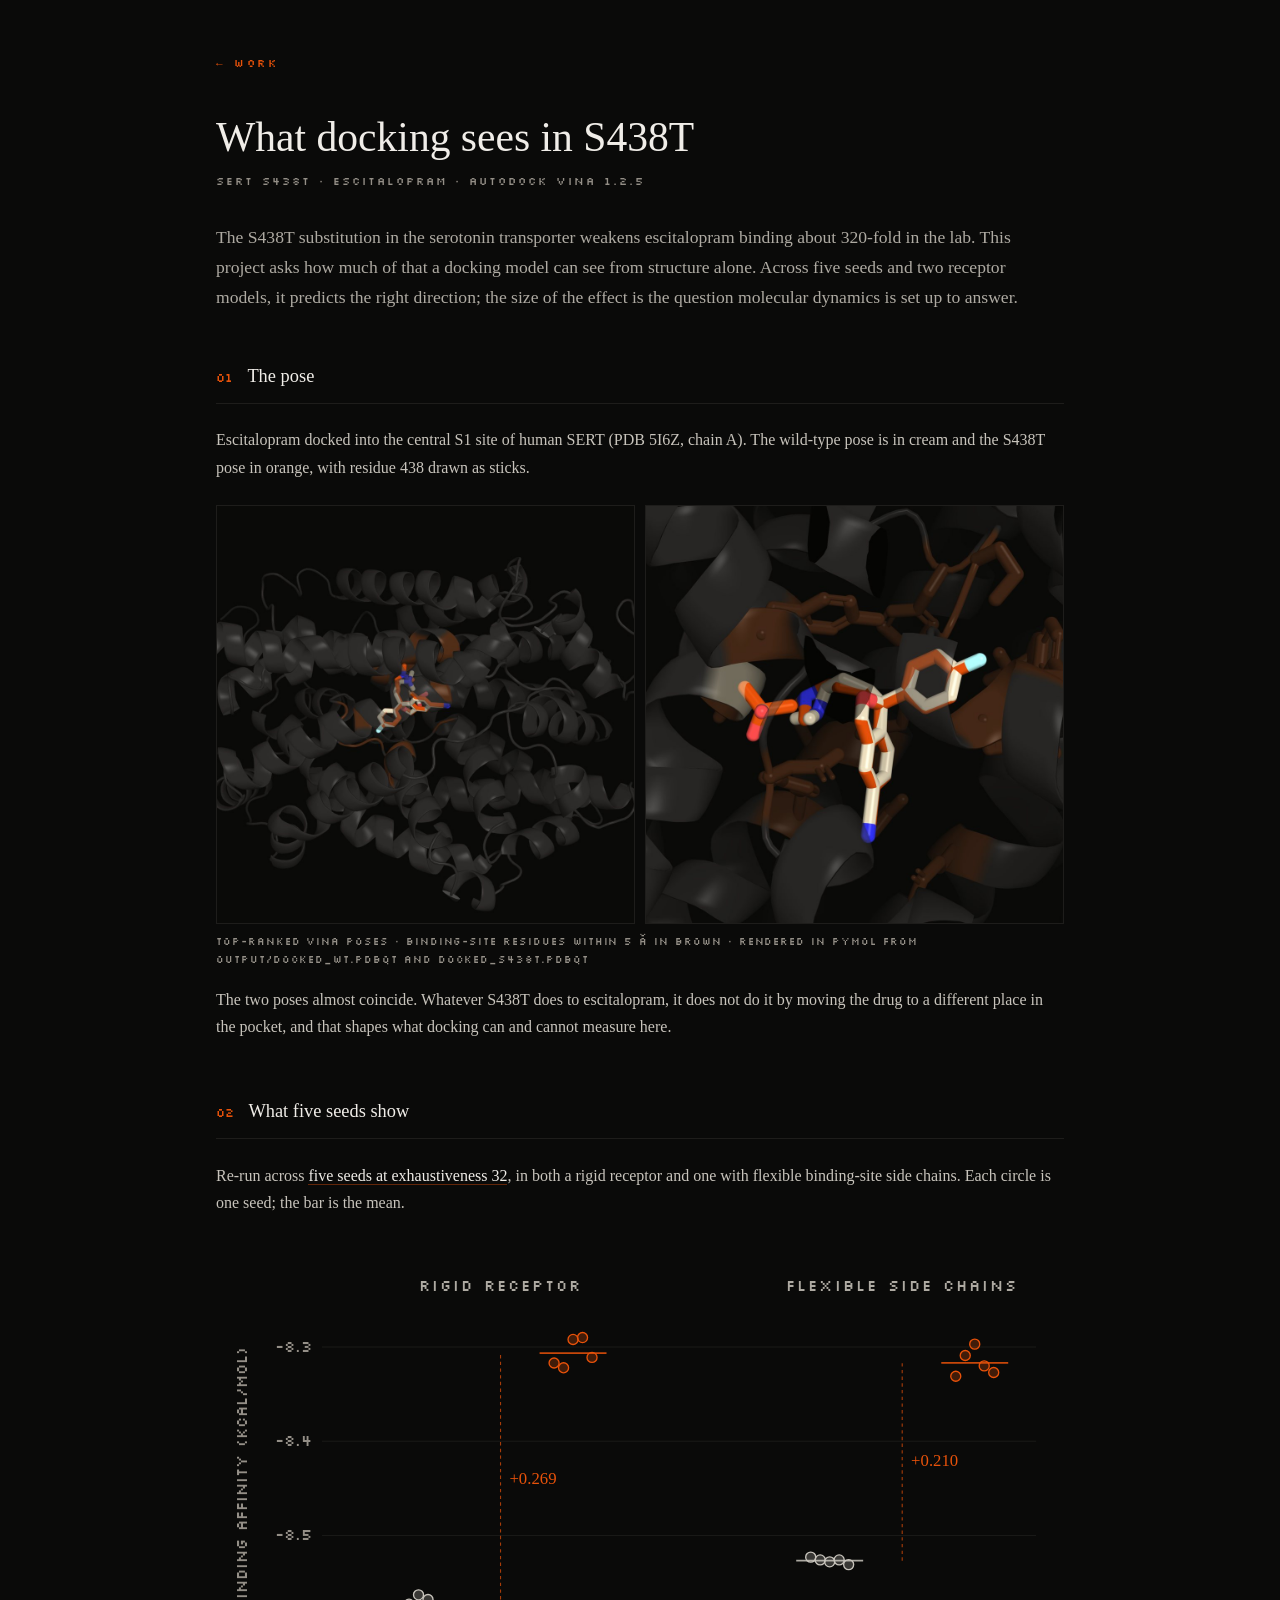
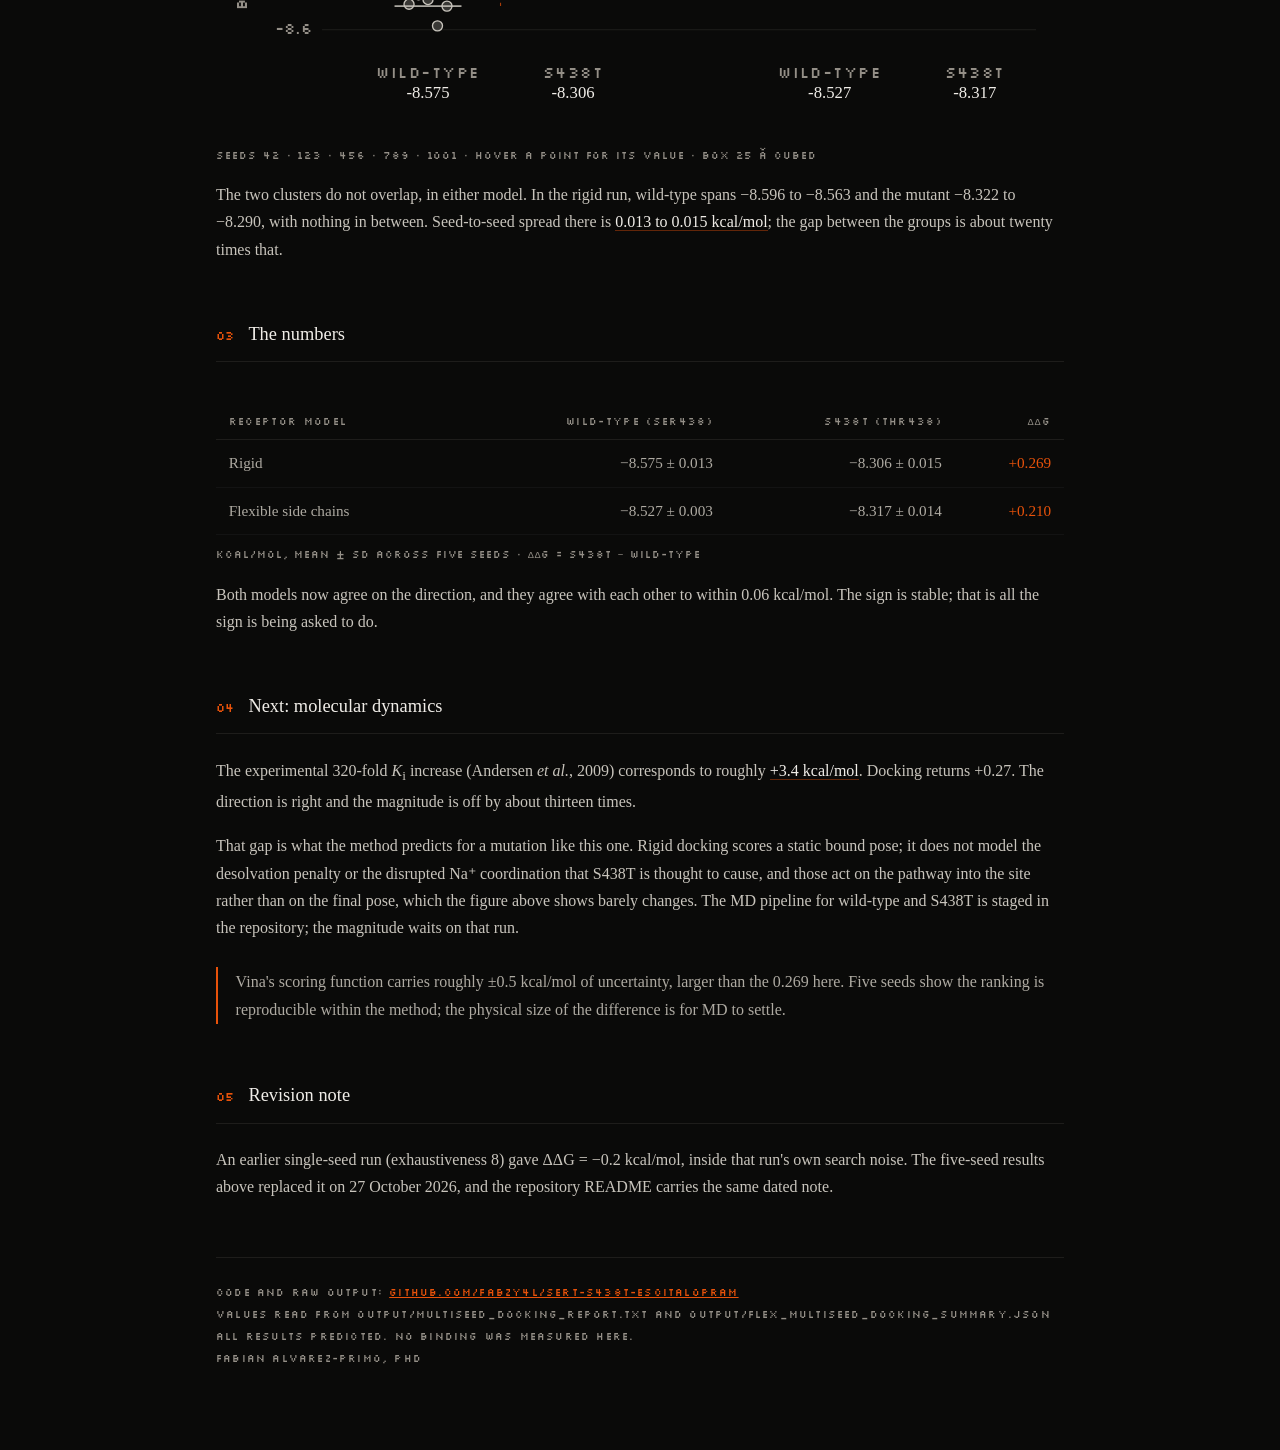
<file: sert/index.html>
<!DOCTYPE html>
<html lang="en">
<head>
<meta charset="UTF-8" />
<meta name="viewport" content="width=device-width, initial-scale=1.0" />
<title>SERT S438T · Escitalopram</title>
<meta name="description" content="Five-seed ensemble docking of escitalopram against wild-type and S438T SERT: the direction docking predicts, and what molecular dynamics has to settle. Fabian Alvarez-Primo, PhD." />
<link rel="icon" href="data:image/svg+xml,%3Csvg xmlns='http://www.w3.org/2000/svg' viewBox='0 0 32 32'%3E%3Ccircle cx='16' cy='16' r='13' fill='none' stroke='%23e8520a' stroke-width='3'/%3E%3C/svg%3E" />
<style>
  @font-face { font-family: 'Silkscreen'; src: url('../assets/silkscreen-latin-400-normal.woff2') format('woff2'); font-weight: 400; font-style: normal; font-display: swap; }
  :root {
    --bg: #0a0a09;
    --ink: #f0ede8;
    --text: #c8c4bc;
    --text-soft: #aeaaa2;
    --text-muted: #948f87;
    --accent: #e8520a;
    --hair: rgba(200,196,188,0.1);
    --pixel: 'Silkscreen', ui-monospace, monospace;
    --serif: Georgia, 'Times New Roman', serif;
  }
  * { box-sizing: border-box; }
  body {
    background: var(--bg); color: var(--text); font-family: var(--serif);
    -webkit-font-smoothing: antialiased; margin: 0; line-height: 1.7;
    overflow-x: hidden;
  }
  .wrap { max-width: 880px; margin: 0 auto; padding: 3rem 16px 5rem; }
  .back {
    display: inline-flex; gap: 0.7rem; font-family: var(--pixel); font-size: 11px;
    letter-spacing: 0.24em; text-transform: uppercase; color: var(--accent);
    text-decoration: none; margin-bottom: 2.5rem;
  }
  h1 { font-size: clamp(1.8rem, 5vw, 2.6rem); color: var(--ink); margin: 0 0 0.6rem; line-height: 1.2; font-weight: normal; }
  .sub { font-family: var(--pixel); font-size: 11px; letter-spacing: 0.18em; text-transform: uppercase; color: var(--text-muted); margin-bottom: 2rem; }
  .lede { font-size: 1.1rem; color: var(--text-soft); margin-bottom: 3rem; }
  section { margin-bottom: 3.5rem; }
  .s-head { display: flex; align-items: baseline; gap: 0.9rem; border-bottom: 1px solid var(--hair); padding-bottom: 0.7rem; margin-bottom: 1.4rem; }
  .s-num { font-family: var(--pixel); font-size: 12px; color: var(--accent); }
  h2 { font-size: 1.15rem; color: var(--ink); margin: 0; font-weight: normal; }
  p { margin: 0 0 1.1rem; }
  strong { color: var(--ink); font-weight: normal; border-bottom: 1px solid rgba(232,82,10,0.4); }
  /* The viewBox scales the whole drawing, labels included, so on a narrow screen
     the plot scrolls sideways at a legible size instead of shrinking to 5px type. */
  .plot { width: 100%; min-width: 620px; height: auto; display: block; margin: 1.5rem 0 0.5rem; }
  .plot text { font-family: var(--pixel); fill: var(--text-muted); }
  .plot .ax  { font-size: 13px; }
  .plot .ttl { font-size: 13px; fill: var(--text-soft); letter-spacing: 0.14em; }
  .plot .col { font-size: 13px; letter-spacing: 0.1em; }
  .plot .val { font-size: 15px; fill: var(--ink); font-family: var(--serif); }
  .plot .gap { font-size: 15px; fill: var(--accent); font-family: var(--serif); }
  .cap { font-family: var(--pixel); font-size: 9.5px; letter-spacing: 0.1em; text-transform: uppercase; color: var(--text-muted); line-height: 1.9; }
  .scroller { overflow-x: auto; -webkit-overflow-scrolling: touch; }
  table { border-collapse: collapse; width: 100%; min-width: 440px; margin: 1.2rem 0 0.6rem; font-size: 0.95rem; }
  th { font-family: var(--pixel); font-size: 9.5px; letter-spacing: 0.14em; text-transform: uppercase; color: var(--text-muted); text-align: right; font-weight: normal; padding: 0.6rem 0.8rem; border-bottom: 1px solid var(--hair); }
  th:first-child, td:first-child { text-align: left; }
  td { padding: 0.65rem 0.8rem; text-align: right; border-bottom: 1px solid rgba(200,196,188,0.05); color: var(--text-soft); }
  td.hi { color: var(--accent); }
  .fig { display: grid; grid-template-columns: 1fr 1fr; gap: 10px; margin: 1.5rem 0 0.5rem; }
  .fig img { width: 100%; height: auto; display: block; border: 1px solid var(--hair); }
  @media (max-width: 560px) { .fig { grid-template-columns: 1fr; } }
  .note { border-left: 2px solid var(--accent); padding: 0.1rem 0 0.1rem 1.1rem; margin: 1.6rem 0; color: var(--text-soft); }
  footer { border-top: 1px solid var(--hair); padding-top: 1.5rem; font-family: var(--pixel); font-size: 10px; letter-spacing: 0.12em; text-transform: uppercase; color: var(--text-muted); line-height: 2.2; }
  a { color: var(--accent); }
</style>
</head>
<body>
<div class="wrap">

  <a class="back" href="../work/">&larr; Work</a>

  <h1>What docking sees in S438T</h1>
  <div class="sub">SERT S438T · escitalopram · AutoDock Vina 1.2.5</div>

  <p class="lede">
    The S438T substitution in the serotonin transporter weakens escitalopram binding about
    320-fold in the lab. This project asks how much of that a docking model can see from
    structure alone. Across five seeds and two receptor models, it predicts the right direction;
    the size of the effect is the question molecular dynamics is set up to answer.
  </p>

  <section>
    <div class="s-head"><span class="s-num">01</span><h2>The pose</h2></div>
    <p>
      Escitalopram docked into the central S1 site of human SERT (PDB 5I6Z, chain A). The
      wild-type pose is in cream and the S438T pose in orange, with residue 438 drawn as sticks.
    </p>
    <figure class="fig">
      <img src="sert_overview.jpg" width="1000" height="1000" loading="lazy"
           alt="Human serotonin transporter as a grey ribbon, with escitalopram docked in the central binding site; wild-type pose in cream, S438T pose in orange" />
      <img src="sert_pocket.jpg" width="1000" height="1000" loading="lazy"
           alt="Close-up of the S1 pocket: the wild-type and S438T escitalopram poses lie almost on top of each other, next to the threonine at position 438" />
    </figure>
    <p class="cap">Top-ranked Vina poses · binding-site residues within 5 Å in brown · rendered in PyMOL from output/docked_wt.pdbqt and docked_s438t.pdbqt</p>
    <p>
      The two poses almost coincide. Whatever S438T does to escitalopram, it does not do it by
      moving the drug to a different place in the pocket, and that shapes what docking can and
      cannot measure here.
    </p>
  </section>

  <section>
    <div class="s-head"><span class="s-num">02</span><h2>What five seeds show</h2></div>
    <p>
      Re-run across <strong>five seeds at exhaustiveness 32</strong>, in both a rigid receptor and
      one with flexible binding-site side chains. Each circle is one seed; the bar is the mean.
    </p>
    <div class="scroller"><svg viewBox="0 0 760 430" xmlns="http://www.w3.org/2000/svg" class="plot" role="img" aria-label="Per-seed binding affinities for wild-type and S438T SERT, rigid and flexible receptor models">
<line x1="95" y1="333.1" x2="735" y2="333.1" stroke="rgba(200,196,188,0.08)"/>
<text x="86" y="337.1" text-anchor="end" class="ax">-8.6</text>
<line x1="95" y1="248.7" x2="735" y2="248.7" stroke="rgba(200,196,188,0.08)"/>
<text x="86" y="252.7" text-anchor="end" class="ax">-8.5</text>
<line x1="95" y1="164.2" x2="735" y2="164.2" stroke="rgba(200,196,188,0.08)"/>
<text x="86" y="168.2" text-anchor="end" class="ax">-8.4</text>
<line x1="95" y1="79.8" x2="735" y2="79.8" stroke="rgba(200,196,188,0.08)"/>
<text x="86" y="83.8" text-anchor="end" class="ax">-8.3</text>
<text class="ax" transform="translate(28,198) rotate(-90)" text-anchor="middle">BINDING AFFINITY (kcal/mol)</text>
<text x="255" y="30" text-anchor="middle" class="ttl">RIGID RECEPTOR</text>
<line x1="160" y1="312.0" x2="220" y2="312.0" stroke="#c8c4bc" stroke-width="1.5" opacity="0.85"/>
<circle cx="173.0" cy="310.3" r="4.5" fill="#c8c4bc" fill-opacity="0.25" stroke="#c8c4bc" stroke-width="1.2"><title>seed 42 — -8.573 kcal/mol</title></circle>
<circle cx="181.5" cy="301.9" r="4.5" fill="#c8c4bc" fill-opacity="0.25" stroke="#c8c4bc" stroke-width="1.2"><title>seed 123 — -8.563 kcal/mol</title></circle>
<circle cx="190.0" cy="306.1" r="4.5" fill="#c8c4bc" fill-opacity="0.25" stroke="#c8c4bc" stroke-width="1.2"><title>seed 456 — -8.568 kcal/mol</title></circle>
<circle cx="198.5" cy="329.7" r="4.5" fill="#c8c4bc" fill-opacity="0.25" stroke="#c8c4bc" stroke-width="1.2"><title>seed 789 — -8.596 kcal/mol</title></circle>
<circle cx="207.0" cy="312.0" r="4.5" fill="#c8c4bc" fill-opacity="0.25" stroke="#c8c4bc" stroke-width="1.2"><title>seed 1001 — -8.575 kcal/mol</title></circle>
<text x="190" y="376" text-anchor="middle" class="col">WILD-TYPE</text>
<text x="190" y="394" text-anchor="middle" class="val">-8.575</text>
<line x1="290" y1="85.2" x2="350" y2="85.2" stroke="#e8520a" stroke-width="1.5" opacity="0.85"/>
<circle cx="303.0" cy="94.1" r="4.5" fill="#e8520a" fill-opacity="0.25" stroke="#e8520a" stroke-width="1.2"><title>seed 42 — -8.317 kcal/mol</title></circle>
<circle cx="311.5" cy="98.4" r="4.5" fill="#e8520a" fill-opacity="0.25" stroke="#e8520a" stroke-width="1.2"><title>seed 123 — -8.322 kcal/mol</title></circle>
<circle cx="320.0" cy="73.0" r="4.5" fill="#e8520a" fill-opacity="0.25" stroke="#e8520a" stroke-width="1.2"><title>seed 456 — -8.292 kcal/mol</title></circle>
<circle cx="328.5" cy="71.3" r="4.5" fill="#e8520a" fill-opacity="0.25" stroke="#e8520a" stroke-width="1.2"><title>seed 789 — -8.290 kcal/mol</title></circle>
<circle cx="337.0" cy="89.1" r="4.5" fill="#e8520a" fill-opacity="0.25" stroke="#e8520a" stroke-width="1.2"><title>seed 1001 — -8.311 kcal/mol</title></circle>
<text x="320" y="376" text-anchor="middle" class="col">S438T</text>
<text x="320" y="394" text-anchor="middle" class="val">-8.306</text>
<line x1="255" y1="312.0" x2="255" y2="85.2" stroke="#e8520a" stroke-width="1" stroke-dasharray="3 3" opacity="0.7"/>
<text x="263" y="202.6" class="gap">+0.269</text>
<text x="615" y="30" text-anchor="middle" class="ttl">FLEXIBLE SIDE CHAINS</text>
<line x1="520" y1="271.3" x2="580" y2="271.3" stroke="#c8c4bc" stroke-width="1.5" opacity="0.85"/>
<circle cx="533.0" cy="268.1" r="4.5" fill="#c8c4bc" fill-opacity="0.25" stroke="#c8c4bc" stroke-width="1.2"><title>seed 42 — -8.523 kcal/mol</title></circle>
<circle cx="541.5" cy="270.6" r="4.5" fill="#c8c4bc" fill-opacity="0.25" stroke="#c8c4bc" stroke-width="1.2"><title>seed 123 — -8.526 kcal/mol</title></circle>
<circle cx="550.0" cy="272.3" r="4.5" fill="#c8c4bc" fill-opacity="0.25" stroke="#c8c4bc" stroke-width="1.2"><title>seed 456 — -8.528 kcal/mol</title></circle>
<circle cx="558.5" cy="270.6" r="4.5" fill="#c8c4bc" fill-opacity="0.25" stroke="#c8c4bc" stroke-width="1.2"><title>seed 789 — -8.526 kcal/mol</title></circle>
<circle cx="567.0" cy="274.8" r="4.5" fill="#c8c4bc" fill-opacity="0.25" stroke="#c8c4bc" stroke-width="1.2"><title>seed 1001 — -8.531 kcal/mol</title></circle>
<text x="550" y="376" text-anchor="middle" class="col">WILD-TYPE</text>
<text x="550" y="394" text-anchor="middle" class="val">-8.527</text>
<line x1="650" y1="94.0" x2="710" y2="94.0" stroke="#e8520a" stroke-width="1.5" opacity="0.85"/>
<circle cx="663.0" cy="106.0" r="4.5" fill="#e8520a" fill-opacity="0.25" stroke="#e8520a" stroke-width="1.2"><title>seed 42 — -8.331 kcal/mol</title></circle>
<circle cx="671.5" cy="87.4" r="4.5" fill="#e8520a" fill-opacity="0.25" stroke="#e8520a" stroke-width="1.2"><title>seed 123 — -8.309 kcal/mol</title></circle>
<circle cx="680.0" cy="77.2" r="4.5" fill="#e8520a" fill-opacity="0.25" stroke="#e8520a" stroke-width="1.2"><title>seed 456 — -8.297 kcal/mol</title></circle>
<circle cx="688.5" cy="96.7" r="4.5" fill="#e8520a" fill-opacity="0.25" stroke="#e8520a" stroke-width="1.2"><title>seed 789 — -8.320 kcal/mol</title></circle>
<circle cx="697.0" cy="102.6" r="4.5" fill="#e8520a" fill-opacity="0.25" stroke="#e8520a" stroke-width="1.2"><title>seed 1001 — -8.327 kcal/mol</title></circle>
<text x="680" y="376" text-anchor="middle" class="col">S438T</text>
<text x="680" y="394" text-anchor="middle" class="val">-8.317</text>
<line x1="615" y1="271.3" x2="615" y2="94.0" stroke="#e8520a" stroke-width="1" stroke-dasharray="3 3" opacity="0.7"/>
<text x="623" y="186.6" class="gap">+0.210</text>
</svg></div>
    <p class="cap">Seeds 42 · 123 · 456 · 789 · 1001 · hover a point for its value · box 25 Å cubed</p>
    <p>
      The two clusters do not overlap, in either model. In the rigid run, wild-type spans
      −8.596 to −8.563 and the mutant −8.322 to −8.290, with nothing in between. Seed-to-seed
      spread there is <strong>0.013 to 0.015 kcal/mol</strong>; the gap between the groups is
      about twenty times that.
    </p>
  </section>

  <section>
    <div class="s-head"><span class="s-num">03</span><h2>The numbers</h2></div>
    <div class="scroller">
      <table>
        <thead>
          <tr><th>Receptor model</th><th>Wild-type (Ser438)</th><th>S438T (Thr438)</th><th>ΔΔG</th></tr>
        </thead>
        <tbody>
          <tr><td>Rigid</td><td>−8.575 ± 0.013</td><td>−8.306 ± 0.015</td><td class="hi">+0.269</td></tr>
          <tr><td>Flexible side chains</td><td>−8.527 ± 0.003</td><td>−8.317 ± 0.014</td><td class="hi">+0.210</td></tr>
        </tbody>
      </table>
    </div>
    <p class="cap">kcal/mol, mean ± SD across five seeds · ΔΔG = S438T − wild-type</p>
    <p>
      Both models now agree on the direction, and they agree with each other to within
      0.06 kcal/mol. The sign is stable; that is all the sign is being asked to do.
    </p>
  </section>

  <section>
    <div class="s-head"><span class="s-num">04</span><h2>Next: molecular dynamics</h2></div>
    <p>
      The experimental 320-fold <em>K</em><sub>i</sub> increase (Andersen <em>et al.</em>, 2009)
      corresponds to roughly <strong>+3.4 kcal/mol</strong>. Docking returns +0.27. The direction
      is right and the magnitude is off by about thirteen times.
    </p>
    <p>
      That gap is what the method predicts for a mutation like this one. Rigid docking scores
      a static bound pose; it does not model the desolvation penalty or the disrupted Na⁺
      coordination that S438T is thought to cause, and those act on the pathway into the site
      rather than on the final pose, which the figure above shows barely changes. The MD
      pipeline for wild-type and S438T is staged in the repository; the magnitude waits on that run.
    </p>
    <div class="note">
      Vina's scoring function carries roughly ±0.5 kcal/mol of uncertainty, larger than the
      0.269 here. Five seeds show the ranking is reproducible within the method; the
      physical size of the difference is for MD to settle.
    </div>
  </section>

  <section>
    <div class="s-head"><span class="s-num">05</span><h2>Revision note</h2></div>
    <p>
      An earlier single-seed run (exhaustiveness 8) gave ΔΔG = −0.2 kcal/mol, inside that run's
      own search noise. The five-seed results above replaced it on 27 October 2026, and the
      repository README carries the same dated note.
    </p>
  </section>

  <footer>
    Code and raw output: <a href="https://github.com/fabzy4L/sert-s438t-escitalopram" target="_blank" rel="noopener">github.com/fabzy4L/sert-s438t-escitalopram</a><br />
    Values read from output/multiseed_docking_report.txt and output/flex_multiseed_docking_summary.json<br />
    All results predicted. No binding was measured here.<br />
    Fabian Alvarez-Primo, PhD
  </footer>

</div>
</body>
</html>
</file>
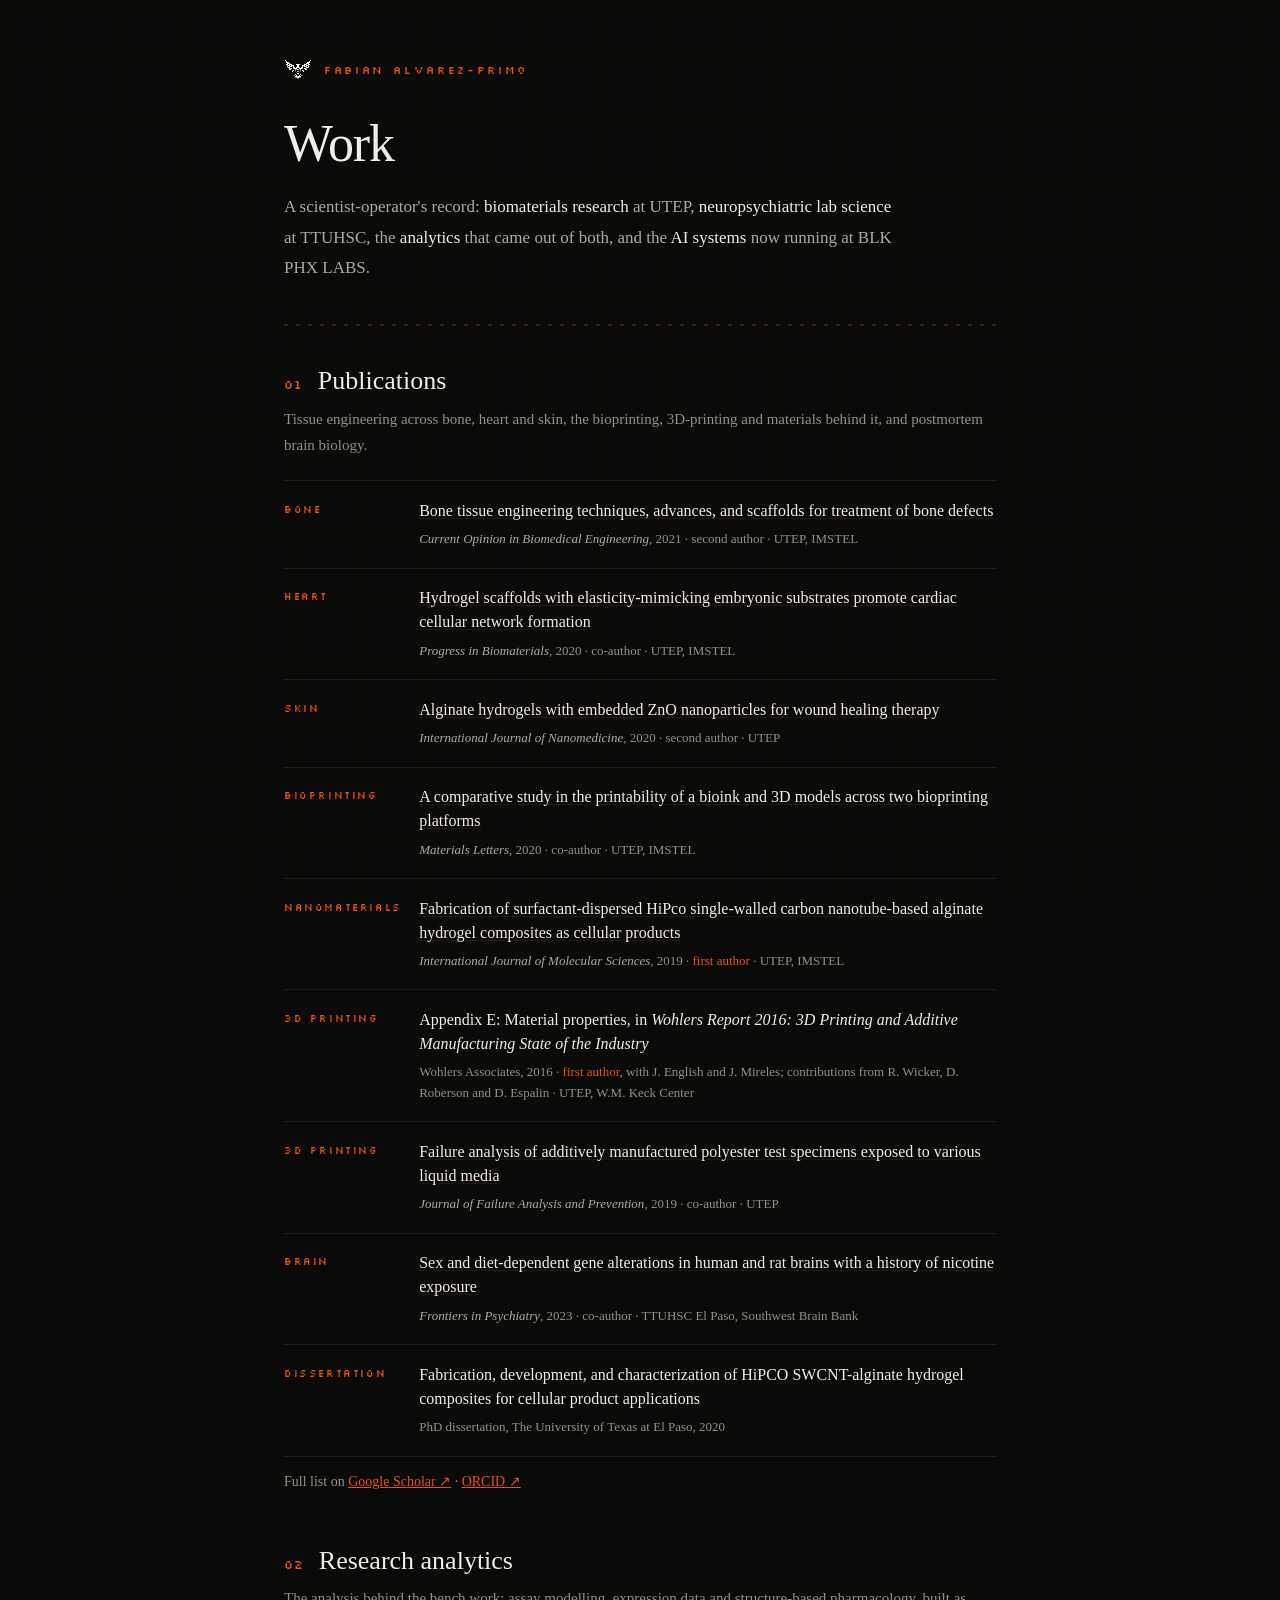
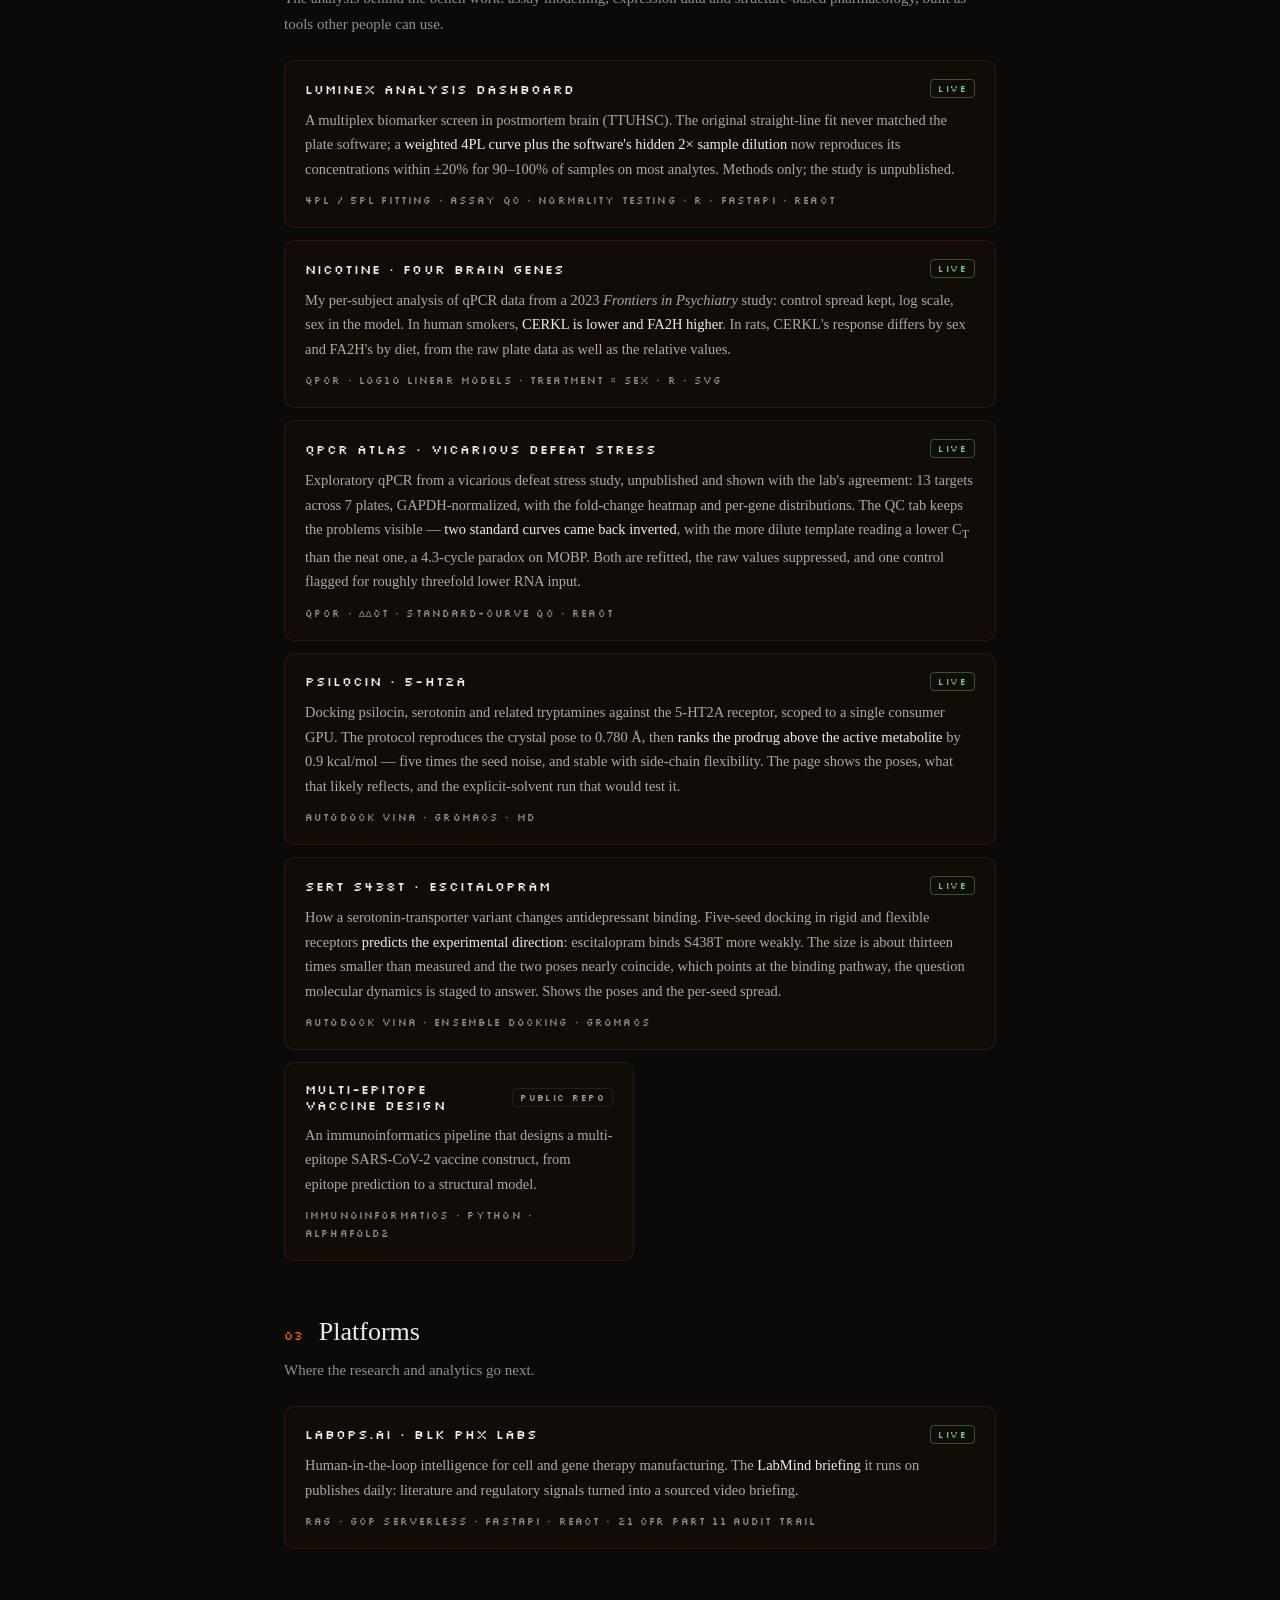
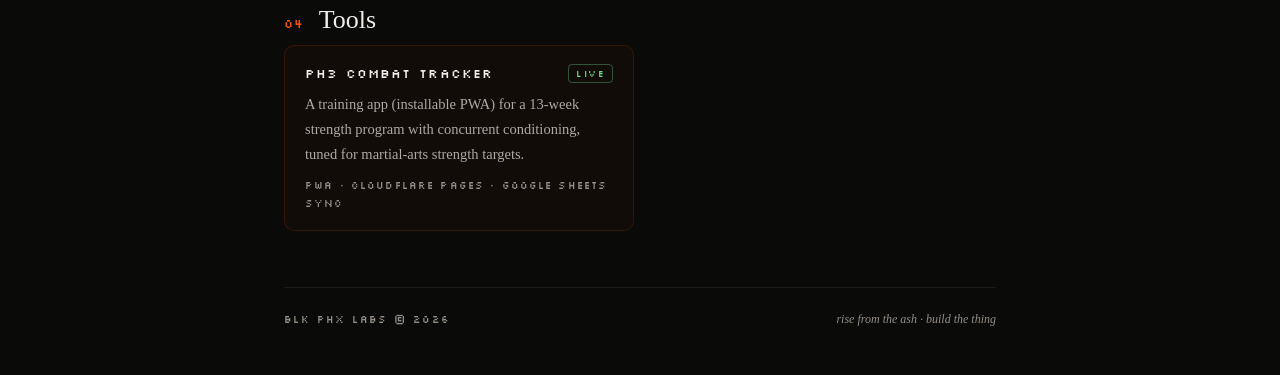
<file: work/index.html>
<!DOCTYPE html>
<html lang="en">
<head>
  <meta charset="UTF-8" />
  <meta name="viewport" content="width=device-width, initial-scale=1.0" />
  <title>Work · Fabian Alvarez-Primo</title>
  <meta name="description" content="Publications, research analytics and the systems behind BLK PHX LABS. Fabian Alvarez-Primo, PhD." />
  <meta property="og:title" content="Work · Fabian Alvarez-Primo" />
  <meta property="og:description" content="From biomaterials and neuropsychiatric lab science to the analytics and AI systems behind BLK PHX LABS." />
  <meta property="og:image" content="https://fabzy4l.github.io/assets/og-labops.png" />
  <link rel="icon" type="image/png" sizes="32x32" href="../assets/favicon-32.png" />
  <link rel="apple-touch-icon" href="../assets/apple-touch-icon.png" />
  <style>
    @font-face { font-family: 'Silkscreen'; src: url('../assets/silkscreen-latin-400-normal.woff2') format('woff2'); font-weight: 400; font-style: normal; font-display: swap; }

    :root {
      --bg: #0a0a09;
      --ink: #f0ede8;
      --text: #c8c4bc;
      --text-soft: #aeaaa2;
      --text-muted: #948f87;
      --accent: #e8520a;
      --accent-line: rgba(232,82,10,0.15);
      --accent-wash: rgba(232,82,10,0.04);
      --hair: rgba(200,196,188,0.1);
      --pixel: 'Silkscreen', ui-monospace, monospace;
      --serif: Georgia, 'Times New Roman', serif;
    }

    *, *::before, *::after { box-sizing: border-box; margin: 0; padding: 0; }
    html { scroll-behavior: smooth; }
    body { background: var(--bg); color: var(--text); font-family: var(--serif); -webkit-font-smoothing: antialiased; min-height: 100vh; overflow-x: hidden; }
    a { color: inherit; }
    a:focus-visible { outline: 2px solid var(--accent); outline-offset: 3px; }

    .grid-bg { position: fixed; inset: 0; pointer-events: none; z-index: 0; background-image: linear-gradient(rgba(232,82,10,0.03) 1px, transparent 1px), linear-gradient(90deg, rgba(232,82,10,0.03) 1px, transparent 1px); background-size: 60px 60px; }

    .container { max-width: 760px; margin: 0 auto; padding: 0 24px; position: relative; z-index: 1; }
    @media (max-width: 640px) { .container { padding: 0 16px; } }

    /* ── Header ── */
    header { padding-top: 56px; }
    .back { display: inline-flex; align-items: center; gap: 0.75rem; font-family: var(--pixel); font-size: 11px; letter-spacing: 0.24em; text-transform: uppercase; color: var(--accent); text-decoration: none; margin-bottom: 2rem; }
    .back img { width: 28px; height: 28px; image-rendering: pixelated; }
    h1 { font-size: clamp(36px, 9vw, 52px); font-weight: 400; line-height: 1.08; color: var(--ink); letter-spacing: -0.02em; }
    .lede { font-size: 17px; line-height: 1.8; color: var(--text-soft); margin-top: 1.25rem; max-width: 620px; }
    .lede strong { color: var(--ink); font-weight: 400; }

    .divider { height: 2px; margin: 2.5rem 0; background: repeating-linear-gradient(90deg, rgba(232,82,10,0.25) 0 4px, transparent 4px 12px); }

    /* ── Sections ── */
    section { margin-bottom: 3.5rem; }
    .s-head { display: flex; align-items: baseline; gap: 0.9rem; margin-bottom: 0.6rem; }
    .s-num { font-family: var(--pixel); font-size: 12px; color: var(--accent); letter-spacing: 0.1em; }
    h2 { font-size: 26px; font-weight: 400; color: var(--ink); }
    .s-intro { font-size: 15px; line-height: 1.75; color: var(--text-muted); margin-bottom: 1.4rem; }

    /* ── Publications ── */
    .pubs { list-style: none; display: flex; flex-direction: column; }
    .pub { display: grid; grid-template-columns: 116px 1fr; gap: 0.4rem 1.2rem; padding: 1.1rem 0; border-top: 1px solid var(--hair); }
    .pub:last-child { border-bottom: 1px solid var(--hair); }
    .pub-tag { font-family: var(--pixel); font-size: 10px; letter-spacing: 0.16em; text-transform: uppercase; color: var(--accent); padding-top: 4px; }
    .pub-title { font-size: 16px; line-height: 1.5; color: var(--ink); }
    .pub-title a { text-decoration: none; background-image: linear-gradient(var(--accent-line), var(--accent-line)); background-size: 100% 1px; background-position: 0 100%; background-repeat: no-repeat; transition: background-size 0.2s; }
    .pub-title a:hover { background-image: linear-gradient(var(--accent), var(--accent)); }
    .pub-meta { grid-column: 2; font-size: 13px; color: var(--text-muted); line-height: 1.6; }
    .pub-meta em { color: var(--text-soft); }
    .role-first { color: var(--accent); }
    @media (max-width: 560px) { .pub { grid-template-columns: 1fr; } .pub-meta { grid-column: 1; } }
    .more { font-size: 14px; color: var(--text-muted); margin-top: 1rem; }
    .more a { color: var(--accent); }

    /* ── Cards ── */
    .cards { display: grid; grid-template-columns: repeat(auto-fill, minmax(320px, 1fr)); gap: 12px; }
    @media (max-width: 400px) { .cards { grid-template-columns: 1fr; } }
    .card { display: flex; flex-direction: column; gap: 0.6rem; padding: 18px 20px; border: 1px solid var(--accent-line); border-radius: 10px; background: var(--accent-wash); text-decoration: none; color: var(--text); transition: border-color 0.2s, background 0.2s, transform 0.2s; }
    a.card:hover { border-color: rgba(232,82,10,0.5); background: rgba(232,82,10,0.08); transform: translateY(-2px); }
    .card.wide { grid-column: 1 / -1; }
    .card-top { display: flex; justify-content: space-between; align-items: center; gap: 0.75rem; }
    .card-name { font-family: var(--pixel); font-size: 13px; letter-spacing: 0.08em; text-transform: uppercase; color: var(--ink); }
    .status { font-family: var(--pixel); font-size: 9px; letter-spacing: 0.16em; text-transform: uppercase; padding: 3px 7px; border-radius: 4px; border: 1px solid; white-space: nowrap; }
    .status.live { color: #6fdc8c; border-color: rgba(111,220,140,0.35); }
    .status.published { color: var(--accent); border-color: rgba(232,82,10,0.45); }
    .status.repo { color: var(--text-soft); border-color: var(--hair); }
    .card-body { font-size: 14.5px; line-height: 1.7; color: var(--text-soft); }
    .card-body strong { color: var(--ink); font-weight: 400; }
    .card-skills { font-family: var(--pixel); font-size: 9.5px; letter-spacing: 0.12em; text-transform: uppercase; color: var(--text-muted); line-height: 1.9; }

    footer { border-top: 1px solid var(--hair); padding: 24px 0 48px; display: flex; justify-content: space-between; align-items: center; gap: 1rem; flex-wrap: wrap; }
    .footer-brand { font-family: var(--pixel); font-size: 10px; letter-spacing: 0.14em; text-transform: uppercase; color: var(--text-muted); text-decoration: none; }
    .footer-tagline { font-size: 12px; font-style: italic; color: var(--text-muted); }

    @media (prefers-reduced-motion: no-preference) {
      .reveal { animation: fadeUp 0.6s cubic-bezier(.2,.7,.2,1) both; animation-delay: calc(var(--i, 0) * 0.07s); }
    }
    @keyframes fadeUp { from { opacity: 0; transform: translateY(14px); } to { opacity: 1; transform: translateY(0); } }
  </style>
</head>
<body>

<div class="grid-bg" aria-hidden="true"></div>

<div class="container">

  <header>
    <a class="back reveal" href="../"><img src="../assets/blkphx-mark-8bit.png" alt="" width="28" height="28" />Fabian Alvarez-Primo</a>
    <h1 class="reveal" style="--i:1">Work</h1>
    <p class="lede reveal" style="--i:2">
      A scientist-operator's record: <strong>biomaterials research</strong> at UTEP,
      <strong>neuropsychiatric lab science</strong> at TTUHSC, the <strong>analytics</strong> that
      came out of both, and the <strong>AI systems</strong> now running at BLK PHX LABS.
    </p>
  </header>

  <div class="divider"></div>

  <section aria-labelledby="h-pubs">
    <div class="s-head"><span class="s-num">01</span><h2 id="h-pubs">Publications</h2></div>
    <p class="s-intro">Tissue engineering across bone, heart and skin, the bioprinting, 3D-printing and materials behind it, and postmortem brain biology.</p>
    <ol class="pubs">
      <li class="pub">
        <span class="pub-tag">Bone</span>
        <span class="pub-title"><a href="https://doi.org/10.1016/j.cobme.2020.100248" target="_blank" rel="noopener">Bone tissue engineering techniques, advances, and scaffolds for treatment of bone defects</a></span>
        <span class="pub-meta"><em>Current Opinion in Biomedical Engineering</em>, 2021 · second author · UTEP, IMSTEL</span>
      </li>
      <li class="pub">
        <span class="pub-tag">Heart</span>
        <span class="pub-title"><a href="https://doi.org/10.1007/s40204-020-00137-0" target="_blank" rel="noopener">Hydrogel scaffolds with elasticity-mimicking embryonic substrates promote cardiac cellular network formation</a></span>
        <span class="pub-meta"><em>Progress in Biomaterials</em>, 2020 · co-author · UTEP, IMSTEL</span>
      </li>
      <li class="pub">
        <span class="pub-tag">Skin</span>
        <span class="pub-title"><a href="https://doi.org/10.2147/IJN.S255937" target="_blank" rel="noopener">Alginate hydrogels with embedded ZnO nanoparticles for wound healing therapy</a></span>
        <span class="pub-meta"><em>International Journal of Nanomedicine</em>, 2020 · second author · UTEP</span>
      </li>
      <li class="pub">
        <span class="pub-tag">Bioprinting</span>
        <span class="pub-title"><a href="https://doi.org/10.1016/j.matlet.2020.127382" target="_blank" rel="noopener">A comparative study in the printability of a bioink and 3D models across two bioprinting platforms</a></span>
        <span class="pub-meta"><em>Materials Letters</em>, 2020 · co-author · UTEP, IMSTEL</span>
      </li>
      <li class="pub">
        <span class="pub-tag">Nanomaterials</span>
        <span class="pub-title"><a href="https://doi.org/10.3390/ijms20194802" target="_blank" rel="noopener">Fabrication of surfactant-dispersed HiPco single-walled carbon nanotube-based alginate hydrogel composites as cellular products</a></span>
        <span class="pub-meta"><em>International Journal of Molecular Sciences</em>, 2019 · <span class="role-first">first author</span> · UTEP, IMSTEL</span>
      </li>
      <li class="pub">
        <span class="pub-tag">3D printing</span>
        <span class="pub-title">Appendix E: Material properties, in <em>Wohlers Report 2016: 3D Printing and Additive Manufacturing State of the Industry</em></span>
        <span class="pub-meta">Wohlers Associates, 2016 · <span class="role-first">first author</span>, with J. English and J. Mireles; contributions from R. Wicker, D. Roberson and D. Espalin · UTEP, W.M. Keck Center</span>
      </li>
      <li class="pub">
        <span class="pub-tag">3D printing</span>
        <span class="pub-title"><a href="https://doi.org/10.1007/s11668-019-00614-0" target="_blank" rel="noopener">Failure analysis of additively manufactured polyester test specimens exposed to various liquid media</a></span>
        <span class="pub-meta"><em>Journal of Failure Analysis and Prevention</em>, 2019 · co-author · UTEP</span>
      </li>
      <li class="pub">
        <span class="pub-tag">Brain</span>
        <span class="pub-title"><a href="https://doi.org/10.3389/fpsyt.2023.1104563" target="_blank" rel="noopener">Sex and diet-dependent gene alterations in human and rat brains with a history of nicotine exposure</a></span>
        <span class="pub-meta"><em>Frontiers in Psychiatry</em>, 2023 · co-author · TTUHSC El Paso, Southwest Brain Bank</span>
      </li>
      <li class="pub">
        <span class="pub-tag">Dissertation</span>
        <span class="pub-title">Fabrication, development, and characterization of HiPCO SWCNT-alginate hydrogel composites for cellular product applications</span>
        <span class="pub-meta">PhD dissertation, The University of Texas at El Paso, 2020</span>
      </li>
    </ol>
    <p class="more">Full list on <a href="https://scholar.google.com/citations?user=R_O9xkkAAAAJ&amp;hl=en" target="_blank" rel="noopener">Google Scholar ↗</a> · <a href="https://orcid.org/0000-0002-6917-723X" target="_blank" rel="noopener">ORCID ↗</a></p>
  </section>

  <section aria-labelledby="h-analytics">
    <div class="s-head"><span class="s-num">02</span><h2 id="h-analytics">Research analytics</h2></div>
    <p class="s-intro">The analysis behind the bench work: assay modelling, expression data and structure-based pharmacology, built as tools other people can use.</p>
    <div class="cards">
      <a class="card wide" href="../luminex/">
        <div class="card-top"><span class="card-name">Luminex analysis dashboard</span><span class="status live">Live</span></div>
        <p class="card-body">A multiplex biomarker screen in postmortem brain (TTUHSC). The original straight-line fit never matched the plate software; a <strong>weighted 4PL curve plus the software's hidden 2× sample dilution</strong> now reproduces its concentrations within ±20% for 90–100% of samples on most analytes. Methods only; the study is unpublished.</p>
        <p class="card-skills">4PL / 5PL fitting · assay QC · normality testing · R · FastAPI · React</p>
      </a>
      <a class="card wide" href="../nicotine/">
        <div class="card-top"><span class="card-name">Nicotine · four brain genes</span><span class="status live">Live</span></div>
        <p class="card-body">My per-subject analysis of qPCR data from a 2023 <em>Frontiers in Psychiatry</em> study: control spread kept, log scale, sex in the model. In human smokers, <strong>CERKL is lower and FA2H higher</strong>. In rats, CERKL's response differs by sex and FA2H's by diet, from the raw plate data as well as the relative values.</p>
        <p class="card-skills">qPCR · log10 linear models · treatment × sex · R · SVG</p>
      </a>
      <a class="card wide" href="../qpcr/">
        <div class="card-top"><span class="card-name">qPCR atlas · vicarious defeat stress</span><span class="status live">Live</span></div>
        <p class="card-body">Exploratory qPCR from a vicarious defeat stress study, unpublished and shown with the lab's agreement: 13 targets across 7 plates, GAPDH-normalized, with the fold-change heatmap and per-gene distributions. The QC tab keeps the problems visible — <strong>two standard curves came back inverted</strong>, with the more dilute template reading a lower C<sub>T</sub> than the neat one, a 4.3-cycle paradox on MOBP. Both are refitted, the raw values suppressed, and one control flagged for roughly threefold lower RNA input.</p>
        <p class="card-skills">qPCR · ΔΔCt · standard-curve QC · React</p>
      </a>
      <a class="card wide" href="../psilocin/">
        <div class="card-top"><span class="card-name">Psilocin · 5-HT2A</span><span class="status live">Live</span></div>
        <p class="card-body">Docking psilocin, serotonin and related tryptamines against the 5-HT2A receptor, scoped to a single consumer GPU. The protocol reproduces the crystal pose to 0.780 Å, then <strong>ranks the prodrug above the active metabolite</strong> by 0.9 kcal/mol — five times the seed noise, and stable with side-chain flexibility. The page shows the poses, what that likely reflects, and the explicit-solvent run that would test it.</p>
        <p class="card-skills">AutoDock Vina · GROMACS · MD</p>
      </a>
      <a class="card wide" href="../sert/">
        <div class="card-top"><span class="card-name">SERT S438T · escitalopram</span><span class="status live">Live</span></div>
        <p class="card-body">How a serotonin-transporter variant changes antidepressant binding. Five-seed docking in rigid and flexible receptors <strong>predicts the experimental direction</strong>: escitalopram binds S438T more weakly. The size is about thirteen times smaller than measured and the two poses nearly coincide, which points at the binding pathway, the question molecular dynamics is staged to answer. Shows the poses and the per-seed spread.</p>
        <p class="card-skills">AutoDock Vina · ensemble docking · GROMACS</p>
      </a>
      <a class="card" href="https://github.com/fabzy4L/multi-epitope-vaccine-design" target="_blank" rel="noopener">
        <div class="card-top"><span class="card-name">Multi-epitope vaccine design</span><span class="status repo">Public repo</span></div>
        <p class="card-body">An immunoinformatics pipeline that designs a multi-epitope SARS-CoV-2 vaccine construct, from epitope prediction to a structural model.</p>
        <p class="card-skills">Immunoinformatics · Python · AlphaFold2</p>
      </a>
    </div>
  </section>

  <section aria-labelledby="h-platforms">
    <div class="s-head"><span class="s-num">03</span><h2 id="h-platforms">Platforms</h2></div>
    <p class="s-intro">Where the research and analytics go next.</p>
    <div class="cards">
      <a class="card wide" href="https://blkphxlabs.com/" target="_blank" rel="noopener">
        <div class="card-top"><span class="card-name">LabOps.AI · BLK PHX LABS</span><span class="status live">Live</span></div>
        <p class="card-body">Human-in-the-loop intelligence for cell and gene therapy manufacturing. The <strong>LabMind briefing</strong> it runs on publishes daily: literature and regulatory signals turned into a sourced video briefing.</p>
        <p class="card-skills">RAG · GCP serverless · FastAPI · React · 21 CFR Part 11 audit trail</p>
      </a>
    </div>
  </section>

  <section aria-labelledby="h-tools">
    <div class="s-head"><span class="s-num">04</span><h2 id="h-tools">Tools</h2></div>
    <div class="cards">
      <a class="card" href="https://blkphx-ph3.pages.dev/" target="_blank" rel="noopener">
        <div class="card-top"><span class="card-name">PH3 Combat Tracker</span><span class="status live">Live</span></div>
        <p class="card-body">A training app (installable PWA) for a 13-week strength program with concurrent conditioning, tuned for martial-arts strength targets.</p>
        <p class="card-skills">PWA · Cloudflare Pages · Google Sheets sync</p>
      </a>
    </div>
  </section>

  <footer>
    <a class="footer-brand" href="https://blkphxlabs.com/">BLK PHX LABS © 2026</a>
    <span class="footer-tagline">rise from the ash · build the thing</span>
  </footer>

</div>
</body>
</html>
</file>
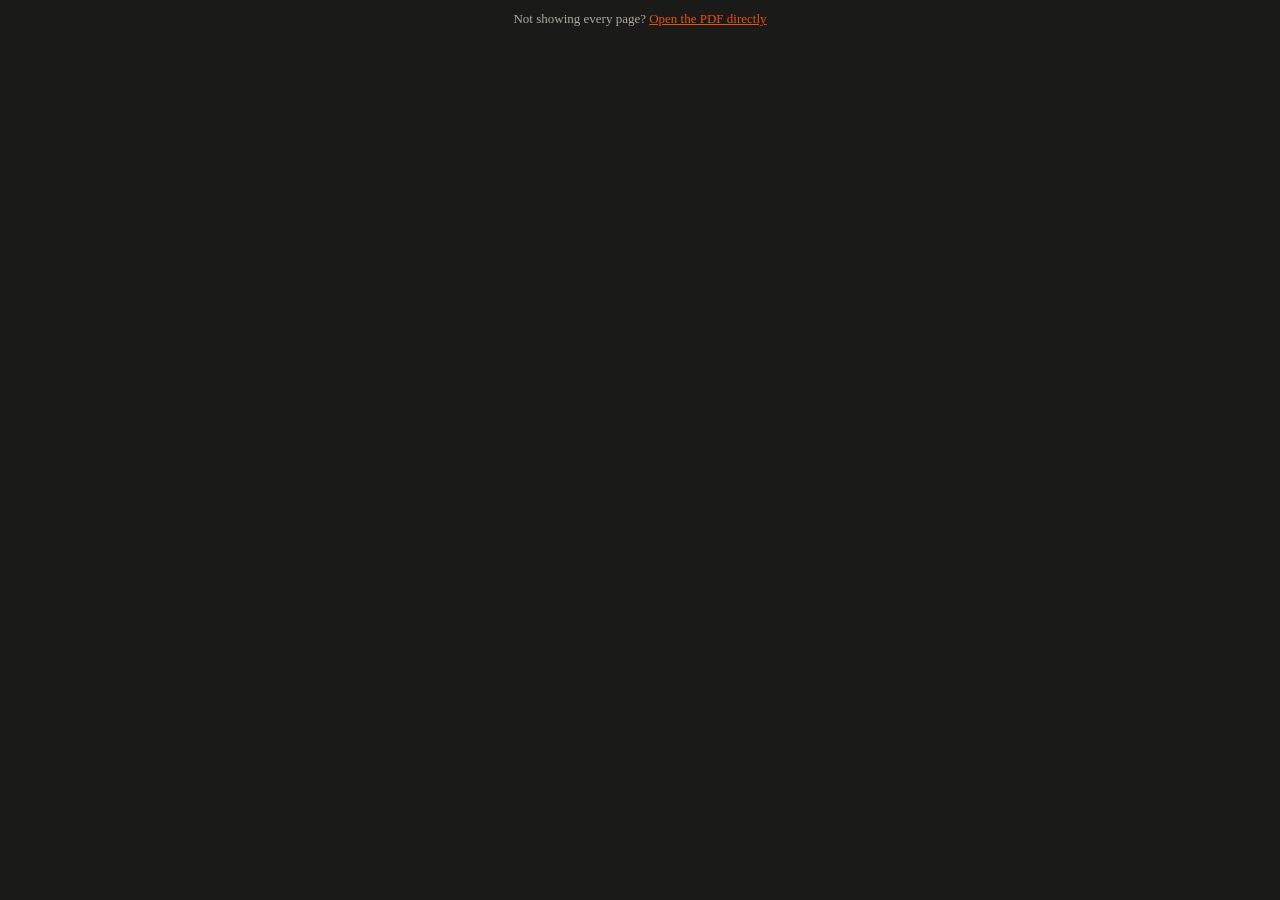
<file: cv.html>
<!DOCTYPE html>
<html lang="en">
<head>
  <meta charset="UTF-8" />
  <meta name="viewport" content="width=device-width, initial-scale=1.0" />
  <title>Fabian Alvarez-Primo — Academic CV</title>
  <link rel="icon" type="image/png" sizes="32x32" href="assets/favicon-32.png" />
  <style>
    * { margin: 0; padding: 0; box-sizing: border-box; }
    html, body { height: 100%; background: #1a1a18; }
    body { display: flex; flex-direction: column; }
    /* iOS Safari and in-app browsers often show only page 1 of an embedded PDF, so offer the file directly too. */
    .bar { flex-shrink: 0; padding: 10px 16px; text-align: center; font: 13px/1.4 Georgia, serif; color: #aeaaa2; }
    .bar a { color: #e8520a; }
    iframe { display: block; width: 100%; flex: 1; border: none; }
  </style>
</head>
<body>
  <div class="bar">Not showing every page? <a href="./Alvarez-Primo_Academic_CV.pdf">Open the PDF directly</a></div>
  <iframe src="./Alvarez-Primo_Academic_CV.pdf#toolbar=1" title="Academic CV (PDF)"></iframe>
</body>
</html>
</file>
<file: luminex/assets/index-CnsShxdu.css>
*,:before,:after{--tw-border-spacing-x: 0;--tw-border-spacing-y: 0;--tw-translate-x: 0;--tw-translate-y: 0;--tw-rotate: 0;--tw-skew-x: 0;--tw-skew-y: 0;--tw-scale-x: 1;--tw-scale-y: 1;--tw-pan-x: ;--tw-pan-y: ;--tw-pinch-zoom: ;--tw-scroll-snap-strictness: proximity;--tw-gradient-from-position: ;--tw-gradient-via-position: ;--tw-gradient-to-position: ;--tw-ordinal: ;--tw-slashed-zero: ;--tw-numeric-figure: ;--tw-numeric-spacing: ;--tw-numeric-fraction: ;--tw-ring-inset: ;--tw-ring-offset-width: 0px;--tw-ring-offset-color: #fff;--tw-ring-color: rgb(59 130 246 / .5);--tw-ring-offset-shadow: 0 0 #0000;--tw-ring-shadow: 0 0 #0000;--tw-shadow: 0 0 #0000;--tw-shadow-colored: 0 0 #0000;--tw-blur: ;--tw-brightness: ;--tw-contrast: ;--tw-grayscale: ;--tw-hue-rotate: ;--tw-invert: ;--tw-saturate: ;--tw-sepia: ;--tw-drop-shadow: ;--tw-backdrop-blur: ;--tw-backdrop-brightness: ;--tw-backdrop-contrast: ;--tw-backdrop-grayscale: ;--tw-backdrop-hue-rotate: ;--tw-backdrop-invert: ;--tw-backdrop-opacity: ;--tw-backdrop-saturate: ;--tw-backdrop-sepia: ;--tw-contain-size: ;--tw-contain-layout: ;--tw-contain-paint: ;--tw-contain-style: }::backdrop{--tw-border-spacing-x: 0;--tw-border-spacing-y: 0;--tw-translate-x: 0;--tw-translate-y: 0;--tw-rotate: 0;--tw-skew-x: 0;--tw-skew-y: 0;--tw-scale-x: 1;--tw-scale-y: 1;--tw-pan-x: ;--tw-pan-y: ;--tw-pinch-zoom: ;--tw-scroll-snap-strictness: proximity;--tw-gradient-from-position: ;--tw-gradient-via-position: ;--tw-gradient-to-position: ;--tw-ordinal: ;--tw-slashed-zero: ;--tw-numeric-figure: ;--tw-numeric-spacing: ;--tw-numeric-fraction: ;--tw-ring-inset: ;--tw-ring-offset-width: 0px;--tw-ring-offset-color: #fff;--tw-ring-color: rgb(59 130 246 / .5);--tw-ring-offset-shadow: 0 0 #0000;--tw-ring-shadow: 0 0 #0000;--tw-shadow: 0 0 #0000;--tw-shadow-colored: 0 0 #0000;--tw-blur: ;--tw-brightness: ;--tw-contrast: ;--tw-grayscale: ;--tw-hue-rotate: ;--tw-invert: ;--tw-saturate: ;--tw-sepia: ;--tw-drop-shadow: ;--tw-backdrop-blur: ;--tw-backdrop-brightness: ;--tw-backdrop-contrast: ;--tw-backdrop-grayscale: ;--tw-backdrop-hue-rotate: ;--tw-backdrop-invert: ;--tw-backdrop-opacity: ;--tw-backdrop-saturate: ;--tw-backdrop-sepia: ;--tw-contain-size: ;--tw-contain-layout: ;--tw-contain-paint: ;--tw-contain-style: }*,:before,:after{box-sizing:border-box;border-width:0;border-style:solid;border-color:#e5e7eb}:before,:after{--tw-content: ""}html,:host{line-height:1.5;-webkit-text-size-adjust:100%;-moz-tab-size:4;-o-tab-size:4;tab-size:4;font-family:ui-sans-serif,system-ui,sans-serif,"Apple Color Emoji","Segoe UI Emoji",Segoe UI Symbol,"Noto Color Emoji";font-feature-settings:normal;font-variation-settings:normal;-webkit-tap-highlight-color:transparent}body{margin:0;line-height:inherit}hr{height:0;color:inherit;border-top-width:1px}abbr:where([title]){-webkit-text-decoration:underline dotted;text-decoration:underline dotted}h1,h2,h3,h4,h5,h6{font-size:inherit;font-weight:inherit}a{color:inherit;text-decoration:inherit}b,strong{font-weight:bolder}code,kbd,samp,pre{font-family:ui-monospace,SFMono-Regular,Menlo,Monaco,Consolas,Liberation Mono,Courier New,monospace;font-feature-settings:normal;font-variation-settings:normal;font-size:1em}small{font-size:80%}sub,sup{font-size:75%;line-height:0;position:relative;vertical-align:baseline}sub{bottom:-.25em}sup{top:-.5em}table{text-indent:0;border-color:inherit;border-collapse:collapse}button,input,optgroup,select,textarea{font-family:inherit;font-feature-settings:inherit;font-variation-settings:inherit;font-size:100%;font-weight:inherit;line-height:inherit;letter-spacing:inherit;color:inherit;margin:0;padding:0}button,select{text-transform:none}button,input:where([type=button]),input:where([type=reset]),input:where([type=submit]){-webkit-appearance:button;background-color:transparent;background-image:none}:-moz-focusring{outline:auto}:-moz-ui-invalid{box-shadow:none}progress{vertical-align:baseline}::-webkit-inner-spin-button,::-webkit-outer-spin-button{height:auto}[type=search]{-webkit-appearance:textfield;outline-offset:-2px}::-webkit-search-decoration{-webkit-appearance:none}::-webkit-file-upload-button{-webkit-appearance:button;font:inherit}summary{display:list-item}blockquote,dl,dd,h1,h2,h3,h4,h5,h6,hr,figure,p,pre{margin:0}fieldset{margin:0;padding:0}legend{padding:0}ol,ul,menu{list-style:none;margin:0;padding:0}dialog{padding:0}textarea{resize:vertical}input::-moz-placeholder,textarea::-moz-placeholder{opacity:1;color:#9ca3af}input::placeholder,textarea::placeholder{opacity:1;color:#9ca3af}button,[role=button]{cursor:pointer}:disabled{cursor:default}img,svg,video,canvas,audio,iframe,embed,object{display:block;vertical-align:middle}img,video{max-width:100%;height:auto}[hidden]:where(:not([hidden=until-found])){display:none}.sr-only{position:absolute;width:1px;height:1px;padding:0;margin:-1px;overflow:hidden;clip:rect(0,0,0,0);white-space:nowrap;border-width:0}.pointer-events-none{pointer-events:none}.visible{visibility:visible}.static{position:static}.fixed{position:fixed}.absolute{position:absolute}.relative{position:relative}.inset-0{top:0;right:0;bottom:0;left:0}.inset-y-0{top:0;bottom:0}.bottom-0{bottom:0}.left-0{left:0}.left-1{left:.25rem}.left-1\/2{left:50%}.left-2{left:.5rem}.right-0{right:0}.right-1{right:.25rem}.right-1\/2{right:50%}.top-0{top:0}.-z-10{z-index:-10}.z-0{z-index:0}.z-10{z-index:10}.z-20{z-index:20}.z-50{z-index:50}.col-span-1{grid-column:span 1 / span 1}.col-span-10{grid-column:span 10 / span 10}.col-span-11{grid-column:span 11 / span 11}.col-span-12{grid-column:span 12 / span 12}.col-span-2{grid-column:span 2 / span 2}.col-span-3{grid-column:span 3 / span 3}.col-span-4{grid-column:span 4 / span 4}.col-span-5{grid-column:span 5 / span 5}.col-span-6{grid-column:span 6 / span 6}.col-span-7{grid-column:span 7 / span 7}.col-span-8{grid-column:span 8 / span 8}.col-span-9{grid-column:span 9 / span 9}.mx-2\.5{margin-left:.625rem;margin-right:.625rem}.mx-auto{margin-left:auto;margin-right:auto}.my-6{margin-top:1.5rem;margin-bottom:1.5rem}.-mb-px{margin-bottom:-1px}.-ml-0{margin-left:-0px}.-ml-0\.5{margin-left:-.125rem}.-ml-1{margin-left:-.25rem}.-ml-1\.5{margin-left:-.375rem}.-ml-px{margin-left:-1px}.-mr-1{margin-right:-.25rem}.mb-0{margin-bottom:0}.mb-1\.5{margin-bottom:.375rem}.mb-2{margin-bottom:.5rem}.mb-3{margin-bottom:.75rem}.mb-4{margin-bottom:1rem}.mb-5{margin-bottom:1.25rem}.mb-6{margin-bottom:1.5rem}.mb-8{margin-bottom:2rem}.ml-1\.5{margin-left:.375rem}.ml-2{margin-left:.5rem}.ml-auto{margin-left:auto}.ml-px{margin-left:1px}.mr-1{margin-right:.25rem}.mr-1\.5{margin-right:.375rem}.mr-10{margin-right:2.5rem}.mr-2{margin-right:.5rem}.mr-2\.5{margin-right:.625rem}.mr-20{margin-right:5rem}.mr-3{margin-right:.75rem}.mr-4{margin-right:1rem}.mr-5{margin-right:1.25rem}.mr-8{margin-right:2rem}.mt-0\.5{margin-top:.125rem}.mt-1{margin-top:.25rem}.mt-10{margin-top:2.5rem}.mt-2{margin-top:.5rem}.mt-3{margin-top:.75rem}.mt-4{margin-top:1rem}.mt-5{margin-top:1.25rem}.mt-6{margin-top:1.5rem}.mt-8{margin-top:2rem}.block{display:block}.inline-block{display:inline-block}.flex{display:flex}.inline-flex{display:inline-flex}.table{display:table}.grid{display:grid}.hidden{display:none}.size-3\.5{width:.875rem;height:.875rem}.h-0{height:0px}.h-10{height:2.5rem}.h-12{height:3rem}.h-2{height:.5rem}.h-3{height:.75rem}.h-3\.5{height:.875rem}.h-4{height:1rem}.h-40{height:10rem}.h-5{height:1.25rem}.h-6{height:1.5rem}.h-64{height:16rem}.h-7{height:1.75rem}.h-8{height:2rem}.h-80{height:20rem}.h-9{height:2.25rem}.h-\[1px\]{height:1px}.h-auto{height:auto}.h-full{height:100%}.max-h-\[228px\]{max-height:228px}.min-h-full{min-height:100%}.min-h-screen{min-height:100vh}.w-0{width:0px}.w-1{width:.25rem}.w-1\/2{width:50%}.w-10{width:2.5rem}.w-16{width:4rem}.w-2{width:.5rem}.w-20{width:5rem}.w-28{width:7rem}.w-3{width:.75rem}.w-3\.5{width:.875rem}.w-4{width:1rem}.w-48{width:12rem}.w-5{width:1.25rem}.w-6{width:1.5rem}.w-7{width:1.75rem}.w-8{width:2rem}.w-9{width:2.25rem}.w-\[90\%\]{width:90%}.w-\[var\(--button-width\)\]{width:var(--button-width)}.w-full{width:100%}.w-max{width:-moz-max-content;width:max-content}.w-screen{width:100vw}.min-w-44{min-width:11rem}.min-w-\[10rem\]{min-width:10rem}.min-w-\[110px\]{min-width:110px}.min-w-min{min-width:-moz-min-content;min-width:min-content}.max-w-7xl{max-width:80rem}.max-w-\[100px\]{max-width:100px}.max-w-full{max-width:100%}.max-w-lg{max-width:32rem}.max-w-sm{max-width:24rem}.max-w-xs{max-width:20rem}.flex-1{flex:1 1 0%}.flex-none{flex:none}.shrink-0{flex-shrink:0}.border-collapse{border-collapse:collapse}.-translate-x-1\/2{--tw-translate-x: -50%;transform:translate(var(--tw-translate-x),var(--tw-translate-y)) rotate(var(--tw-rotate)) skew(var(--tw-skew-x)) skewY(var(--tw-skew-y)) scaleX(var(--tw-scale-x)) scaleY(var(--tw-scale-y))}.-translate-y-4{--tw-translate-y: -1rem;transform:translate(var(--tw-translate-x),var(--tw-translate-y)) rotate(var(--tw-rotate)) skew(var(--tw-skew-x)) skewY(var(--tw-skew-y)) scaleX(var(--tw-scale-x)) scaleY(var(--tw-scale-y))}.translate-x-0{--tw-translate-x: 0px;transform:translate(var(--tw-translate-x),var(--tw-translate-y)) rotate(var(--tw-rotate)) skew(var(--tw-skew-x)) skewY(var(--tw-skew-y)) scaleX(var(--tw-scale-x)) scaleY(var(--tw-scale-y))}.translate-x-1\/2{--tw-translate-x: 50%;transform:translate(var(--tw-translate-x),var(--tw-translate-y)) rotate(var(--tw-rotate)) skew(var(--tw-skew-x)) skewY(var(--tw-skew-y)) scaleX(var(--tw-scale-x)) scaleY(var(--tw-scale-y))}.translate-x-5{--tw-translate-x: 1.25rem;transform:translate(var(--tw-translate-x),var(--tw-translate-y)) rotate(var(--tw-rotate)) skew(var(--tw-skew-x)) skewY(var(--tw-skew-y)) scaleX(var(--tw-scale-x)) scaleY(var(--tw-scale-y))}.translate-y-0{--tw-translate-y: 0px;transform:translate(var(--tw-translate-x),var(--tw-translate-y)) rotate(var(--tw-rotate)) skew(var(--tw-skew-x)) skewY(var(--tw-skew-y)) scaleX(var(--tw-scale-x)) scaleY(var(--tw-scale-y))}.-rotate-180{--tw-rotate: -180deg;transform:translate(var(--tw-translate-x),var(--tw-translate-y)) rotate(var(--tw-rotate)) skew(var(--tw-skew-x)) skewY(var(--tw-skew-y)) scaleX(var(--tw-scale-x)) scaleY(var(--tw-scale-y))}.-rotate-90{--tw-rotate: -90deg;transform:translate(var(--tw-translate-x),var(--tw-translate-y)) rotate(var(--tw-rotate)) skew(var(--tw-skew-x)) skewY(var(--tw-skew-y)) scaleX(var(--tw-scale-x)) scaleY(var(--tw-scale-y))}.scale-100{--tw-scale-x: 1;--tw-scale-y: 1;transform:translate(var(--tw-translate-x),var(--tw-translate-y)) rotate(var(--tw-rotate)) skew(var(--tw-skew-x)) skewY(var(--tw-skew-y)) scaleX(var(--tw-scale-x)) scaleY(var(--tw-scale-y))}.scale-95{--tw-scale-x: .95;--tw-scale-y: .95;transform:translate(var(--tw-translate-x),var(--tw-translate-y)) rotate(var(--tw-rotate)) skew(var(--tw-skew-x)) skewY(var(--tw-skew-y)) scaleX(var(--tw-scale-x)) scaleY(var(--tw-scale-y))}.transform{transform:translate(var(--tw-translate-x),var(--tw-translate-y)) rotate(var(--tw-rotate)) skew(var(--tw-skew-x)) skewY(var(--tw-skew-y)) scaleX(var(--tw-scale-x)) scaleY(var(--tw-scale-y))}@keyframes spin{to{transform:rotate(360deg)}}.animate-spin{animation:spin 1s linear infinite}.cursor-default{cursor:default}.cursor-not-allowed{cursor:not-allowed}.cursor-pointer{cursor:pointer}.select-none{-webkit-user-select:none;-moz-user-select:none;user-select:none}.resize{resize:both}.snap-mandatory{--tw-scroll-snap-strictness: mandatory}.list-decimal{list-style-type:decimal}.grid-cols-1{grid-template-columns:repeat(1,minmax(0,1fr))}.grid-cols-10{grid-template-columns:repeat(10,minmax(0,1fr))}.grid-cols-11{grid-template-columns:repeat(11,minmax(0,1fr))}.grid-cols-12{grid-template-columns:repeat(12,minmax(0,1fr))}.grid-cols-2{grid-template-columns:repeat(2,minmax(0,1fr))}.grid-cols-3{grid-template-columns:repeat(3,minmax(0,1fr))}.grid-cols-4{grid-template-columns:repeat(4,minmax(0,1fr))}.grid-cols-5{grid-template-columns:repeat(5,minmax(0,1fr))}.grid-cols-6{grid-template-columns:repeat(6,minmax(0,1fr))}.grid-cols-7{grid-template-columns:repeat(7,minmax(0,1fr))}.grid-cols-8{grid-template-columns:repeat(8,minmax(0,1fr))}.grid-cols-9{grid-template-columns:repeat(9,minmax(0,1fr))}.grid-cols-none{grid-template-columns:none}.flex-row{flex-direction:row}.flex-row-reverse{flex-direction:row-reverse}.flex-col{flex-direction:column}.flex-col-reverse{flex-direction:column-reverse}.flex-wrap{flex-wrap:wrap}.flex-nowrap{flex-wrap:nowrap}.items-start{align-items:flex-start}.items-end{align-items:flex-end}.items-center{align-items:center}.items-baseline{align-items:baseline}.items-stretch{align-items:stretch}.justify-start{justify-content:flex-start}.justify-end{justify-content:flex-end}.justify-center{justify-content:center}.justify-between{justify-content:space-between}.justify-around{justify-content:space-around}.justify-evenly{justify-content:space-evenly}.gap-1{gap:.25rem}.gap-2{gap:.5rem}.gap-3{gap:.75rem}.gap-5{gap:1.25rem}.gap-6{gap:1.5rem}.gap-8{gap:2rem}.gap-x-1{-moz-column-gap:.25rem;column-gap:.25rem}.space-x-0\.5>:not([hidden])~:not([hidden]){--tw-space-x-reverse: 0;margin-right:calc(.125rem * var(--tw-space-x-reverse));margin-left:calc(.125rem * calc(1 - var(--tw-space-x-reverse)))}.space-x-1>:not([hidden])~:not([hidden]){--tw-space-x-reverse: 0;margin-right:calc(.25rem * var(--tw-space-x-reverse));margin-left:calc(.25rem * calc(1 - var(--tw-space-x-reverse)))}.space-x-1\.5>:not([hidden])~:not([hidden]){--tw-space-x-reverse: 0;margin-right:calc(.375rem * var(--tw-space-x-reverse));margin-left:calc(.375rem * calc(1 - var(--tw-space-x-reverse)))}.space-x-2>:not([hidden])~:not([hidden]){--tw-space-x-reverse: 0;margin-right:calc(.5rem * var(--tw-space-x-reverse));margin-left:calc(.5rem * calc(1 - var(--tw-space-x-reverse)))}.space-x-4>:not([hidden])~:not([hidden]){--tw-space-x-reverse: 0;margin-right:calc(1rem * var(--tw-space-x-reverse));margin-left:calc(1rem * calc(1 - var(--tw-space-x-reverse)))}.space-x-6>:not([hidden])~:not([hidden]){--tw-space-x-reverse: 0;margin-right:calc(1.5rem * var(--tw-space-x-reverse));margin-left:calc(1.5rem * calc(1 - var(--tw-space-x-reverse)))}.space-x-8>:not([hidden])~:not([hidden]){--tw-space-x-reverse: 0;margin-right:calc(2rem * var(--tw-space-x-reverse));margin-left:calc(2rem * calc(1 - var(--tw-space-x-reverse)))}.space-y-0>:not([hidden])~:not([hidden]){--tw-space-y-reverse: 0;margin-top:calc(0px * calc(1 - var(--tw-space-y-reverse)));margin-bottom:calc(0px * var(--tw-space-y-reverse))}.space-y-1>:not([hidden])~:not([hidden]){--tw-space-y-reverse: 0;margin-top:calc(.25rem * calc(1 - var(--tw-space-y-reverse)));margin-bottom:calc(.25rem * var(--tw-space-y-reverse))}.space-y-1\.5>:not([hidden])~:not([hidden]){--tw-space-y-reverse: 0;margin-top:calc(.375rem * calc(1 - var(--tw-space-y-reverse)));margin-bottom:calc(.375rem * var(--tw-space-y-reverse))}.space-y-2>:not([hidden])~:not([hidden]){--tw-space-y-reverse: 0;margin-top:calc(.5rem * calc(1 - var(--tw-space-y-reverse)));margin-bottom:calc(.5rem * var(--tw-space-y-reverse))}.space-y-3>:not([hidden])~:not([hidden]){--tw-space-y-reverse: 0;margin-top:calc(.75rem * calc(1 - var(--tw-space-y-reverse)));margin-bottom:calc(.75rem * var(--tw-space-y-reverse))}.space-y-4>:not([hidden])~:not([hidden]){--tw-space-y-reverse: 0;margin-top:calc(1rem * calc(1 - var(--tw-space-y-reverse)));margin-bottom:calc(1rem * var(--tw-space-y-reverse))}.divide-y>:not([hidden])~:not([hidden]){--tw-divide-y-reverse: 0;border-top-width:calc(1px * calc(1 - var(--tw-divide-y-reverse)));border-bottom-width:calc(1px * var(--tw-divide-y-reverse))}.divide-tremor-border>:not([hidden])~:not([hidden]){border-color:#e8520a2e}.self-center{align-self:center}.overflow-auto{overflow:auto}.overflow-hidden{overflow:hidden}.overflow-visible{overflow:visible}.overflow-x-auto{overflow-x:auto}.overflow-y-auto{overflow-y:auto}.overflow-y-hidden{overflow-y:hidden}.overflow-x-clip{overflow-x:clip}.overflow-x-scroll{overflow-x:scroll}.truncate{overflow:hidden;text-overflow:ellipsis;white-space:nowrap}.whitespace-normal{white-space:normal}.whitespace-nowrap{white-space:nowrap}.\!rounded-none{border-radius:0!important}.rounded{border-radius:.25rem}.rounded-\[1px\]{border-radius:1px}.rounded-lg{border-radius:.5rem}.rounded-md{border-radius:.375rem}.rounded-tremor-default{border-radius:.625rem}.rounded-tremor-full{border-radius:9999px}.rounded-tremor-small{border-radius:.375rem}.rounded-b-tremor-default{border-bottom-right-radius:.625rem;border-bottom-left-radius:.625rem}.rounded-l-none{border-top-left-radius:0;border-bottom-left-radius:0}.rounded-l-tremor-default{border-top-left-radius:.625rem;border-bottom-left-radius:.625rem}.rounded-l-tremor-full{border-top-left-radius:9999px;border-bottom-left-radius:9999px}.rounded-l-tremor-small{border-top-left-radius:.375rem;border-bottom-left-radius:.375rem}.rounded-r-none{border-top-right-radius:0;border-bottom-right-radius:0}.rounded-r-tremor-default{border-top-right-radius:.625rem;border-bottom-right-radius:.625rem}.rounded-r-tremor-full{border-top-right-radius:9999px;border-bottom-right-radius:9999px}.rounded-r-tremor-small{border-top-right-radius:.375rem;border-bottom-right-radius:.375rem}.rounded-t-tremor-default{border-top-left-radius:.625rem;border-top-right-radius:.625rem}.border{border-width:1px}.border-2{border-width:2px}.border-b{border-bottom-width:1px}.border-b-4{border-bottom-width:4px}.border-l{border-left-width:1px}.border-l-4{border-left-width:4px}.border-r{border-right-width:1px}.border-r-4{border-right-width:4px}.border-t-4{border-top-width:4px}.border-t-\[1px\]{border-top-width:1px}.border-dashed{border-style:dashed}.border-none{border-style:none}.border-amber-100{--tw-border-opacity: 1;border-color:rgb(254 243 199 / var(--tw-border-opacity, 1))}.border-amber-200{--tw-border-opacity: 1;border-color:rgb(253 230 138 / var(--tw-border-opacity, 1))}.border-amber-300{--tw-border-opacity: 1;border-color:rgb(252 211 77 / var(--tw-border-opacity, 1))}.border-amber-400{--tw-border-opacity: 1;border-color:rgb(251 191 36 / var(--tw-border-opacity, 1))}.border-amber-50{--tw-border-opacity: 1;border-color:rgb(255 251 235 / var(--tw-border-opacity, 1))}.border-amber-500{--tw-border-opacity: 1;border-color:rgb(245 158 11 / var(--tw-border-opacity, 1))}.border-amber-600{--tw-border-opacity: 1;border-color:rgb(217 119 6 / var(--tw-border-opacity, 1))}.border-amber-700{--tw-border-opacity: 1;border-color:rgb(180 83 9 / var(--tw-border-opacity, 1))}.border-amber-800{--tw-border-opacity: 1;border-color:rgb(146 64 14 / var(--tw-border-opacity, 1))}.border-brand-accent{--tw-border-opacity: 1;border-color:rgb(232 82 10 / var(--tw-border-opacity, 1))}.border-brand-accent\/30{border-color:#e8520a4d}.border-emerald-100{--tw-border-opacity: 1;border-color:rgb(209 250 229 / var(--tw-border-opacity, 1))}.border-emerald-200{--tw-border-opacity: 1;border-color:rgb(167 243 208 / var(--tw-border-opacity, 1))}.border-emerald-300{--tw-border-opacity: 1;border-color:rgb(110 231 183 / var(--tw-border-opacity, 1))}.border-emerald-400{--tw-border-opacity: 1;border-color:rgb(52 211 153 / var(--tw-border-opacity, 1))}.border-emerald-50{--tw-border-opacity: 1;border-color:rgb(236 253 245 / var(--tw-border-opacity, 1))}.border-emerald-500{--tw-border-opacity: 1;border-color:rgb(16 185 129 / var(--tw-border-opacity, 1))}.border-emerald-600{--tw-border-opacity: 1;border-color:rgb(5 150 105 / var(--tw-border-opacity, 1))}.border-emerald-700{--tw-border-opacity: 1;border-color:rgb(4 120 87 / var(--tw-border-opacity, 1))}.border-emerald-800{--tw-border-opacity: 1;border-color:rgb(6 95 70 / var(--tw-border-opacity, 1))}.border-gray-100{--tw-border-opacity: 1;border-color:rgb(243 244 246 / var(--tw-border-opacity, 1))}.border-gray-200{--tw-border-opacity: 1;border-color:rgb(229 231 235 / var(--tw-border-opacity, 1))}.border-gray-300{--tw-border-opacity: 1;border-color:rgb(209 213 219 / var(--tw-border-opacity, 1))}.border-gray-400{--tw-border-opacity: 1;border-color:rgb(156 163 175 / var(--tw-border-opacity, 1))}.border-gray-50{--tw-border-opacity: 1;border-color:rgb(249 250 251 / var(--tw-border-opacity, 1))}.border-gray-500{--tw-border-opacity: 1;border-color:rgb(107 114 128 / var(--tw-border-opacity, 1))}.border-gray-600{--tw-border-opacity: 1;border-color:rgb(75 85 99 / var(--tw-border-opacity, 1))}.border-gray-700{--tw-border-opacity: 1;border-color:rgb(55 65 81 / var(--tw-border-opacity, 1))}.border-gray-800{--tw-border-opacity: 1;border-color:rgb(31 41 55 / var(--tw-border-opacity, 1))}.border-green-100{--tw-border-opacity: 1;border-color:rgb(220 252 231 / var(--tw-border-opacity, 1))}.border-green-200{--tw-border-opacity: 1;border-color:rgb(187 247 208 / var(--tw-border-opacity, 1))}.border-green-300{--tw-border-opacity: 1;border-color:rgb(134 239 172 / var(--tw-border-opacity, 1))}.border-green-400{--tw-border-opacity: 1;border-color:rgb(74 222 128 / var(--tw-border-opacity, 1))}.border-green-50{--tw-border-opacity: 1;border-color:rgb(240 253 244 / var(--tw-border-opacity, 1))}.border-green-500{--tw-border-opacity: 1;border-color:rgb(34 197 94 / var(--tw-border-opacity, 1))}.border-green-600{--tw-border-opacity: 1;border-color:rgb(22 163 74 / var(--tw-border-opacity, 1))}.border-green-700{--tw-border-opacity: 1;border-color:rgb(21 128 61 / var(--tw-border-opacity, 1))}.border-green-800{--tw-border-opacity: 1;border-color:rgb(22 101 52 / var(--tw-border-opacity, 1))}.border-indigo-100{--tw-border-opacity: 1;border-color:rgb(224 231 255 / var(--tw-border-opacity, 1))}.border-indigo-200{--tw-border-opacity: 1;border-color:rgb(199 210 254 / var(--tw-border-opacity, 1))}.border-indigo-300{--tw-border-opacity: 1;border-color:rgb(165 180 252 / var(--tw-border-opacity, 1))}.border-indigo-400{--tw-border-opacity: 1;border-color:rgb(129 140 248 / var(--tw-border-opacity, 1))}.border-indigo-50{--tw-border-opacity: 1;border-color:rgb(238 242 255 / var(--tw-border-opacity, 1))}.border-indigo-500{--tw-border-opacity: 1;border-color:rgb(99 102 241 / var(--tw-border-opacity, 1))}.border-indigo-600{--tw-border-opacity: 1;border-color:rgb(79 70 229 / var(--tw-border-opacity, 1))}.border-indigo-700{--tw-border-opacity: 1;border-color:rgb(67 56 202 / var(--tw-border-opacity, 1))}.border-indigo-800{--tw-border-opacity: 1;border-color:rgb(55 48 163 / var(--tw-border-opacity, 1))}.border-orange-100{--tw-border-opacity: 1;border-color:rgb(255 237 213 / var(--tw-border-opacity, 1))}.border-orange-200{--tw-border-opacity: 1;border-color:rgb(254 215 170 / var(--tw-border-opacity, 1))}.border-orange-300{--tw-border-opacity: 1;border-color:rgb(253 186 116 / var(--tw-border-opacity, 1))}.border-orange-400{--tw-border-opacity: 1;border-color:rgb(251 146 60 / var(--tw-border-opacity, 1))}.border-orange-50{--tw-border-opacity: 1;border-color:rgb(255 247 237 / var(--tw-border-opacity, 1))}.border-orange-500{--tw-border-opacity: 1;border-color:rgb(249 115 22 / var(--tw-border-opacity, 1))}.border-orange-600{--tw-border-opacity: 1;border-color:rgb(234 88 12 / var(--tw-border-opacity, 1))}.border-orange-700{--tw-border-opacity: 1;border-color:rgb(194 65 12 / var(--tw-border-opacity, 1))}.border-orange-800{--tw-border-opacity: 1;border-color:rgb(154 52 18 / var(--tw-border-opacity, 1))}.border-red-100{--tw-border-opacity: 1;border-color:rgb(254 226 226 / var(--tw-border-opacity, 1))}.border-red-200{--tw-border-opacity: 1;border-color:rgb(254 202 202 / var(--tw-border-opacity, 1))}.border-red-300{--tw-border-opacity: 1;border-color:rgb(252 165 165 / var(--tw-border-opacity, 1))}.border-red-400{--tw-border-opacity: 1;border-color:rgb(248 113 113 / var(--tw-border-opacity, 1))}.border-red-50{--tw-border-opacity: 1;border-color:rgb(254 242 242 / var(--tw-border-opacity, 1))}.border-red-500{--tw-border-opacity: 1;border-color:rgb(239 68 68 / var(--tw-border-opacity, 1))}.border-red-600{--tw-border-opacity: 1;border-color:rgb(220 38 38 / var(--tw-border-opacity, 1))}.border-red-700{--tw-border-opacity: 1;border-color:rgb(185 28 28 / var(--tw-border-opacity, 1))}.border-red-800{--tw-border-opacity: 1;border-color:rgb(153 27 27 / var(--tw-border-opacity, 1))}.border-slate-200{--tw-border-opacity: 1;border-color:rgb(226 232 240 / var(--tw-border-opacity, 1))}.border-transparent{border-color:transparent}.border-tremor-background{--tw-border-opacity: 1;border-color:rgb(18 17 16 / var(--tw-border-opacity, 1))}.border-tremor-border{border-color:#e8520a2e}.border-tremor-brand{--tw-border-opacity: 1;border-color:rgb(232 82 10 / var(--tw-border-opacity, 1))}.border-tremor-brand-emphasis{--tw-border-opacity: 1;border-color:rgb(255 106 31 / var(--tw-border-opacity, 1))}.border-tremor-brand-inverted{--tw-border-opacity: 1;border-color:rgb(10 10 9 / var(--tw-border-opacity, 1))}.border-tremor-brand-subtle{--tw-border-opacity: 1;border-color:rgb(184 67 10 / var(--tw-border-opacity, 1))}.border-yellow-100{--tw-border-opacity: 1;border-color:rgb(254 249 195 / var(--tw-border-opacity, 1))}.border-yellow-200{--tw-border-opacity: 1;border-color:rgb(254 240 138 / var(--tw-border-opacity, 1))}.border-yellow-300{--tw-border-opacity: 1;border-color:rgb(253 224 71 / var(--tw-border-opacity, 1))}.border-yellow-400{--tw-border-opacity: 1;border-color:rgb(250 204 21 / var(--tw-border-opacity, 1))}.border-yellow-50{--tw-border-opacity: 1;border-color:rgb(254 252 232 / var(--tw-border-opacity, 1))}.border-yellow-500{--tw-border-opacity: 1;border-color:rgb(234 179 8 / var(--tw-border-opacity, 1))}.border-yellow-600{--tw-border-opacity: 1;border-color:rgb(202 138 4 / var(--tw-border-opacity, 1))}.border-yellow-700{--tw-border-opacity: 1;border-color:rgb(161 98 7 / var(--tw-border-opacity, 1))}.border-yellow-800{--tw-border-opacity: 1;border-color:rgb(133 77 14 / var(--tw-border-opacity, 1))}.bg-amber-100{--tw-bg-opacity: 1;background-color:rgb(254 243 199 / var(--tw-bg-opacity, 1))}.bg-amber-200{--tw-bg-opacity: 1;background-color:rgb(253 230 138 / var(--tw-bg-opacity, 1))}.bg-amber-300{--tw-bg-opacity: 1;background-color:rgb(252 211 77 / var(--tw-bg-opacity, 1))}.bg-amber-400{--tw-bg-opacity: 1;background-color:rgb(251 191 36 / var(--tw-bg-opacity, 1))}.bg-amber-50{--tw-bg-opacity: 1;background-color:rgb(255 251 235 / var(--tw-bg-opacity, 1))}.bg-amber-500{--tw-bg-opacity: 1;background-color:rgb(245 158 11 / var(--tw-bg-opacity, 1))}.bg-amber-600{--tw-bg-opacity: 1;background-color:rgb(217 119 6 / var(--tw-bg-opacity, 1))}.bg-amber-700{--tw-bg-opacity: 1;background-color:rgb(180 83 9 / var(--tw-bg-opacity, 1))}.bg-amber-800{--tw-bg-opacity: 1;background-color:rgb(146 64 14 / var(--tw-bg-opacity, 1))}.bg-brand-accent{--tw-bg-opacity: 1;background-color:rgb(232 82 10 / var(--tw-bg-opacity, 1))}.bg-emerald-100{--tw-bg-opacity: 1;background-color:rgb(209 250 229 / var(--tw-bg-opacity, 1))}.bg-emerald-200{--tw-bg-opacity: 1;background-color:rgb(167 243 208 / var(--tw-bg-opacity, 1))}.bg-emerald-300{--tw-bg-opacity: 1;background-color:rgb(110 231 183 / var(--tw-bg-opacity, 1))}.bg-emerald-400{--tw-bg-opacity: 1;background-color:rgb(52 211 153 / var(--tw-bg-opacity, 1))}.bg-emerald-50{--tw-bg-opacity: 1;background-color:rgb(236 253 245 / var(--tw-bg-opacity, 1))}.bg-emerald-500{--tw-bg-opacity: 1;background-color:rgb(16 185 129 / var(--tw-bg-opacity, 1))}.bg-emerald-600{--tw-bg-opacity: 1;background-color:rgb(5 150 105 / var(--tw-bg-opacity, 1))}.bg-emerald-700{--tw-bg-opacity: 1;background-color:rgb(4 120 87 / var(--tw-bg-opacity, 1))}.bg-emerald-800{--tw-bg-opacity: 1;background-color:rgb(6 95 70 / var(--tw-bg-opacity, 1))}.bg-gray-100{--tw-bg-opacity: 1;background-color:rgb(243 244 246 / var(--tw-bg-opacity, 1))}.bg-gray-200{--tw-bg-opacity: 1;background-color:rgb(229 231 235 / var(--tw-bg-opacity, 1))}.bg-gray-300{--tw-bg-opacity: 1;background-color:rgb(209 213 219 / var(--tw-bg-opacity, 1))}.bg-gray-400{--tw-bg-opacity: 1;background-color:rgb(156 163 175 / var(--tw-bg-opacity, 1))}.bg-gray-50{--tw-bg-opacity: 1;background-color:rgb(249 250 251 / var(--tw-bg-opacity, 1))}.bg-gray-500{--tw-bg-opacity: 1;background-color:rgb(107 114 128 / var(--tw-bg-opacity, 1))}.bg-gray-600{--tw-bg-opacity: 1;background-color:rgb(75 85 99 / var(--tw-bg-opacity, 1))}.bg-gray-700{--tw-bg-opacity: 1;background-color:rgb(55 65 81 / var(--tw-bg-opacity, 1))}.bg-gray-800{--tw-bg-opacity: 1;background-color:rgb(31 41 55 / var(--tw-bg-opacity, 1))}.bg-green-100{--tw-bg-opacity: 1;background-color:rgb(220 252 231 / var(--tw-bg-opacity, 1))}.bg-green-200{--tw-bg-opacity: 1;background-color:rgb(187 247 208 / var(--tw-bg-opacity, 1))}.bg-green-300{--tw-bg-opacity: 1;background-color:rgb(134 239 172 / var(--tw-bg-opacity, 1))}.bg-green-400{--tw-bg-opacity: 1;background-color:rgb(74 222 128 / var(--tw-bg-opacity, 1))}.bg-green-50{--tw-bg-opacity: 1;background-color:rgb(240 253 244 / var(--tw-bg-opacity, 1))}.bg-green-500{--tw-bg-opacity: 1;background-color:rgb(34 197 94 / var(--tw-bg-opacity, 1))}.bg-green-600{--tw-bg-opacity: 1;background-color:rgb(22 163 74 / var(--tw-bg-opacity, 1))}.bg-green-700{--tw-bg-opacity: 1;background-color:rgb(21 128 61 / var(--tw-bg-opacity, 1))}.bg-green-800{--tw-bg-opacity: 1;background-color:rgb(22 101 52 / var(--tw-bg-opacity, 1))}.bg-indigo-100{--tw-bg-opacity: 1;background-color:rgb(224 231 255 / var(--tw-bg-opacity, 1))}.bg-indigo-200{--tw-bg-opacity: 1;background-color:rgb(199 210 254 / var(--tw-bg-opacity, 1))}.bg-indigo-300{--tw-bg-opacity: 1;background-color:rgb(165 180 252 / var(--tw-bg-opacity, 1))}.bg-indigo-400{--tw-bg-opacity: 1;background-color:rgb(129 140 248 / var(--tw-bg-opacity, 1))}.bg-indigo-50{--tw-bg-opacity: 1;background-color:rgb(238 242 255 / var(--tw-bg-opacity, 1))}.bg-indigo-500{--tw-bg-opacity: 1;background-color:rgb(99 102 241 / var(--tw-bg-opacity, 1))}.bg-indigo-600{--tw-bg-opacity: 1;background-color:rgb(79 70 229 / var(--tw-bg-opacity, 1))}.bg-indigo-700{--tw-bg-opacity: 1;background-color:rgb(67 56 202 / var(--tw-bg-opacity, 1))}.bg-indigo-800{--tw-bg-opacity: 1;background-color:rgb(55 48 163 / var(--tw-bg-opacity, 1))}.bg-orange-100{--tw-bg-opacity: 1;background-color:rgb(255 237 213 / var(--tw-bg-opacity, 1))}.bg-orange-200{--tw-bg-opacity: 1;background-color:rgb(254 215 170 / var(--tw-bg-opacity, 1))}.bg-orange-300{--tw-bg-opacity: 1;background-color:rgb(253 186 116 / var(--tw-bg-opacity, 1))}.bg-orange-400{--tw-bg-opacity: 1;background-color:rgb(251 146 60 / var(--tw-bg-opacity, 1))}.bg-orange-50{--tw-bg-opacity: 1;background-color:rgb(255 247 237 / var(--tw-bg-opacity, 1))}.bg-orange-500{--tw-bg-opacity: 1;background-color:rgb(249 115 22 / var(--tw-bg-opacity, 1))}.bg-orange-600{--tw-bg-opacity: 1;background-color:rgb(234 88 12 / var(--tw-bg-opacity, 1))}.bg-orange-700{--tw-bg-opacity: 1;background-color:rgb(194 65 12 / var(--tw-bg-opacity, 1))}.bg-orange-800{--tw-bg-opacity: 1;background-color:rgb(154 52 18 / var(--tw-bg-opacity, 1))}.bg-red-100{--tw-bg-opacity: 1;background-color:rgb(254 226 226 / var(--tw-bg-opacity, 1))}.bg-red-200{--tw-bg-opacity: 1;background-color:rgb(254 202 202 / var(--tw-bg-opacity, 1))}.bg-red-300{--tw-bg-opacity: 1;background-color:rgb(252 165 165 / var(--tw-bg-opacity, 1))}.bg-red-400{--tw-bg-opacity: 1;background-color:rgb(248 113 113 / var(--tw-bg-opacity, 1))}.bg-red-50{--tw-bg-opacity: 1;background-color:rgb(254 242 242 / var(--tw-bg-opacity, 1))}.bg-red-500{--tw-bg-opacity: 1;background-color:rgb(239 68 68 / var(--tw-bg-opacity, 1))}.bg-red-500\/70{background-color:#ef4444b3}.bg-red-600{--tw-bg-opacity: 1;background-color:rgb(220 38 38 / var(--tw-bg-opacity, 1))}.bg-red-700{--tw-bg-opacity: 1;background-color:rgb(185 28 28 / var(--tw-bg-opacity, 1))}.bg-red-800{--tw-bg-opacity: 1;background-color:rgb(153 27 27 / var(--tw-bg-opacity, 1))}.bg-slate-50{--tw-bg-opacity: 1;background-color:rgb(248 250 252 / var(--tw-bg-opacity, 1))}.bg-slate-950\/30{background-color:#0206174d}.bg-transparent{background-color:transparent}.bg-tremor-background{--tw-bg-opacity: 1;background-color:rgb(18 17 16 / var(--tw-bg-opacity, 1))}.bg-tremor-background-emphasis{--tw-bg-opacity: 1;background-color:rgb(200 196 188 / var(--tw-bg-opacity, 1))}.bg-tremor-background-muted{--tw-bg-opacity: 1;background-color:rgb(15 14 13 / var(--tw-bg-opacity, 1))}.bg-tremor-background-subtle{--tw-bg-opacity: 1;background-color:rgb(26 24 22 / var(--tw-bg-opacity, 1))}.bg-tremor-border{background-color:#e8520a2e}.bg-tremor-brand{--tw-bg-opacity: 1;background-color:rgb(232 82 10 / var(--tw-bg-opacity, 1))}.bg-tremor-brand-faint{--tw-bg-opacity: 1;background-color:rgb(26 18 12 / var(--tw-bg-opacity, 1))}.bg-tremor-brand-muted{--tw-bg-opacity: 1;background-color:rgb(58 29 11 / var(--tw-bg-opacity, 1))}.bg-tremor-brand-muted\/50{background-color:#3a1d0b80}.bg-tremor-brand-subtle{--tw-bg-opacity: 1;background-color:rgb(184 67 10 / var(--tw-bg-opacity, 1))}.bg-tremor-content-subtle{--tw-bg-opacity: 1;background-color:rgb(148 143 135 / var(--tw-bg-opacity, 1))}.bg-white\/5{background-color:#ffffff0d}.bg-yellow-100{--tw-bg-opacity: 1;background-color:rgb(254 249 195 / var(--tw-bg-opacity, 1))}.bg-yellow-200{--tw-bg-opacity: 1;background-color:rgb(254 240 138 / var(--tw-bg-opacity, 1))}.bg-yellow-300{--tw-bg-opacity: 1;background-color:rgb(253 224 71 / var(--tw-bg-opacity, 1))}.bg-yellow-400{--tw-bg-opacity: 1;background-color:rgb(250 204 21 / var(--tw-bg-opacity, 1))}.bg-yellow-50{--tw-bg-opacity: 1;background-color:rgb(254 252 232 / var(--tw-bg-opacity, 1))}.bg-yellow-500{--tw-bg-opacity: 1;background-color:rgb(234 179 8 / var(--tw-bg-opacity, 1))}.bg-yellow-600{--tw-bg-opacity: 1;background-color:rgb(202 138 4 / var(--tw-bg-opacity, 1))}.bg-yellow-700{--tw-bg-opacity: 1;background-color:rgb(161 98 7 / var(--tw-bg-opacity, 1))}.bg-yellow-800{--tw-bg-opacity: 1;background-color:rgb(133 77 14 / var(--tw-bg-opacity, 1))}.bg-opacity-10{--tw-bg-opacity: .1}.bg-opacity-20{--tw-bg-opacity: .2}.bg-opacity-40{--tw-bg-opacity: .4}.fill-tremor-content{fill:#aeaaa2}.fill-tremor-content-emphasis{fill:#c8c4bc}.stroke-tremor-background{stroke:#121110}.stroke-tremor-border{stroke:#e8520a2e}.stroke-tremor-brand{stroke:#e8520a}.stroke-tremor-brand-muted\/50{stroke:#3a1d0b80}.stroke-1{stroke-width:1}.p-0{padding:0}.p-0\.5{padding:.125rem}.p-1{padding:.25rem}.p-2\.5{padding:.625rem}.p-3{padding:.75rem}.p-4{padding:1rem}.p-6{padding:1.5rem}.px-1\.5{padding-left:.375rem;padding-right:.375rem}.px-2{padding-left:.5rem;padding-right:.5rem}.px-2\.5{padding-left:.625rem;padding-right:.625rem}.px-3{padding-left:.75rem;padding-right:.75rem}.px-3\.5{padding-left:.875rem;padding-right:.875rem}.px-4{padding-left:1rem;padding-right:1rem}.py-0\.5{padding-top:.125rem;padding-bottom:.125rem}.py-1{padding-top:.25rem;padding-bottom:.25rem}.py-1\.5{padding-top:.375rem;padding-bottom:.375rem}.py-2{padding-top:.5rem;padding-bottom:.5rem}.py-2\.5{padding-top:.625rem;padding-bottom:.625rem}.py-3{padding-top:.75rem;padding-bottom:.75rem}.py-3\.5{padding-top:.875rem;padding-bottom:.875rem}.py-\[10px\]{padding-top:10px;padding-bottom:10px}.pb-3{padding-bottom:.75rem}.pl-10{padding-left:2.5rem}.pl-11{padding-left:2.75rem}.pl-2{padding-left:.5rem}.pl-2\.5{padding-left:.625rem}.pl-3{padding-left:.75rem}.pl-4{padding-left:1rem}.pl-5{padding-left:1.25rem}.pr-1{padding-right:.25rem}.pr-1\.5{padding-right:.375rem}.pr-12{padding-right:3rem}.pr-14{padding-right:3.5rem}.pr-16{padding-right:4rem}.pr-2{padding-right:.5rem}.pr-2\.5{padding-right:.625rem}.pr-3{padding-right:.75rem}.pr-4{padding-right:1rem}.pr-8{padding-right:2rem}.pt-2{padding-top:.5rem}.text-left{text-align:left}.text-center{text-align:center}.text-right{text-align:right}.align-top{vertical-align:top}.align-middle{vertical-align:middle}.font-pixel{font-family:Silkscreen,ui-monospace,monospace}.text-3xl{font-size:1.875rem;line-height:2.25rem}.text-\[11px\]{font-size:11px}.text-base{font-size:1rem;line-height:1.5rem}.text-lg{font-size:1.125rem;line-height:1.75rem}.text-sm{font-size:.875rem;line-height:1.25rem}.text-xl{font-size:1.25rem;line-height:1.75rem}.text-xs{font-size:.75rem;line-height:1rem}.font-bold{font-weight:700}.font-medium{font-weight:500}.font-normal{font-weight:400}.font-semibold{font-weight:600}.uppercase{text-transform:uppercase}.capitalize{text-transform:capitalize}.italic{font-style:italic}.tabular-nums{--tw-numeric-spacing: tabular-nums;font-variant-numeric:var(--tw-ordinal) var(--tw-slashed-zero) var(--tw-numeric-figure) var(--tw-numeric-spacing) var(--tw-numeric-fraction)}.leading-none{line-height:1}.leading-tight{line-height:1.25}.tracking-\[0\.24em\]{letter-spacing:.24em}.tracking-tight{letter-spacing:-.025em}.\!text-tremor-content-subtle{--tw-text-opacity: 1 !important;color:rgb(148 143 135 / var(--tw-text-opacity, 1))!important}.text-\[\#d1d5db\]\/15{color:#d1d5db26}.text-amber-100{--tw-text-opacity: 1;color:rgb(254 243 199 / var(--tw-text-opacity, 1))}.text-amber-200{--tw-text-opacity: 1;color:rgb(253 230 138 / var(--tw-text-opacity, 1))}.text-amber-300{--tw-text-opacity: 1;color:rgb(252 211 77 / var(--tw-text-opacity, 1))}.text-amber-400{--tw-text-opacity: 1;color:rgb(251 191 36 / var(--tw-text-opacity, 1))}.text-amber-50{--tw-text-opacity: 1;color:rgb(255 251 235 / var(--tw-text-opacity, 1))}.text-amber-500{--tw-text-opacity: 1;color:rgb(245 158 11 / var(--tw-text-opacity, 1))}.text-amber-600{--tw-text-opacity: 1;color:rgb(217 119 6 / var(--tw-text-opacity, 1))}.text-amber-700{--tw-text-opacity: 1;color:rgb(180 83 9 / var(--tw-text-opacity, 1))}.text-amber-800{--tw-text-opacity: 1;color:rgb(146 64 14 / var(--tw-text-opacity, 1))}.text-brand-accent{--tw-text-opacity: 1;color:rgb(232 82 10 / var(--tw-text-opacity, 1))}.text-brand-bg{--tw-text-opacity: 1;color:rgb(10 10 9 / var(--tw-text-opacity, 1))}.text-brand-ink{--tw-text-opacity: 1;color:rgb(240 237 232 / var(--tw-text-opacity, 1))}.text-brand-muted{--tw-text-opacity: 1;color:rgb(148 143 135 / var(--tw-text-opacity, 1))}.text-brand-soft{--tw-text-opacity: 1;color:rgb(174 170 162 / var(--tw-text-opacity, 1))}.text-brand-text{--tw-text-opacity: 1;color:rgb(200 196 188 / var(--tw-text-opacity, 1))}.text-emerald-100{--tw-text-opacity: 1;color:rgb(209 250 229 / var(--tw-text-opacity, 1))}.text-emerald-200{--tw-text-opacity: 1;color:rgb(167 243 208 / var(--tw-text-opacity, 1))}.text-emerald-300{--tw-text-opacity: 1;color:rgb(110 231 183 / var(--tw-text-opacity, 1))}.text-emerald-400{--tw-text-opacity: 1;color:rgb(52 211 153 / var(--tw-text-opacity, 1))}.text-emerald-50{--tw-text-opacity: 1;color:rgb(236 253 245 / var(--tw-text-opacity, 1))}.text-emerald-500{--tw-text-opacity: 1;color:rgb(16 185 129 / var(--tw-text-opacity, 1))}.text-emerald-600{--tw-text-opacity: 1;color:rgb(5 150 105 / var(--tw-text-opacity, 1))}.text-emerald-700{--tw-text-opacity: 1;color:rgb(4 120 87 / var(--tw-text-opacity, 1))}.text-emerald-800{--tw-text-opacity: 1;color:rgb(6 95 70 / var(--tw-text-opacity, 1))}.text-gray-100{--tw-text-opacity: 1;color:rgb(243 244 246 / var(--tw-text-opacity, 1))}.text-gray-200{--tw-text-opacity: 1;color:rgb(229 231 235 / var(--tw-text-opacity, 1))}.text-gray-300{--tw-text-opacity: 1;color:rgb(209 213 219 / var(--tw-text-opacity, 1))}.text-gray-400{--tw-text-opacity: 1;color:rgb(156 163 175 / var(--tw-text-opacity, 1))}.text-gray-50{--tw-text-opacity: 1;color:rgb(249 250 251 / var(--tw-text-opacity, 1))}.text-gray-500{--tw-text-opacity: 1;color:rgb(107 114 128 / var(--tw-text-opacity, 1))}.text-gray-600{--tw-text-opacity: 1;color:rgb(75 85 99 / var(--tw-text-opacity, 1))}.text-gray-700{--tw-text-opacity: 1;color:rgb(55 65 81 / var(--tw-text-opacity, 1))}.text-gray-800{--tw-text-opacity: 1;color:rgb(31 41 55 / var(--tw-text-opacity, 1))}.text-green-100{--tw-text-opacity: 1;color:rgb(220 252 231 / var(--tw-text-opacity, 1))}.text-green-200{--tw-text-opacity: 1;color:rgb(187 247 208 / var(--tw-text-opacity, 1))}.text-green-300{--tw-text-opacity: 1;color:rgb(134 239 172 / var(--tw-text-opacity, 1))}.text-green-400{--tw-text-opacity: 1;color:rgb(74 222 128 / var(--tw-text-opacity, 1))}.text-green-50{--tw-text-opacity: 1;color:rgb(240 253 244 / var(--tw-text-opacity, 1))}.text-green-500{--tw-text-opacity: 1;color:rgb(34 197 94 / var(--tw-text-opacity, 1))}.text-green-600{--tw-text-opacity: 1;color:rgb(22 163 74 / var(--tw-text-opacity, 1))}.text-green-700{--tw-text-opacity: 1;color:rgb(21 128 61 / var(--tw-text-opacity, 1))}.text-green-800{--tw-text-opacity: 1;color:rgb(22 101 52 / var(--tw-text-opacity, 1))}.text-indigo-100{--tw-text-opacity: 1;color:rgb(224 231 255 / var(--tw-text-opacity, 1))}.text-indigo-200{--tw-text-opacity: 1;color:rgb(199 210 254 / var(--tw-text-opacity, 1))}.text-indigo-300{--tw-text-opacity: 1;color:rgb(165 180 252 / var(--tw-text-opacity, 1))}.text-indigo-400{--tw-text-opacity: 1;color:rgb(129 140 248 / var(--tw-text-opacity, 1))}.text-indigo-50{--tw-text-opacity: 1;color:rgb(238 242 255 / var(--tw-text-opacity, 1))}.text-indigo-500{--tw-text-opacity: 1;color:rgb(99 102 241 / var(--tw-text-opacity, 1))}.text-indigo-600{--tw-text-opacity: 1;color:rgb(79 70 229 / var(--tw-text-opacity, 1))}.text-indigo-700{--tw-text-opacity: 1;color:rgb(67 56 202 / var(--tw-text-opacity, 1))}.text-indigo-800{--tw-text-opacity: 1;color:rgb(55 48 163 / var(--tw-text-opacity, 1))}.text-inherit{color:inherit}.text-orange-100{--tw-text-opacity: 1;color:rgb(255 237 213 / var(--tw-text-opacity, 1))}.text-orange-200{--tw-text-opacity: 1;color:rgb(254 215 170 / var(--tw-text-opacity, 1))}.text-orange-300{--tw-text-opacity: 1;color:rgb(253 186 116 / var(--tw-text-opacity, 1))}.text-orange-400{--tw-text-opacity: 1;color:rgb(251 146 60 / var(--tw-text-opacity, 1))}.text-orange-50{--tw-text-opacity: 1;color:rgb(255 247 237 / var(--tw-text-opacity, 1))}.text-orange-500{--tw-text-opacity: 1;color:rgb(249 115 22 / var(--tw-text-opacity, 1))}.text-orange-600{--tw-text-opacity: 1;color:rgb(234 88 12 / var(--tw-text-opacity, 1))}.text-orange-700{--tw-text-opacity: 1;color:rgb(194 65 12 / var(--tw-text-opacity, 1))}.text-orange-800{--tw-text-opacity: 1;color:rgb(154 52 18 / var(--tw-text-opacity, 1))}.text-red-100{--tw-text-opacity: 1;color:rgb(254 226 226 / var(--tw-text-opacity, 1))}.text-red-200{--tw-text-opacity: 1;color:rgb(254 202 202 / var(--tw-text-opacity, 1))}.text-red-300{--tw-text-opacity: 1;color:rgb(252 165 165 / var(--tw-text-opacity, 1))}.text-red-400{--tw-text-opacity: 1;color:rgb(248 113 113 / var(--tw-text-opacity, 1))}.text-red-50{--tw-text-opacity: 1;color:rgb(254 242 242 / var(--tw-text-opacity, 1))}.text-red-500{--tw-text-opacity: 1;color:rgb(239 68 68 / var(--tw-text-opacity, 1))}.text-red-600{--tw-text-opacity: 1;color:rgb(220 38 38 / var(--tw-text-opacity, 1))}.text-red-700{--tw-text-opacity: 1;color:rgb(185 28 28 / var(--tw-text-opacity, 1))}.text-red-800{--tw-text-opacity: 1;color:rgb(153 27 27 / var(--tw-text-opacity, 1))}.text-rose-500{--tw-text-opacity: 1;color:rgb(244 63 94 / var(--tw-text-opacity, 1))}.text-slate-500{--tw-text-opacity: 1;color:rgb(100 116 139 / var(--tw-text-opacity, 1))}.text-transparent{color:transparent}.text-tremor-brand{--tw-text-opacity: 1;color:rgb(232 82 10 / var(--tw-text-opacity, 1))}.text-tremor-brand-emphasis{--tw-text-opacity: 1;color:rgb(255 106 31 / var(--tw-text-opacity, 1))}.text-tremor-brand-inverted{--tw-text-opacity: 1;color:rgb(10 10 9 / var(--tw-text-opacity, 1))}.text-tremor-content{--tw-text-opacity: 1;color:rgb(174 170 162 / var(--tw-text-opacity, 1))}.text-tremor-content-emphasis{--tw-text-opacity: 1;color:rgb(200 196 188 / var(--tw-text-opacity, 1))}.text-tremor-content-strong{--tw-text-opacity: 1;color:rgb(240 237 232 / var(--tw-text-opacity, 1))}.text-tremor-content-subtle{--tw-text-opacity: 1;color:rgb(148 143 135 / var(--tw-text-opacity, 1))}.text-white{--tw-text-opacity: 1;color:rgb(255 255 255 / var(--tw-text-opacity, 1))}.text-yellow-100{--tw-text-opacity: 1;color:rgb(254 249 195 / var(--tw-text-opacity, 1))}.text-yellow-200{--tw-text-opacity: 1;color:rgb(254 240 138 / var(--tw-text-opacity, 1))}.text-yellow-300{--tw-text-opacity: 1;color:rgb(253 224 71 / var(--tw-text-opacity, 1))}.text-yellow-400{--tw-text-opacity: 1;color:rgb(250 204 21 / var(--tw-text-opacity, 1))}.text-yellow-50{--tw-text-opacity: 1;color:rgb(254 252 232 / var(--tw-text-opacity, 1))}.text-yellow-500{--tw-text-opacity: 1;color:rgb(234 179 8 / var(--tw-text-opacity, 1))}.text-yellow-600{--tw-text-opacity: 1;color:rgb(202 138 4 / var(--tw-text-opacity, 1))}.text-yellow-700{--tw-text-opacity: 1;color:rgb(161 98 7 / var(--tw-text-opacity, 1))}.text-yellow-800{--tw-text-opacity: 1;color:rgb(133 77 14 / var(--tw-text-opacity, 1))}.underline{text-decoration-line:underline}.no-underline{text-decoration-line:none}.accent-tremor-brand{accent-color:#e8520a}.opacity-0{opacity:0}.opacity-100{opacity:1}.opacity-20{opacity:.2}.opacity-30{opacity:.3}.opacity-40{opacity:.4}.opacity-50{opacity:.5}.shadow{--tw-shadow: 0 1px 3px 0 rgb(0 0 0 / .1), 0 1px 2px -1px rgb(0 0 0 / .1);--tw-shadow-colored: 0 1px 3px 0 var(--tw-shadow-color), 0 1px 2px -1px var(--tw-shadow-color);box-shadow:var(--tw-ring-offset-shadow, 0 0 #0000),var(--tw-ring-shadow, 0 0 #0000),var(--tw-shadow)}.shadow-tremor-card{--tw-shadow: 0 0 #0000;--tw-shadow-colored: 0 0 #0000;box-shadow:var(--tw-ring-offset-shadow, 0 0 #0000),var(--tw-ring-shadow, 0 0 #0000),var(--tw-shadow)}.shadow-tremor-dropdown{--tw-shadow: 0 4px 12px rgba(0,0,0,.4);--tw-shadow-colored: 0 4px 12px var(--tw-shadow-color);box-shadow:var(--tw-ring-offset-shadow, 0 0 #0000),var(--tw-ring-shadow, 0 0 #0000),var(--tw-shadow)}.shadow-tremor-input{--tw-shadow: 0 0 #0000;--tw-shadow-colored: 0 0 #0000;box-shadow:var(--tw-ring-offset-shadow, 0 0 #0000),var(--tw-ring-shadow, 0 0 #0000),var(--tw-shadow)}.outline-none{outline:2px solid transparent;outline-offset:2px}.outline{outline-style:solid}.outline-tremor-brand{outline-color:#e8520a}.ring{--tw-ring-offset-shadow: var(--tw-ring-inset) 0 0 0 var(--tw-ring-offset-width) var(--tw-ring-offset-color);--tw-ring-shadow: var(--tw-ring-inset) 0 0 0 calc(3px + var(--tw-ring-offset-width)) var(--tw-ring-color);box-shadow:var(--tw-ring-offset-shadow),var(--tw-ring-shadow),var(--tw-shadow, 0 0 #0000)}.ring-1{--tw-ring-offset-shadow: var(--tw-ring-inset) 0 0 0 var(--tw-ring-offset-width) var(--tw-ring-offset-color);--tw-ring-shadow: var(--tw-ring-inset) 0 0 0 calc(1px + var(--tw-ring-offset-width)) var(--tw-ring-color);box-shadow:var(--tw-ring-offset-shadow),var(--tw-ring-shadow),var(--tw-shadow, 0 0 #0000)}.ring-2{--tw-ring-offset-shadow: var(--tw-ring-inset) 0 0 0 var(--tw-ring-offset-width) var(--tw-ring-offset-color);--tw-ring-shadow: var(--tw-ring-inset) 0 0 0 calc(2px + var(--tw-ring-offset-width)) var(--tw-ring-color);box-shadow:var(--tw-ring-offset-shadow),var(--tw-ring-shadow),var(--tw-shadow, 0 0 #0000)}.ring-inset{--tw-ring-inset: inset}.ring-amber-100{--tw-ring-opacity: 1;--tw-ring-color: rgb(254 243 199 / var(--tw-ring-opacity, 1))}.ring-amber-200{--tw-ring-opacity: 1;--tw-ring-color: rgb(253 230 138 / var(--tw-ring-opacity, 1))}.ring-amber-300{--tw-ring-opacity: 1;--tw-ring-color: rgb(252 211 77 / var(--tw-ring-opacity, 1))}.ring-amber-400{--tw-ring-opacity: 1;--tw-ring-color: rgb(251 191 36 / var(--tw-ring-opacity, 1))}.ring-amber-50{--tw-ring-opacity: 1;--tw-ring-color: rgb(255 251 235 / var(--tw-ring-opacity, 1))}.ring-amber-500{--tw-ring-opacity: 1;--tw-ring-color: rgb(245 158 11 / var(--tw-ring-opacity, 1))}.ring-amber-600{--tw-ring-opacity: 1;--tw-ring-color: rgb(217 119 6 / var(--tw-ring-opacity, 1))}.ring-amber-700{--tw-ring-opacity: 1;--tw-ring-color: rgb(180 83 9 / var(--tw-ring-opacity, 1))}.ring-amber-800{--tw-ring-opacity: 1;--tw-ring-color: rgb(146 64 14 / var(--tw-ring-opacity, 1))}.ring-emerald-100{--tw-ring-opacity: 1;--tw-ring-color: rgb(209 250 229 / var(--tw-ring-opacity, 1))}.ring-emerald-200{--tw-ring-opacity: 1;--tw-ring-color: rgb(167 243 208 / var(--tw-ring-opacity, 1))}.ring-emerald-300{--tw-ring-opacity: 1;--tw-ring-color: rgb(110 231 183 / var(--tw-ring-opacity, 1))}.ring-emerald-400{--tw-ring-opacity: 1;--tw-ring-color: rgb(52 211 153 / var(--tw-ring-opacity, 1))}.ring-emerald-50{--tw-ring-opacity: 1;--tw-ring-color: rgb(236 253 245 / var(--tw-ring-opacity, 1))}.ring-emerald-500{--tw-ring-opacity: 1;--tw-ring-color: rgb(16 185 129 / var(--tw-ring-opacity, 1))}.ring-emerald-600{--tw-ring-opacity: 1;--tw-ring-color: rgb(5 150 105 / var(--tw-ring-opacity, 1))}.ring-emerald-700{--tw-ring-opacity: 1;--tw-ring-color: rgb(4 120 87 / var(--tw-ring-opacity, 1))}.ring-emerald-800{--tw-ring-opacity: 1;--tw-ring-color: rgb(6 95 70 / var(--tw-ring-opacity, 1))}.ring-gray-100{--tw-ring-opacity: 1;--tw-ring-color: rgb(243 244 246 / var(--tw-ring-opacity, 1))}.ring-gray-200{--tw-ring-opacity: 1;--tw-ring-color: rgb(229 231 235 / var(--tw-ring-opacity, 1))}.ring-gray-300{--tw-ring-opacity: 1;--tw-ring-color: rgb(209 213 219 / var(--tw-ring-opacity, 1))}.ring-gray-400{--tw-ring-opacity: 1;--tw-ring-color: rgb(156 163 175 / var(--tw-ring-opacity, 1))}.ring-gray-50{--tw-ring-opacity: 1;--tw-ring-color: rgb(249 250 251 / var(--tw-ring-opacity, 1))}.ring-gray-500{--tw-ring-opacity: 1;--tw-ring-color: rgb(107 114 128 / var(--tw-ring-opacity, 1))}.ring-gray-600{--tw-ring-opacity: 1;--tw-ring-color: rgb(75 85 99 / var(--tw-ring-opacity, 1))}.ring-gray-700{--tw-ring-opacity: 1;--tw-ring-color: rgb(55 65 81 / var(--tw-ring-opacity, 1))}.ring-gray-800{--tw-ring-opacity: 1;--tw-ring-color: rgb(31 41 55 / var(--tw-ring-opacity, 1))}.ring-green-100{--tw-ring-opacity: 1;--tw-ring-color: rgb(220 252 231 / var(--tw-ring-opacity, 1))}.ring-green-200{--tw-ring-opacity: 1;--tw-ring-color: rgb(187 247 208 / var(--tw-ring-opacity, 1))}.ring-green-300{--tw-ring-opacity: 1;--tw-ring-color: rgb(134 239 172 / var(--tw-ring-opacity, 1))}.ring-green-400{--tw-ring-opacity: 1;--tw-ring-color: rgb(74 222 128 / var(--tw-ring-opacity, 1))}.ring-green-50{--tw-ring-opacity: 1;--tw-ring-color: rgb(240 253 244 / var(--tw-ring-opacity, 1))}.ring-green-500{--tw-ring-opacity: 1;--tw-ring-color: rgb(34 197 94 / var(--tw-ring-opacity, 1))}.ring-green-600{--tw-ring-opacity: 1;--tw-ring-color: rgb(22 163 74 / var(--tw-ring-opacity, 1))}.ring-green-700{--tw-ring-opacity: 1;--tw-ring-color: rgb(21 128 61 / var(--tw-ring-opacity, 1))}.ring-green-800{--tw-ring-opacity: 1;--tw-ring-color: rgb(22 101 52 / var(--tw-ring-opacity, 1))}.ring-indigo-100{--tw-ring-opacity: 1;--tw-ring-color: rgb(224 231 255 / var(--tw-ring-opacity, 1))}.ring-indigo-200{--tw-ring-opacity: 1;--tw-ring-color: rgb(199 210 254 / var(--tw-ring-opacity, 1))}.ring-indigo-300{--tw-ring-opacity: 1;--tw-ring-color: rgb(165 180 252 / var(--tw-ring-opacity, 1))}.ring-indigo-400{--tw-ring-opacity: 1;--tw-ring-color: rgb(129 140 248 / var(--tw-ring-opacity, 1))}.ring-indigo-50{--tw-ring-opacity: 1;--tw-ring-color: rgb(238 242 255 / var(--tw-ring-opacity, 1))}.ring-indigo-500{--tw-ring-opacity: 1;--tw-ring-color: rgb(99 102 241 / var(--tw-ring-opacity, 1))}.ring-indigo-600{--tw-ring-opacity: 1;--tw-ring-color: rgb(79 70 229 / var(--tw-ring-opacity, 1))}.ring-indigo-700{--tw-ring-opacity: 1;--tw-ring-color: rgb(67 56 202 / var(--tw-ring-opacity, 1))}.ring-indigo-800{--tw-ring-opacity: 1;--tw-ring-color: rgb(55 48 163 / var(--tw-ring-opacity, 1))}.ring-orange-100{--tw-ring-opacity: 1;--tw-ring-color: rgb(255 237 213 / var(--tw-ring-opacity, 1))}.ring-orange-200{--tw-ring-opacity: 1;--tw-ring-color: rgb(254 215 170 / var(--tw-ring-opacity, 1))}.ring-orange-300{--tw-ring-opacity: 1;--tw-ring-color: rgb(253 186 116 / var(--tw-ring-opacity, 1))}.ring-orange-400{--tw-ring-opacity: 1;--tw-ring-color: rgb(251 146 60 / var(--tw-ring-opacity, 1))}.ring-orange-50{--tw-ring-opacity: 1;--tw-ring-color: rgb(255 247 237 / var(--tw-ring-opacity, 1))}.ring-orange-500{--tw-ring-opacity: 1;--tw-ring-color: rgb(249 115 22 / var(--tw-ring-opacity, 1))}.ring-orange-600{--tw-ring-opacity: 1;--tw-ring-color: rgb(234 88 12 / var(--tw-ring-opacity, 1))}.ring-orange-700{--tw-ring-opacity: 1;--tw-ring-color: rgb(194 65 12 / var(--tw-ring-opacity, 1))}.ring-orange-800{--tw-ring-opacity: 1;--tw-ring-color: rgb(154 52 18 / var(--tw-ring-opacity, 1))}.ring-red-100{--tw-ring-opacity: 1;--tw-ring-color: rgb(254 226 226 / var(--tw-ring-opacity, 1))}.ring-red-200{--tw-ring-opacity: 1;--tw-ring-color: rgb(254 202 202 / var(--tw-ring-opacity, 1))}.ring-red-300{--tw-ring-opacity: 1;--tw-ring-color: rgb(252 165 165 / var(--tw-ring-opacity, 1))}.ring-red-400{--tw-ring-opacity: 1;--tw-ring-color: rgb(248 113 113 / var(--tw-ring-opacity, 1))}.ring-red-50{--tw-ring-opacity: 1;--tw-ring-color: rgb(254 242 242 / var(--tw-ring-opacity, 1))}.ring-red-500{--tw-ring-opacity: 1;--tw-ring-color: rgb(239 68 68 / var(--tw-ring-opacity, 1))}.ring-red-600{--tw-ring-opacity: 1;--tw-ring-color: rgb(220 38 38 / var(--tw-ring-opacity, 1))}.ring-red-700{--tw-ring-opacity: 1;--tw-ring-color: rgb(185 28 28 / var(--tw-ring-opacity, 1))}.ring-red-800{--tw-ring-opacity: 1;--tw-ring-color: rgb(153 27 27 / var(--tw-ring-opacity, 1))}.ring-tremor-brand-inverted{--tw-ring-opacity: 1;--tw-ring-color: rgb(10 10 9 / var(--tw-ring-opacity, 1))}.ring-tremor-brand-muted{--tw-ring-opacity: 1;--tw-ring-color: rgb(58 29 11 / var(--tw-ring-opacity, 1))}.ring-tremor-brand\/20{--tw-ring-color: rgb(232 82 10 / .2)}.ring-tremor-ring{--tw-ring-color: rgba(232,82,10,.18)}.ring-yellow-100{--tw-ring-opacity: 1;--tw-ring-color: rgb(254 249 195 / var(--tw-ring-opacity, 1))}.ring-yellow-200{--tw-ring-opacity: 1;--tw-ring-color: rgb(254 240 138 / var(--tw-ring-opacity, 1))}.ring-yellow-300{--tw-ring-opacity: 1;--tw-ring-color: rgb(253 224 71 / var(--tw-ring-opacity, 1))}.ring-yellow-400{--tw-ring-opacity: 1;--tw-ring-color: rgb(250 204 21 / var(--tw-ring-opacity, 1))}.ring-yellow-50{--tw-ring-opacity: 1;--tw-ring-color: rgb(254 252 232 / var(--tw-ring-opacity, 1))}.ring-yellow-500{--tw-ring-opacity: 1;--tw-ring-color: rgb(234 179 8 / var(--tw-ring-opacity, 1))}.ring-yellow-600{--tw-ring-opacity: 1;--tw-ring-color: rgb(202 138 4 / var(--tw-ring-opacity, 1))}.ring-yellow-700{--tw-ring-opacity: 1;--tw-ring-color: rgb(161 98 7 / var(--tw-ring-opacity, 1))}.ring-yellow-800{--tw-ring-opacity: 1;--tw-ring-color: rgb(133 77 14 / var(--tw-ring-opacity, 1))}.ring-opacity-20{--tw-ring-opacity: .2}.ring-opacity-40{--tw-ring-opacity: .4}.blur{--tw-blur: blur(8px);filter:var(--tw-blur) var(--tw-brightness) var(--tw-contrast) var(--tw-grayscale) var(--tw-hue-rotate) var(--tw-invert) var(--tw-saturate) var(--tw-sepia) var(--tw-drop-shadow)}.filter{filter:var(--tw-blur) var(--tw-brightness) var(--tw-contrast) var(--tw-grayscale) var(--tw-hue-rotate) var(--tw-invert) var(--tw-saturate) var(--tw-sepia) var(--tw-drop-shadow)}.transition{transition-property:color,background-color,border-color,text-decoration-color,fill,stroke,opacity,box-shadow,transform,filter,backdrop-filter;transition-timing-function:cubic-bezier(.4,0,.2,1);transition-duration:.15s}.transition-all{transition-property:all;transition-timing-function:cubic-bezier(.4,0,.2,1);transition-duration:.15s}.transition-colors{transition-property:color,background-color,border-color,text-decoration-color,fill,stroke;transition-timing-function:cubic-bezier(.4,0,.2,1);transition-duration:.15s}.transition-opacity{transition-property:opacity;transition-timing-function:cubic-bezier(.4,0,.2,1);transition-duration:.15s}.duration-100{transition-duration:.1s}.duration-200{transition-duration:.2s}.duration-300{transition-duration:.3s}.duration-500{transition-duration:.5s}.duration-75{transition-duration:75ms}.ease-in{transition-timing-function:cubic-bezier(.4,0,1,1)}.ease-in-out{transition-timing-function:cubic-bezier(.4,0,.2,1)}.ease-linear{transition-timing-function:linear}.ease-out{transition-timing-function:cubic-bezier(0,0,.2,1)}.\[--anchor-gap\:4px\]{--anchor-gap: 4px}.\[appearance\:textfield\]{-webkit-appearance:textfield;-moz-appearance:textfield;appearance:textfield}.\[scrollbar-width\:none\]{scrollbar-width:none}@font-face{font-family:Silkscreen;src:url(/luminex/brand/silkscreen-latin-400-normal.woff2) format("woff2");font-weight:400;font-style:normal;font-display:swap}:root{color-scheme:dark;--bg: #0a0a09;--ink: #f0ede8;--text: #c8c4bc;--muted: #948f87;--accent: #e8520a;--hair: rgba(200, 196, 188, .12)}body{margin:0;background:var(--bg);color:var(--text);font-family:Georgia,Times New Roman,serif;-webkit-font-smoothing:antialiased}.grid-bg{position:fixed;top:0;right:0;bottom:0;left:0;pointer-events:none;background-image:linear-gradient(rgba(232,82,10,.03) 1px,transparent 1px),linear-gradient(90deg,rgba(232,82,10,.03) 1px,transparent 1px);background-size:60px 60px}.tremor-Tab-root,.tremor-Title-root,.tremor-TableHeaderCell-root,.tremor-Badge-root{font-family:Silkscreen,ui-monospace,monospace;letter-spacing:.06em}.tremor-Badge-root p,.tremor-Badge-root{white-space:normal}.tremor-Title-root{text-transform:uppercase;font-size:.85rem;color:var(--ink)}.tremor-Card-root{border:1px solid rgba(232,82,10,.18)}*{scrollbar-width:thin;scrollbar-color:rgba(232,82,10,.35) transparent}*::-webkit-scrollbar{height:4px;width:6px}*::-webkit-scrollbar-thumb{background:#e8520a59;border-radius:4px}*::-webkit-scrollbar-track{background:transparent}.recharts-cartesian-axis-tick-value,.recharts-label{fill:var(--muted)}.recharts-cartesian-grid line{stroke:var(--hair)}.recharts-legend-item-text{color:var(--text)!important}.recharts-default-tooltip{background:#121110!important;border:1px solid rgba(232,82,10,.35)!important;color:var(--text)}.recharts-tooltip-label{color:var(--ink)}.placeholder\:text-red-500::-moz-placeholder{--tw-text-opacity: 1;color:rgb(239 68 68 / var(--tw-text-opacity, 1))}.placeholder\:text-red-500::placeholder{--tw-text-opacity: 1;color:rgb(239 68 68 / var(--tw-text-opacity, 1))}.placeholder\:text-tremor-content::-moz-placeholder{--tw-text-opacity: 1;color:rgb(174 170 162 / var(--tw-text-opacity, 1))}.placeholder\:text-tremor-content::placeholder{--tw-text-opacity: 1;color:rgb(174 170 162 / var(--tw-text-opacity, 1))}.placeholder\:text-tremor-content-subtle::-moz-placeholder{--tw-text-opacity: 1;color:rgb(148 143 135 / var(--tw-text-opacity, 1))}.placeholder\:text-tremor-content-subtle::placeholder{--tw-text-opacity: 1;color:rgb(148 143 135 / var(--tw-text-opacity, 1))}.first\:rounded-l-\[4px\]:first-child{border-top-left-radius:4px;border-bottom-left-radius:4px}.last\:rounded-r-\[4px\]:last-child{border-top-right-radius:4px;border-bottom-right-radius:4px}.focus-within\:relative:focus-within{position:relative}.hover\:border-b-2:hover{border-bottom-width:2px}.hover\:border-tremor-brand-emphasis:hover{--tw-border-opacity: 1;border-color:rgb(255 106 31 / var(--tw-border-opacity, 1))}.hover\:border-tremor-content:hover{--tw-border-opacity: 1;border-color:rgb(174 170 162 / var(--tw-border-opacity, 1))}.hover\:bg-tremor-background-muted:hover{--tw-bg-opacity: 1;background-color:rgb(15 14 13 / var(--tw-bg-opacity, 1))}.hover\:bg-tremor-background-subtle:hover{--tw-bg-opacity: 1;background-color:rgb(26 24 22 / var(--tw-bg-opacity, 1))}.hover\:bg-tremor-brand-emphasis:hover{--tw-bg-opacity: 1;background-color:rgb(255 106 31 / var(--tw-bg-opacity, 1))}.hover\:bg-tremor-brand-faint:hover{--tw-bg-opacity: 1;background-color:rgb(26 18 12 / var(--tw-bg-opacity, 1))}.hover\:bg-opacity-20:hover{--tw-bg-opacity: .2}.hover\:text-tremor-brand-emphasis:hover{--tw-text-opacity: 1;color:rgb(255 106 31 / var(--tw-text-opacity, 1))}.hover\:text-tremor-content:hover{--tw-text-opacity: 1;color:rgb(174 170 162 / var(--tw-text-opacity, 1))}.hover\:text-tremor-content-emphasis:hover{--tw-text-opacity: 1;color:rgb(200 196 188 / var(--tw-text-opacity, 1))}.hover\:underline:hover{text-decoration-line:underline}.focus\:border-tremor-brand-subtle:focus{--tw-border-opacity: 1;border-color:rgb(184 67 10 / var(--tw-border-opacity, 1))}.focus\:outline-none:focus{outline:2px solid transparent;outline-offset:2px}.focus\:ring-0:focus{--tw-ring-offset-shadow: var(--tw-ring-inset) 0 0 0 var(--tw-ring-offset-width) var(--tw-ring-offset-color);--tw-ring-shadow: var(--tw-ring-inset) 0 0 0 calc(0px + var(--tw-ring-offset-width)) var(--tw-ring-color);box-shadow:var(--tw-ring-offset-shadow),var(--tw-ring-shadow),var(--tw-shadow, 0 0 #0000)}.focus\:ring-2:focus{--tw-ring-offset-shadow: var(--tw-ring-inset) 0 0 0 var(--tw-ring-offset-width) var(--tw-ring-offset-color);--tw-ring-shadow: var(--tw-ring-inset) 0 0 0 calc(2px + var(--tw-ring-offset-width)) var(--tw-ring-color);box-shadow:var(--tw-ring-offset-shadow),var(--tw-ring-shadow),var(--tw-shadow, 0 0 #0000)}.focus\:ring-tremor-brand-muted:focus{--tw-ring-opacity: 1;--tw-ring-color: rgb(58 29 11 / var(--tw-ring-opacity, 1))}.disabled\:hover\:bg-transparent:hover:disabled{background-color:transparent}.group:hover .group-hover\:bg-tremor-brand-subtle\/30{background-color:#b8430a4d}.group:hover .group-hover\:bg-opacity-30{--tw-bg-opacity: .3}.group:hover .group-hover\:text-tremor-content-emphasis{--tw-text-opacity: 1;color:rgb(200 196 188 / var(--tw-text-opacity, 1))}.group:active .group-active\:scale-95{--tw-scale-x: .95;--tw-scale-y: .95;transform:translate(var(--tw-translate-x),var(--tw-translate-y)) rotate(var(--tw-rotate)) skew(var(--tw-skew-x)) skewY(var(--tw-skew-y)) scaleX(var(--tw-scale-x)) scaleY(var(--tw-scale-y))}.aria-selected\:\!bg-tremor-background-subtle[aria-selected=true]{--tw-bg-opacity: 1 !important;background-color:rgb(26 24 22 / var(--tw-bg-opacity, 1))!important}.aria-selected\:bg-tremor-background-emphasis[aria-selected=true]{--tw-bg-opacity: 1;background-color:rgb(200 196 188 / var(--tw-bg-opacity, 1))}.aria-selected\:\!text-tremor-content[aria-selected=true]{--tw-text-opacity: 1 !important;color:rgb(174 170 162 / var(--tw-text-opacity, 1))!important}.aria-selected\:text-tremor-brand-inverted[aria-selected=true],.aria-selected\:text-tremor-content-inverted[aria-selected=true]{--tw-text-opacity: 1;color:rgb(10 10 9 / var(--tw-text-opacity, 1))}.data-\[selected\]\:border-b-2[data-selected]{border-bottom-width:2px}.data-\[selected\]\:border-tremor-border[data-selected]{border-color:#e8520a2e}.data-\[selected\]\:border-tremor-brand[data-selected]{--tw-border-opacity: 1;border-color:rgb(232 82 10 / var(--tw-border-opacity, 1))}.data-\[focus\]\:bg-tremor-background-muted[data-focus]{--tw-bg-opacity: 1;background-color:rgb(15 14 13 / var(--tw-bg-opacity, 1))}.data-\[selected\]\:bg-tremor-background[data-selected]{--tw-bg-opacity: 1;background-color:rgb(18 17 16 / var(--tw-bg-opacity, 1))}.data-\[selected\]\:bg-tremor-background-muted[data-selected]{--tw-bg-opacity: 1;background-color:rgb(15 14 13 / var(--tw-bg-opacity, 1))}.data-\[focus\]\:text-tremor-content-strong[data-focus]{--tw-text-opacity: 1;color:rgb(240 237 232 / var(--tw-text-opacity, 1))}.data-\[selected\]\:text-tremor-brand[data-selected]{--tw-text-opacity: 1;color:rgb(232 82 10 / var(--tw-text-opacity, 1))}.data-\[selected\]\:text-tremor-content-strong[data-selected]{--tw-text-opacity: 1;color:rgb(240 237 232 / var(--tw-text-opacity, 1))}.data-\[closed\]\:opacity-0[data-closed]{opacity:0}.data-\[selected\]\:shadow-tremor-input[data-selected]{--tw-shadow: 0 0 #0000;--tw-shadow-colored: 0 0 #0000;box-shadow:var(--tw-ring-offset-shadow, 0 0 #0000),var(--tw-ring-shadow, 0 0 #0000),var(--tw-shadow)}.data-\[enter\]\:duration-300[data-enter]{transition-duration:.3s}.data-\[leave\]\:duration-200[data-leave]{transition-duration:.2s}.data-\[enter\]\:ease-out[data-enter]{transition-timing-function:cubic-bezier(0,0,.2,1)}.data-\[leave\]\:ease-in[data-leave]{transition-timing-function:cubic-bezier(.4,0,1,1)}.dark\:border-red-500:is(.dark *){--tw-border-opacity: 1;border-color:rgb(239 68 68 / var(--tw-border-opacity, 1))}.dark\:bg-slate-950\/50:is(.dark *){background-color:#02061780}.dark\:bg-white:is(.dark *){--tw-bg-opacity: 1;background-color:rgb(255 255 255 / var(--tw-bg-opacity, 1))}.dark\:bg-opacity-10:is(.dark *){--tw-bg-opacity: .1}.dark\:bg-opacity-5:is(.dark *){--tw-bg-opacity: .05}.dark\:text-red-500:is(.dark *){--tw-text-opacity: 1;color:rgb(239 68 68 / var(--tw-text-opacity, 1))}.dark\:text-tremor-content-emphasis:is(.dark *){--tw-text-opacity: 1;color:rgb(200 196 188 / var(--tw-text-opacity, 1))}.dark\:opacity-25:is(.dark *){opacity:.25}.dark\:ring-opacity-60:is(.dark *){--tw-ring-opacity: .6}.dark\:placeholder\:text-red-500:is(.dark *)::-moz-placeholder{--tw-text-opacity: 1;color:rgb(239 68 68 / var(--tw-text-opacity, 1))}.dark\:placeholder\:text-red-500:is(.dark *)::placeholder{--tw-text-opacity: 1;color:rgb(239 68 68 / var(--tw-text-opacity, 1))}.dark\:placeholder\:text-tremor-content:is(.dark *)::-moz-placeholder{--tw-text-opacity: 1;color:rgb(174 170 162 / var(--tw-text-opacity, 1))}.dark\:placeholder\:text-tremor-content:is(.dark *)::placeholder{--tw-text-opacity: 1;color:rgb(174 170 162 / var(--tw-text-opacity, 1))}.dark\:placeholder\:text-tremor-content-subtle:is(.dark *)::-moz-placeholder{--tw-text-opacity: 1;color:rgb(148 143 135 / var(--tw-text-opacity, 1))}.dark\:placeholder\:text-tremor-content-subtle:is(.dark *)::placeholder{--tw-text-opacity: 1;color:rgb(148 143 135 / var(--tw-text-opacity, 1))}.dark\:hover\:bg-opacity-20:hover:is(.dark *){--tw-bg-opacity: .2}.dark\:hover\:text-tremor-content:hover:is(.dark *){--tw-text-opacity: 1;color:rgb(174 170 162 / var(--tw-text-opacity, 1))}.dark\:hover\:text-tremor-content-emphasis:hover:is(.dark *){--tw-text-opacity: 1;color:rgb(200 196 188 / var(--tw-text-opacity, 1))}@media (min-width: 640px){.sm\:col-span-1{grid-column:span 1 / span 1}.sm\:col-span-10{grid-column:span 10 / span 10}.sm\:col-span-11{grid-column:span 11 / span 11}.sm\:col-span-12{grid-column:span 12 / span 12}.sm\:col-span-2{grid-column:span 2 / span 2}.sm\:col-span-3{grid-column:span 3 / span 3}.sm\:col-span-4{grid-column:span 4 / span 4}.sm\:col-span-5{grid-column:span 5 / span 5}.sm\:col-span-6{grid-column:span 6 / span 6}.sm\:col-span-7{grid-column:span 7 / span 7}.sm\:col-span-8{grid-column:span 8 / span 8}.sm\:col-span-9{grid-column:span 9 / span 9}.sm\:grid-cols-1{grid-template-columns:repeat(1,minmax(0,1fr))}.sm\:grid-cols-10{grid-template-columns:repeat(10,minmax(0,1fr))}.sm\:grid-cols-11{grid-template-columns:repeat(11,minmax(0,1fr))}.sm\:grid-cols-12{grid-template-columns:repeat(12,minmax(0,1fr))}.sm\:grid-cols-2{grid-template-columns:repeat(2,minmax(0,1fr))}.sm\:grid-cols-3{grid-template-columns:repeat(3,minmax(0,1fr))}.sm\:grid-cols-4{grid-template-columns:repeat(4,minmax(0,1fr))}.sm\:grid-cols-5{grid-template-columns:repeat(5,minmax(0,1fr))}.sm\:grid-cols-6{grid-template-columns:repeat(6,minmax(0,1fr))}.sm\:grid-cols-7{grid-template-columns:repeat(7,minmax(0,1fr))}.sm\:grid-cols-8{grid-template-columns:repeat(8,minmax(0,1fr))}.sm\:grid-cols-9{grid-template-columns:repeat(9,minmax(0,1fr))}.sm\:grid-cols-none{grid-template-columns:none}.sm\:flex-row{flex-direction:row}.sm\:space-x-4>:not([hidden])~:not([hidden]){--tw-space-x-reverse: 0;margin-right:calc(1rem * var(--tw-space-x-reverse));margin-left:calc(1rem * calc(1 - var(--tw-space-x-reverse)))}.sm\:space-y-0>:not([hidden])~:not([hidden]){--tw-space-y-reverse: 0;margin-top:calc(0px * calc(1 - var(--tw-space-y-reverse)));margin-bottom:calc(0px * var(--tw-space-y-reverse))}}@media (min-width: 768px){.md\:col-span-1{grid-column:span 1 / span 1}.md\:col-span-10{grid-column:span 10 / span 10}.md\:col-span-11{grid-column:span 11 / span 11}.md\:col-span-12{grid-column:span 12 / span 12}.md\:col-span-2{grid-column:span 2 / span 2}.md\:col-span-3{grid-column:span 3 / span 3}.md\:col-span-4{grid-column:span 4 / span 4}.md\:col-span-5{grid-column:span 5 / span 5}.md\:col-span-6{grid-column:span 6 / span 6}.md\:col-span-7{grid-column:span 7 / span 7}.md\:col-span-8{grid-column:span 8 / span 8}.md\:col-span-9{grid-column:span 9 / span 9}.md\:grid-cols-1{grid-template-columns:repeat(1,minmax(0,1fr))}.md\:grid-cols-10{grid-template-columns:repeat(10,minmax(0,1fr))}.md\:grid-cols-11{grid-template-columns:repeat(11,minmax(0,1fr))}.md\:grid-cols-12{grid-template-columns:repeat(12,minmax(0,1fr))}.md\:grid-cols-2{grid-template-columns:repeat(2,minmax(0,1fr))}.md\:grid-cols-3{grid-template-columns:repeat(3,minmax(0,1fr))}.md\:grid-cols-4{grid-template-columns:repeat(4,minmax(0,1fr))}.md\:grid-cols-5{grid-template-columns:repeat(5,minmax(0,1fr))}.md\:grid-cols-6{grid-template-columns:repeat(6,minmax(0,1fr))}.md\:grid-cols-7{grid-template-columns:repeat(7,minmax(0,1fr))}.md\:grid-cols-8{grid-template-columns:repeat(8,minmax(0,1fr))}.md\:grid-cols-9{grid-template-columns:repeat(9,minmax(0,1fr))}.md\:grid-cols-none{grid-template-columns:none}.md\:p-12{padding:3rem}.md\:text-5xl{font-size:3rem;line-height:1}.md\:text-lg{font-size:1.125rem;line-height:1.75rem}}@media (min-width: 1024px){.lg\:col-span-1{grid-column:span 1 / span 1}.lg\:col-span-10{grid-column:span 10 / span 10}.lg\:col-span-11{grid-column:span 11 / span 11}.lg\:col-span-12{grid-column:span 12 / span 12}.lg\:col-span-2{grid-column:span 2 / span 2}.lg\:col-span-3{grid-column:span 3 / span 3}.lg\:col-span-4{grid-column:span 4 / span 4}.lg\:col-span-5{grid-column:span 5 / span 5}.lg\:col-span-6{grid-column:span 6 / span 6}.lg\:col-span-7{grid-column:span 7 / span 7}.lg\:col-span-8{grid-column:span 8 / span 8}.lg\:col-span-9{grid-column:span 9 / span 9}.lg\:max-w-\[200px\]{max-width:200px}.lg\:grid-cols-1{grid-template-columns:repeat(1,minmax(0,1fr))}.lg\:grid-cols-10{grid-template-columns:repeat(10,minmax(0,1fr))}.lg\:grid-cols-11{grid-template-columns:repeat(11,minmax(0,1fr))}.lg\:grid-cols-12{grid-template-columns:repeat(12,minmax(0,1fr))}.lg\:grid-cols-2{grid-template-columns:repeat(2,minmax(0,1fr))}.lg\:grid-cols-3{grid-template-columns:repeat(3,minmax(0,1fr))}.lg\:grid-cols-4{grid-template-columns:repeat(4,minmax(0,1fr))}.lg\:grid-cols-5{grid-template-columns:repeat(5,minmax(0,1fr))}.lg\:grid-cols-6{grid-template-columns:repeat(6,minmax(0,1fr))}.lg\:grid-cols-7{grid-template-columns:repeat(7,minmax(0,1fr))}.lg\:grid-cols-8{grid-template-columns:repeat(8,minmax(0,1fr))}.lg\:grid-cols-9{grid-template-columns:repeat(9,minmax(0,1fr))}.lg\:grid-cols-none{grid-template-columns:none}}.\[\&\:\:-webkit-inner-spin-button\]\:appearance-none::-webkit-inner-spin-button{-webkit-appearance:none;-moz-appearance:none;appearance:none}.\[\&\:\:-webkit-outer-spin-button\]\:appearance-none::-webkit-outer-spin-button{-webkit-appearance:none;-moz-appearance:none;appearance:none}.\[\&\:\:-webkit-scrollbar\]\:hidden::-webkit-scrollbar{display:none}.\[\&\:not\(\[data-selected\]\)\]\:text-tremor-content:not([data-selected]){--tw-text-opacity: 1;color:rgb(174 170 162 / var(--tw-text-opacity, 1))}.\[\&\:not\(\[data-selected\]\)\]\:hover\:text-tremor-content-emphasis:hover:not([data-selected]){--tw-text-opacity: 1;color:rgb(200 196 188 / var(--tw-text-opacity, 1))}
</file>
<file: qpcr/assets/index-DDTcwkaZ.css>
@font-face{font-family:Silkscreen;src:url(/assets/silkscreen-latin-400-normal.woff2)format("woff2");font-weight:400;font-style:normal;font-display:swap}:root{--lightningcss-light: ;--lightningcss-dark:initial;color-scheme:dark;color:#c8c4bc;-webkit-font-smoothing:antialiased;background:#0a0a09}body{background:#0a0a09;margin:0}
</file>
